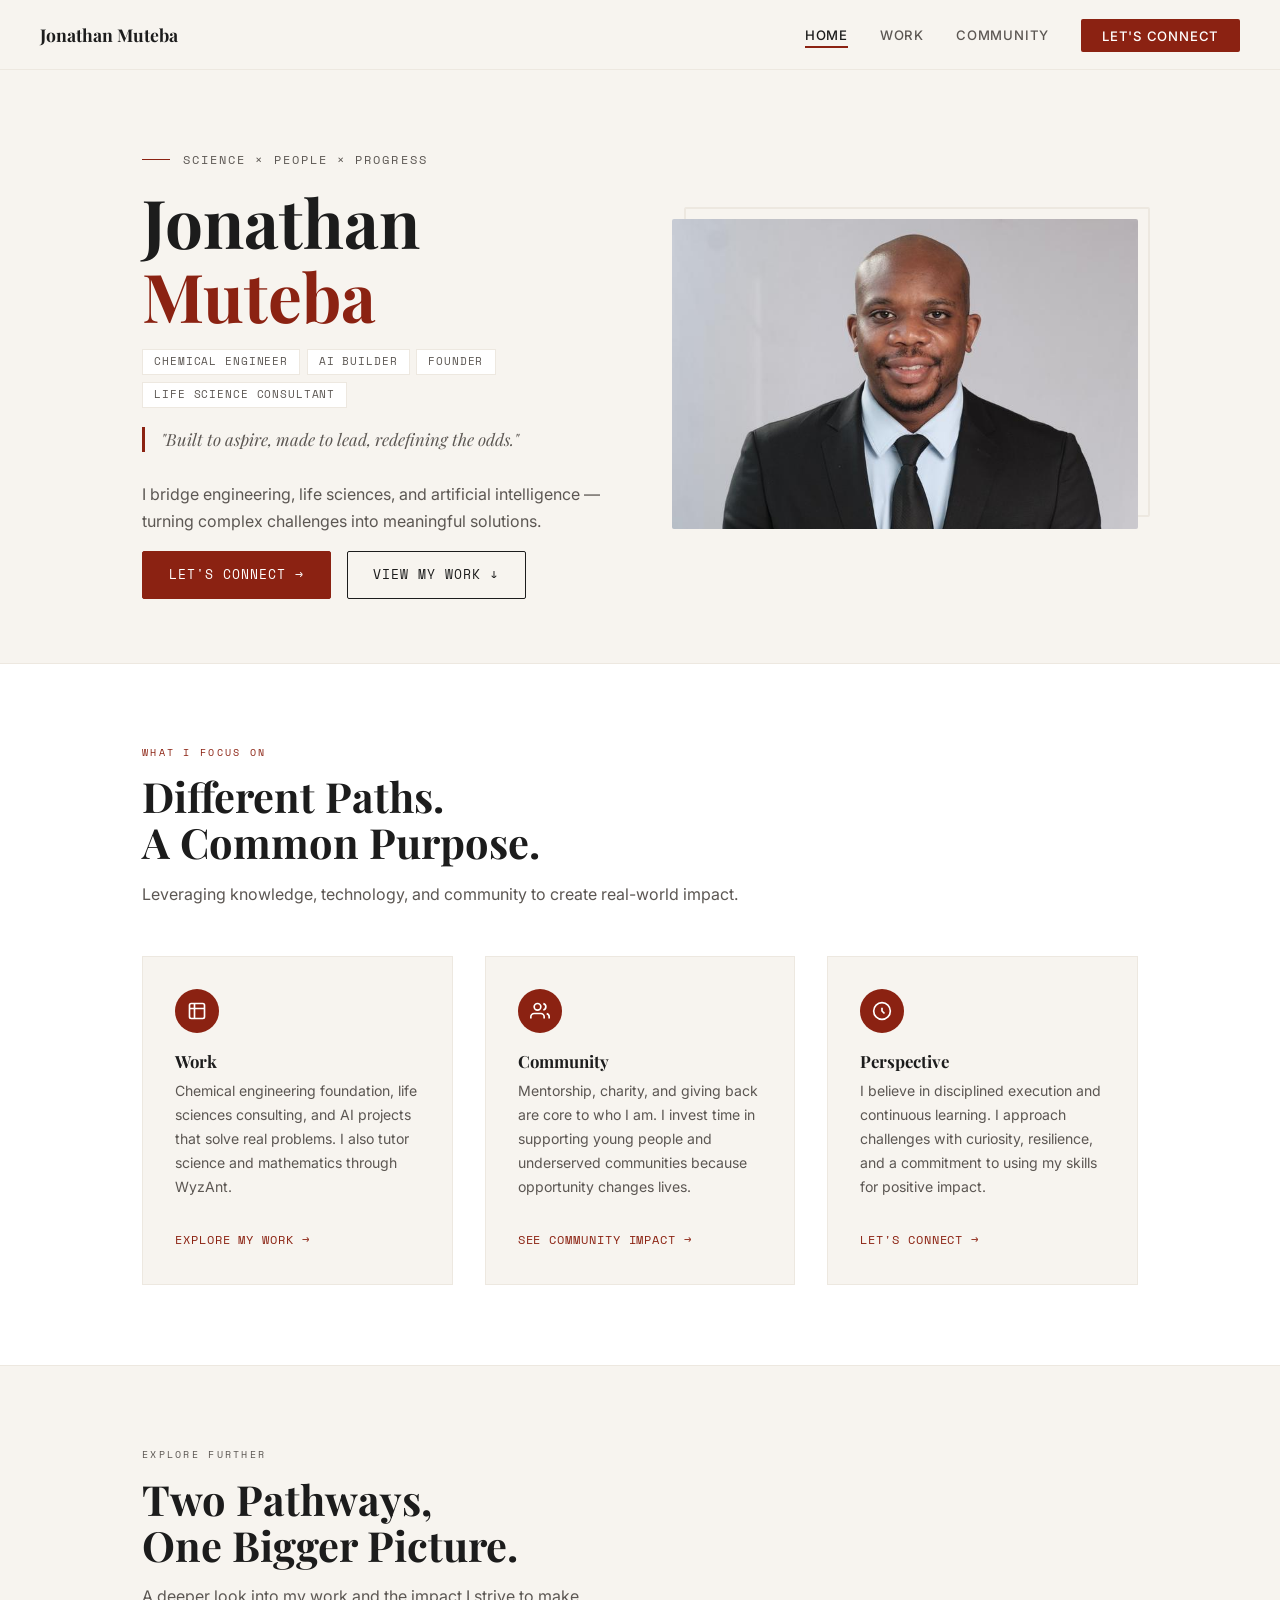
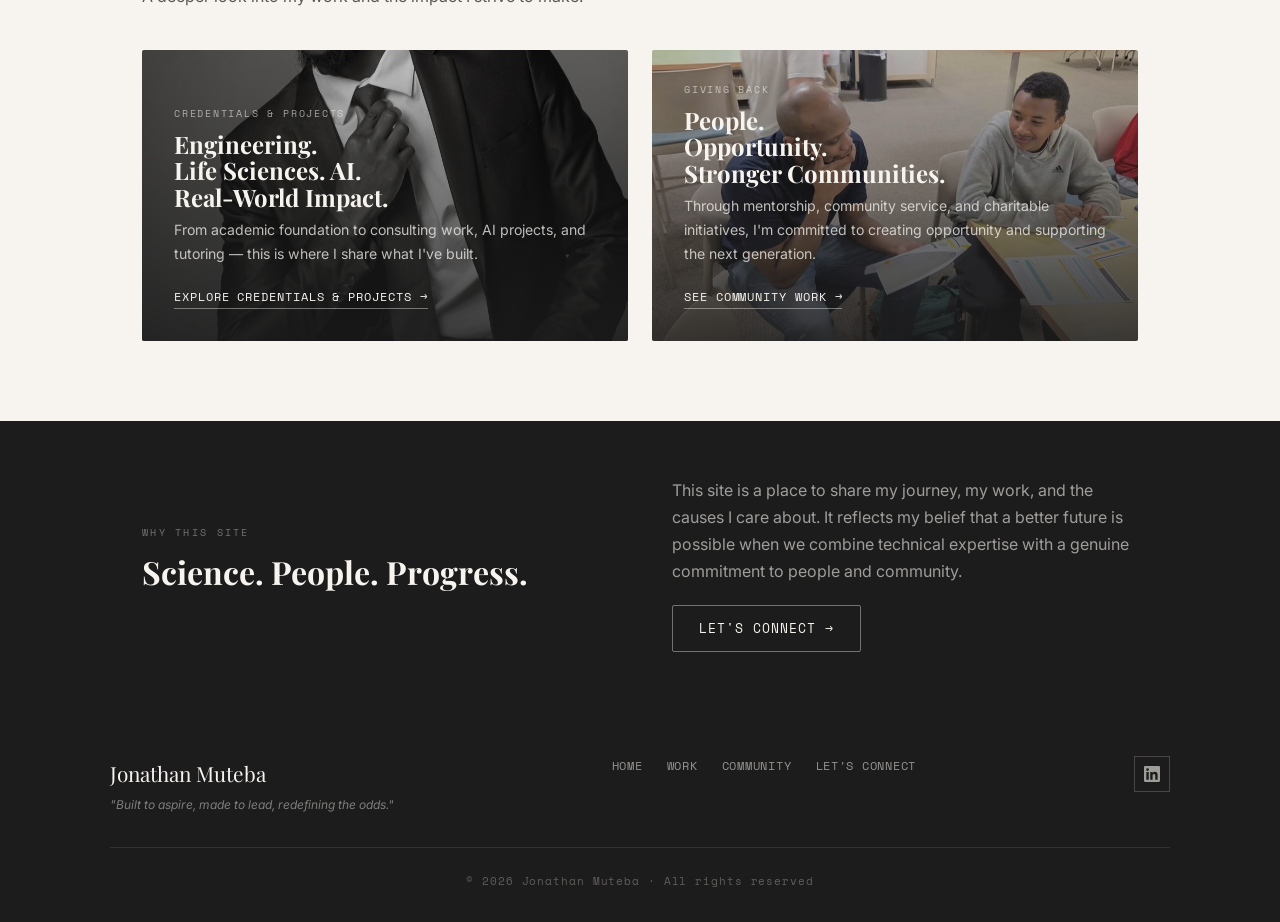
<file: Index.html>
<!DOCTYPE html>
<html lang="en">
<head>
<meta charset="UTF-8">
<meta name="viewport" content="width=device-width, initial-scale=1.0">
<title>Home · Jonathan Muteba</title>
<link href="https://fonts.googleapis.com/css2?family=Playfair+Display:ital,wght@0,400;0,700;0,900;1,400;1,700&family=Inter:wght@300;400;500;600&family=Space+Mono:wght@400;700&display=swap" rel="stylesheet">
<style>*,*::before,*::after{box-sizing:border-box;margin:0;padding:0;}
img{display:block;max-width:100%;}
:root{
  --cream:#F7F4EF;
  --warm:#EDE8E0;
  --charcoal:#1C1C1C;
  --stone:#5C5753;
  --red:#8B2212;
  --red-light:#A0291A;
  --gold:#B8860B;
  --white:#FFFFFF;
  --font-display:'Playfair Display',serif;
  --font-body:'Inter',sans-serif;
  --font-mono:'Space Mono',monospace;
  --nav-h:70px;
  --max:1060px;
}
html{scroll-behavior:smooth;}
body{font-family:var(--font-body);background:var(--cream);color:var(--charcoal);line-height:1.65;overflow-x:hidden;}
a{color:inherit;text-decoration:none;}
h1,h2,h3,h4{font-family:var(--font-display);line-height:1.1;color:var(--charcoal);}
h1{font-size:clamp(2.6rem,6vw,4.2rem);font-weight:700;}
h2{font-size:clamp(1.7rem,3.5vw,2.6rem);font-weight:700;margin-bottom:1rem;}
h3{font-size:1.2rem;font-weight:700;margin-bottom:0.4rem;}
p{color:var(--stone);font-size:1rem;line-height:1.7;margin-bottom:1rem;}
p:last-child{margin-bottom:0;}

/* NAV */
nav{position:fixed;top:0;left:0;right:0;z-index:200;height:var(--nav-h);background:var(--cream);border-bottom:1px solid var(--warm);display:flex;align-items:center;justify-content:space-between;padding:0 2.5rem;}
.nav-brand{font-family:var(--font-display);font-size:1.1rem;color:var(--charcoal);font-weight:700;}
.nav-links{display:flex;align-items:center;gap:2rem;list-style:none;}
.nav-links a{font-size:0.82rem;font-weight:500;letter-spacing:0.06em;text-transform:uppercase;color:var(--stone);transition:color 0.2s;padding-bottom:3px;border-bottom:2px solid transparent;}
.nav-links a:hover,.nav-links a.active{color:var(--charcoal);border-bottom-color:var(--red);}
.nav-cta{background:var(--red)!important;color:var(--white)!important;padding:0.55rem 1.3rem!important;border-bottom:none!important;border-radius:2px;transition:background 0.2s!important;}
.nav-cta:hover{background:var(--red-light)!important;color:var(--white)!important;}
.hamburger{display:none;flex-direction:column;gap:5px;cursor:pointer;background:none;border:none;padding:4px;}
.hamburger span{display:block;width:22px;height:1.5px;background:var(--charcoal);}

/* PAGE WRAP */
.page-wrap{padding-top:var(--nav-h);}
.container{max-width:var(--max);margin:0 auto;padding:0 2rem;}

/* EYEBROW */
.eyebrow{font-family:var(--font-mono);font-size:0.65rem;letter-spacing:0.22em;text-transform:uppercase;color:var(--stone);margin-bottom:0.8rem;display:block;}
.eyebrow-red{color:var(--red);}

/* BUTTONS */
.btn{display:inline-flex;align-items:center;gap:0.5rem;padding:0.75rem 1.6rem;font-size:0.8rem;font-family:var(--font-mono);letter-spacing:0.08em;text-transform:uppercase;cursor:pointer;transition:all 0.2s;border-radius:2px;}
.btn-red{background:var(--red);color:var(--white);border:1px solid var(--red);}
.btn-red:hover{background:var(--red-light);border-color:var(--red-light);}
.btn-outline{background:transparent;color:var(--charcoal);border:1px solid var(--charcoal);}
.btn-outline:hover{background:var(--charcoal);color:var(--cream);}
.btn-outline-red{background:transparent;color:var(--red);border:1px solid var(--red);}
.btn-outline-red:hover{background:var(--red);color:var(--white);}

/* DIVIDER */
.rule{border:none;height:1px;background:var(--warm);margin:0;}
.section{padding:5rem 0;}
.section-sm{padding:3.5rem 0;}

/* FOOTER */
footer{background:var(--charcoal);color:var(--cream);padding:3rem 2.5rem 2rem;}
.footer-inner{max-width:var(--max);margin:0 auto;display:flex;align-items:flex-start;justify-content:space-between;flex-wrap:wrap;gap:2rem;}
.footer-brand{font-family:var(--font-display);font-size:1.3rem;margin-bottom:0.3rem;}
.footer-tagline{font-size:0.75rem;color:rgba(247,244,239,0.45);font-style:italic;}
.footer-links{display:flex;gap:1.5rem;align-items:center;}
.footer-links a{color:rgba(247,244,239,0.55);font-size:0.78rem;font-family:var(--font-mono);letter-spacing:0.06em;text-transform:uppercase;transition:color 0.2s;}
.footer-links a:hover{color:var(--cream);}
.footer-social{display:flex;gap:1rem;}
.footer-social a{display:flex;align-items:center;justify-content:center;width:36px;height:36px;border:1px solid rgba(247,244,239,0.2);color:rgba(247,244,239,0.6);transition:all 0.2s;}
.footer-social a:hover{border-color:var(--cream);color:var(--cream);}
.footer-bottom{max-width:var(--max);margin:2rem auto 0;padding-top:1.5rem;border-top:1px solid rgba(247,244,239,0.1);font-size:0.7rem;color:rgba(247,244,239,0.3);font-family:var(--font-mono);letter-spacing:0.08em;text-align:center;}

/* MOBILE */
@media(max-width:768px){
  nav{padding:0 1.2rem;}
  .nav-links{display:none;flex-direction:column;position:absolute;top:var(--nav-h);left:0;right:0;background:var(--cream);border-bottom:1px solid var(--warm);padding:1.5rem;gap:1rem;align-items:flex-start;}
  .nav-links.open{display:flex;}
  .hamburger{display:flex;}
  .container{padding:0 1.2rem;}
  .section{padding:3.5rem 0;}
  footer{padding:2.5rem 1.2rem 1.5rem;}
}
@media(prefers-reduced-motion:reduce){*,*::before,*::after{animation:none!important;transition:none!important;}}

.hero{display:grid;grid-template-columns:1fr 1fr;gap:4rem;align-items:center;padding:5rem 0 4rem;}
.hero-text .tagline{font-family:var(--font-mono);font-size:0.72rem;letter-spacing:0.18em;text-transform:uppercase;color:var(--stone);margin-bottom:1rem;display:flex;align-items:center;gap:0.8rem;}
.hero-text .tagline::before{content:'';display:block;width:28px;height:1px;background:var(--red);}
.hero-text h1{margin-bottom:0.6rem;}
.hero-text h1 span{color:var(--red);}
.hero-roles{display:flex;flex-wrap:wrap;gap:0.4rem;margin:1rem 0 1.2rem;}
.hero-roles span{font-family:var(--font-mono);font-size:0.68rem;letter-spacing:0.08em;text-transform:uppercase;color:var(--stone);padding:0.2rem 0.7rem;border:1px solid var(--warm);background:var(--white);}
.hero-quote{font-family:var(--font-display);font-size:1.05rem;font-style:italic;color:var(--stone);border-left:3px solid var(--red);padding-left:1rem;margin-bottom:1.8rem;line-height:1.5;}
.hero-btns{display:flex;gap:1rem;flex-wrap:wrap;}
.hero-photo{position:relative;}
.hero-photo img{width:100%;border-radius:2px;object-fit:cover;max-height:520px;}
.hero-photo::before{content:'';position:absolute;top:-12px;right:-12px;bottom:12px;left:12px;border:2px solid var(--warm);border-radius:2px;z-index:-1;}
.focus-section{background:var(--white);padding:5rem 0;}
.focus-grid{display:grid;grid-template-columns:repeat(3,1fr);gap:2rem;margin-top:3rem;}
.focus-card{padding:2rem;border:1px solid var(--warm);background:var(--cream);}
.focus-card .icon{width:44px;height:44px;background:var(--red);border-radius:50%;display:flex;align-items:center;justify-content:center;margin-bottom:1.2rem;}
.focus-card .icon svg{color:var(--white);}
.focus-card h3{font-size:1.05rem;margin-bottom:0.5rem;}
.focus-card p{font-size:0.88rem;}
.focus-card .link{font-family:var(--font-mono);font-size:0.72rem;color:var(--red);text-transform:uppercase;letter-spacing:0.08em;margin-top:1rem;display:inline-flex;align-items:center;gap:0.3rem;}
.focus-card .link:hover{color:var(--red-light);}
.section-cards{display:grid;grid-template-columns:1fr 1fr;gap:1.5rem;margin-top:2.5rem;}
.section-card{position:relative;overflow:hidden;border-radius:2px;min-height:280px;display:flex;align-items:flex-end;}
.section-card img{position:absolute;inset:0;width:100%;height:100%;object-fit:cover;}
.section-card::after{content:'';position:absolute;inset:0;background:linear-gradient(to top,rgba(28,28,28,0.85) 0%,rgba(28,28,28,0.2) 100%);}
.section-card-body{position:relative;z-index:1;padding:2rem;}
.section-card .card-eyebrow{font-family:var(--font-mono);font-size:0.62rem;letter-spacing:0.18em;text-transform:uppercase;color:rgba(247,244,239,0.6);margin-bottom:0.5rem;}
.section-card h3{color:var(--cream);font-size:1.5rem;margin-bottom:0.5rem;}
.section-card p{color:rgba(247,244,239,0.75);font-size:0.88rem;margin-bottom:1rem;}
.section-card .card-link{font-family:var(--font-mono);font-size:0.72rem;color:var(--cream);text-transform:uppercase;letter-spacing:0.08em;display:inline-flex;align-items:center;gap:0.4rem;border-bottom:1px solid rgba(247,244,239,0.4);padding-bottom:2px;}
.bottom-strip{background:var(--charcoal);padding:3.5rem 0;}
.bottom-strip-inner{display:grid;grid-template-columns:1fr 1fr;gap:4rem;align-items:center;}
.bottom-strip h2{color:var(--cream);font-size:clamp(1.4rem,3vw,2rem);}
.bottom-strip p{color:rgba(247,244,239,0.6);margin-bottom:0;}
@media(max-width:768px){
  .hero{grid-template-columns:1fr;gap:2.5rem;padding:3rem 0;}
  .hero-photo{order:-1;}
  .hero-photo::before{display:none;}
  .focus-grid{grid-template-columns:1fr;}
  .section-cards{grid-template-columns:1fr;}
  .bottom-strip-inner{grid-template-columns:1fr;gap:2rem;}
}
</style>
</head>
<body>
<nav>
  <a class="nav-brand" href="index.html">Jonathan Muteba</a>
  <ul class="nav-links" id="navLinks"><li><a href="index.html" class="active">Home</a></li><li><a href="work.html" class="">Work</a></li><li><a href="community.html" class="">Community</a></li><li><a href="connect.html" class="nav-cta ">Let's Connect</a></li></ul>
  <button class="hamburger" id="hamburger" aria-label="Menu"><span></span><span></span><span></span></button>
</nav>
<div class="page-wrap">

<div class="container">
  <div class="hero">
    <div class="hero-text">
      <div class="tagline">Science × People × Progress</div>
      <h1>Jonathan<br><span>Muteba</span></h1>
      <div class="hero-roles">
        <span>Chemical Engineer</span>
        <span>AI Builder</span>
        <span>Founder</span>
        <span>Life Science Consultant</span>
      </div>
      <p class="hero-quote">"Built to aspire, made to lead, redefining the odds."</p>
      <p>I bridge engineering, life sciences, and artificial intelligence — turning complex challenges into meaningful solutions.</p>
      <div class="hero-btns">
        <a href="connect.html" class="btn btn-red">Let's Connect →</a>
        <a href="work.html" class="btn btn-outline">View My Work ↓</a>
      </div>
    </div>
    <div class="hero-photo">
      <img src="[data-uri]" alt="Jonathan Muteba">
    </div>
  </div>
</div>

<hr class="rule">

<section class="focus-section">
  <div class="container">
    <span class="eyebrow eyebrow-red">What I Focus On</span>
    <h2>Different Paths.<br>A Common Purpose.</h2>
    <p>Leveraging knowledge, technology, and community to create real-world impact.</p>
    <div class="focus-grid">
      <div class="focus-card">
        <div class="icon"><svg width="20" height="20" viewBox="0 0 24 24" fill="none" stroke="currentColor" stroke-width="2"><path d="M9 3H5a2 2 0 0 0-2 2v4m6-6h10a2 2 0 0 1 2 2v4M9 3v18m0 0h10a2 2 0 0 0 2-2V9M9 21H5a2 2 0 0 1-2-2V9m0 0h18"/></svg></div>
        <h3>Work</h3>
        <p>Chemical engineering foundation, life sciences consulting, and AI projects that solve real problems. I also tutor science and mathematics through WyzAnt.</p>
        <a href="work.html" class="link">Explore My Work →</a>
      </div>
      <div class="focus-card">
        <div class="icon"><svg width="20" height="20" viewBox="0 0 24 24" fill="none" stroke="currentColor" stroke-width="2"><path d="M17 21v-2a4 4 0 0 0-4-4H5a4 4 0 0 0-4 4v2"/><circle cx="9" cy="7" r="4"/><path d="M23 21v-2a4 4 0 0 0-3-3.87"/><path d="M16 3.13a4 4 0 0 1 0 7.75"/></svg></div>
        <h3>Community</h3>
        <p>Mentorship, charity, and giving back are core to who I am. I invest time in supporting young people and underserved communities because opportunity changes lives.</p>
        <a href="community.html" class="link">See Community Impact →</a>
      </div>
      <div class="focus-card">
        <div class="icon"><svg width="20" height="20" viewBox="0 0 24 24" fill="none" stroke="currentColor" stroke-width="2"><circle cx="12" cy="12" r="10"/><path d="M12 8v4l3 3"/></svg></div>
        <h3>Perspective</h3>
        <p>I believe in disciplined execution and continuous learning. I approach challenges with curiosity, resilience, and a commitment to using my skills for positive impact.</p>
        <a href="connect.html" class="link">Let's Connect →</a>
      </div>
    </div>
  </div>
</section>

<hr class="rule">

<section class="section">
  <div class="container">
    <span class="eyebrow">Explore Further</span>
    <h2>Two Pathways,<br>One Bigger Picture.</h2>
    <p>A deeper look into my work and the impact I strive to make.</p>
    <div class="section-cards">
      <a href="work.html" class="section-card">
        <img src="[data-uri]" alt="Credentials and Projects">
        <div class="section-card-body">
          <div class="card-eyebrow">Credentials & Projects</div>
          <h3>Engineering.<br>Life Sciences. AI.<br>Real-World Impact.</h3>
          <p>From academic foundation to consulting work, AI projects, and tutoring — this is where I share what I've built.</p>
          <span class="card-link">Explore Credentials & Projects →</span>
        </div>
      </a>
      <a href="community.html" class="section-card">
        <img src="[data-uri]" alt="Giving Back">
        <div class="section-card-body">
          <div class="card-eyebrow">Giving Back</div>
          <h3>People.<br>Opportunity.<br>Stronger Communities.</h3>
          <p>Through mentorship, community service, and charitable initiatives, I'm committed to creating opportunity and supporting the next generation.</p>
          <span class="card-link">See Community Work →</span>
        </div>
      </a>
    </div>
  </div>
</section>

<div class="bottom-strip">
  <div class="container">
    <div class="bottom-strip-inner">
      <div>
        <span class="eyebrow" style="color:rgba(247,244,239,0.4);">Why This Site</span>
        <h2>Science. People. Progress.</h2>
      </div>
      <div>
        <p>This site is a place to share my journey, my work, and the causes I care about. It reflects my belief that a better future is possible when we combine technical expertise with a genuine commitment to people and community.</p>
        <a href="connect.html" class="btn btn-outline" style="margin-top:1.2rem;border-color:rgba(247,244,239,0.4);color:var(--cream);">Let's Connect →</a>
      </div>
    </div>
  </div>
</div>
<footer>
  <div class="footer-inner">
    <div>
      <div class="footer-brand">Jonathan Muteba</div>
      <div class="footer-tagline">"Built to aspire, made to lead, redefining the odds."</div>
    </div>
    <div class="footer-links">
      <a href="index.html">Home</a>
      <a href="work.html">Work</a>
      <a href="community.html">Community</a>
      <a href="connect.html">Let's Connect</a>
    </div>
    <div class="footer-social">
      <a href="https://linkedin.com/in/jonathanmuteba" target="_blank" rel="noopener" aria-label="LinkedIn">
        <svg width="16" height="16" viewBox="0 0 24 24" fill="currentColor"><path d="M20.447 20.452h-3.554v-5.569c0-1.328-.027-3.037-1.852-3.037-1.853 0-2.136 1.445-2.136 2.939v5.667H9.351V9h3.414v1.561h.046c.477-.9 1.637-1.85 3.37-1.85 3.601 0 4.267 2.37 4.267 5.455v6.286zM5.337 7.433a2.062 2.062 0 0 1-2.063-2.065 2.064 2.064 0 1 1 2.063 2.065zm1.782 13.019H3.555V9h3.564v11.452zM22.225 0H1.771C.792 0 0 .774 0 1.729v20.542C0 23.227.792 24 1.771 24h20.451C23.2 24 24 23.227 24 22.271V1.729C24 .774 23.2 0 22.222 0h.003z"/></svg>
      </a>
      
    </div>
  </div>
  <div class="footer-bottom">© 2026 Jonathan Muteba · All rights reserved</div>
</footer>
</div>

<script>
function initPage(){
  var h=document.getElementById('hamburger');
  var n=document.getElementById('navLinks');
  if(h&&n){h.addEventListener('click',function(){n.classList.toggle('open');});n.querySelectorAll('a').forEach(function(a){a.addEventListener('click',function(){n.classList.remove('open');});});}
}
initPage();</script>
</body>
</html>
</file>
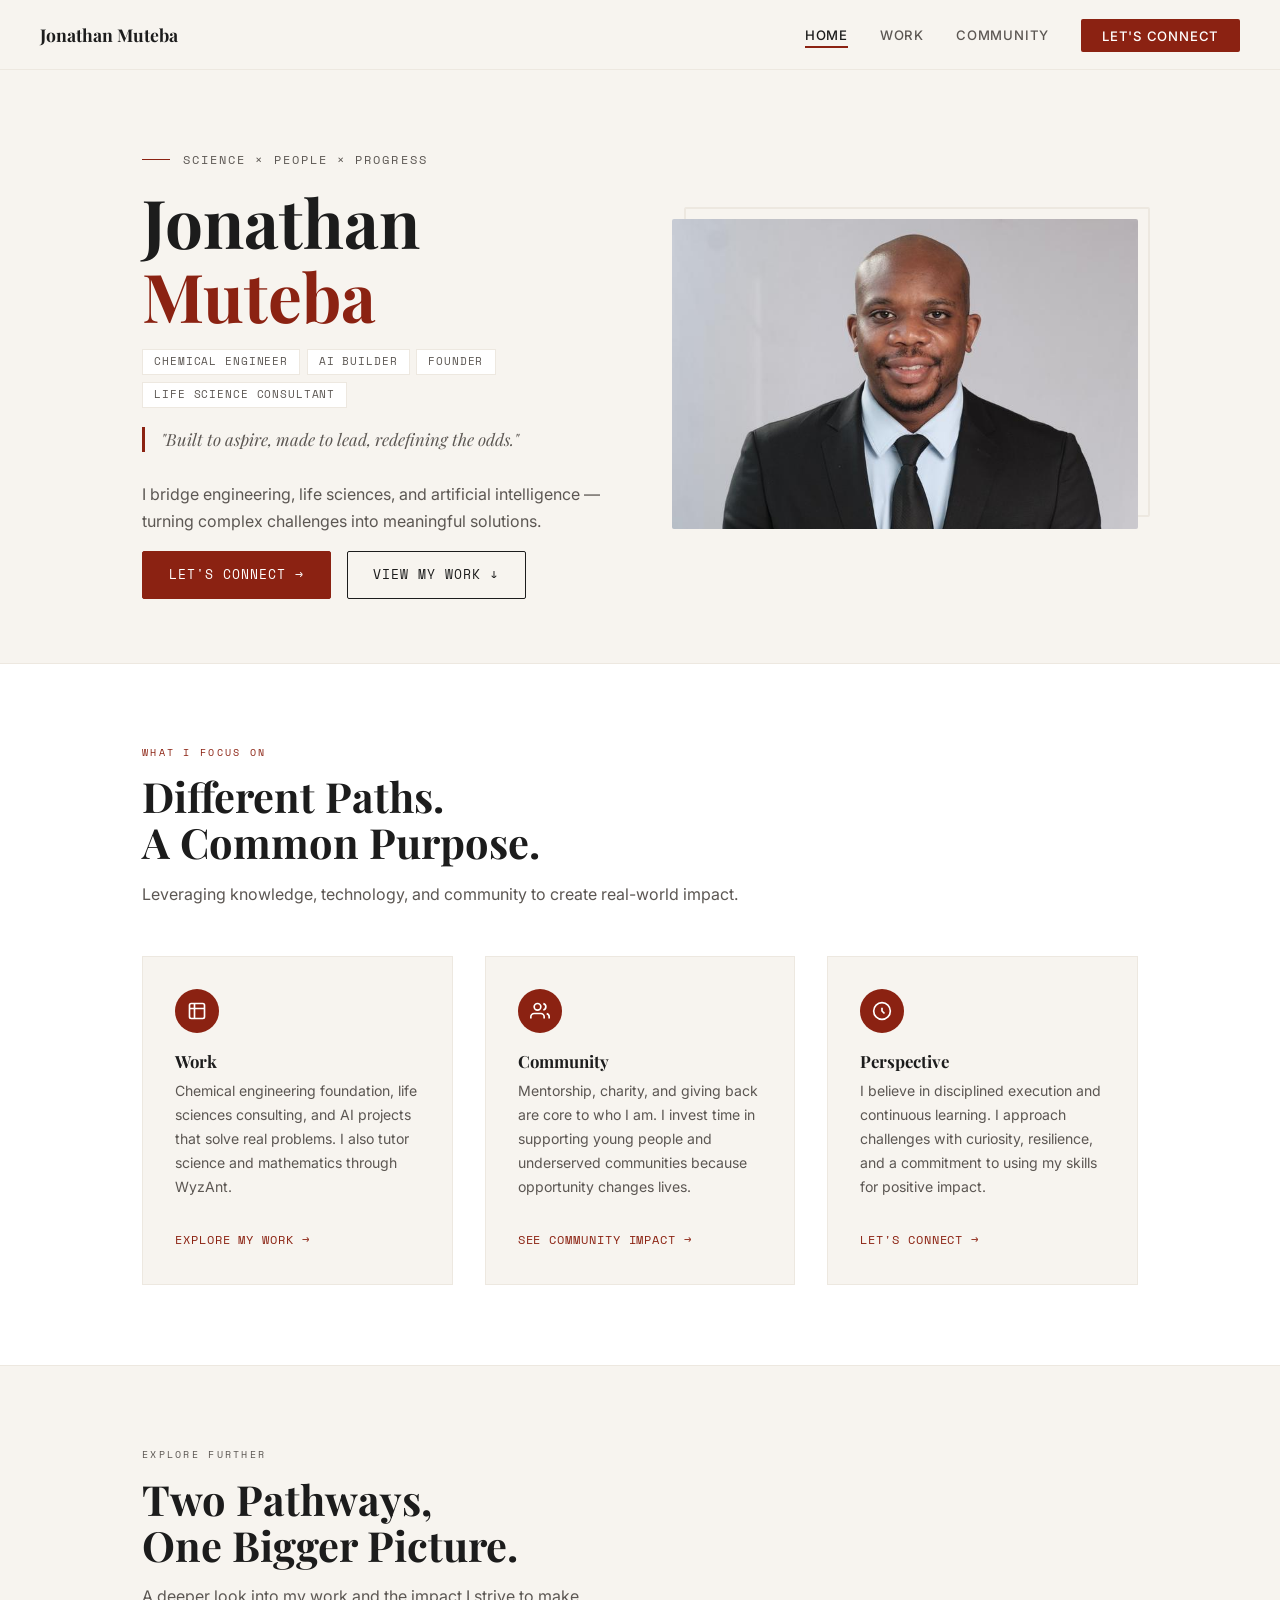
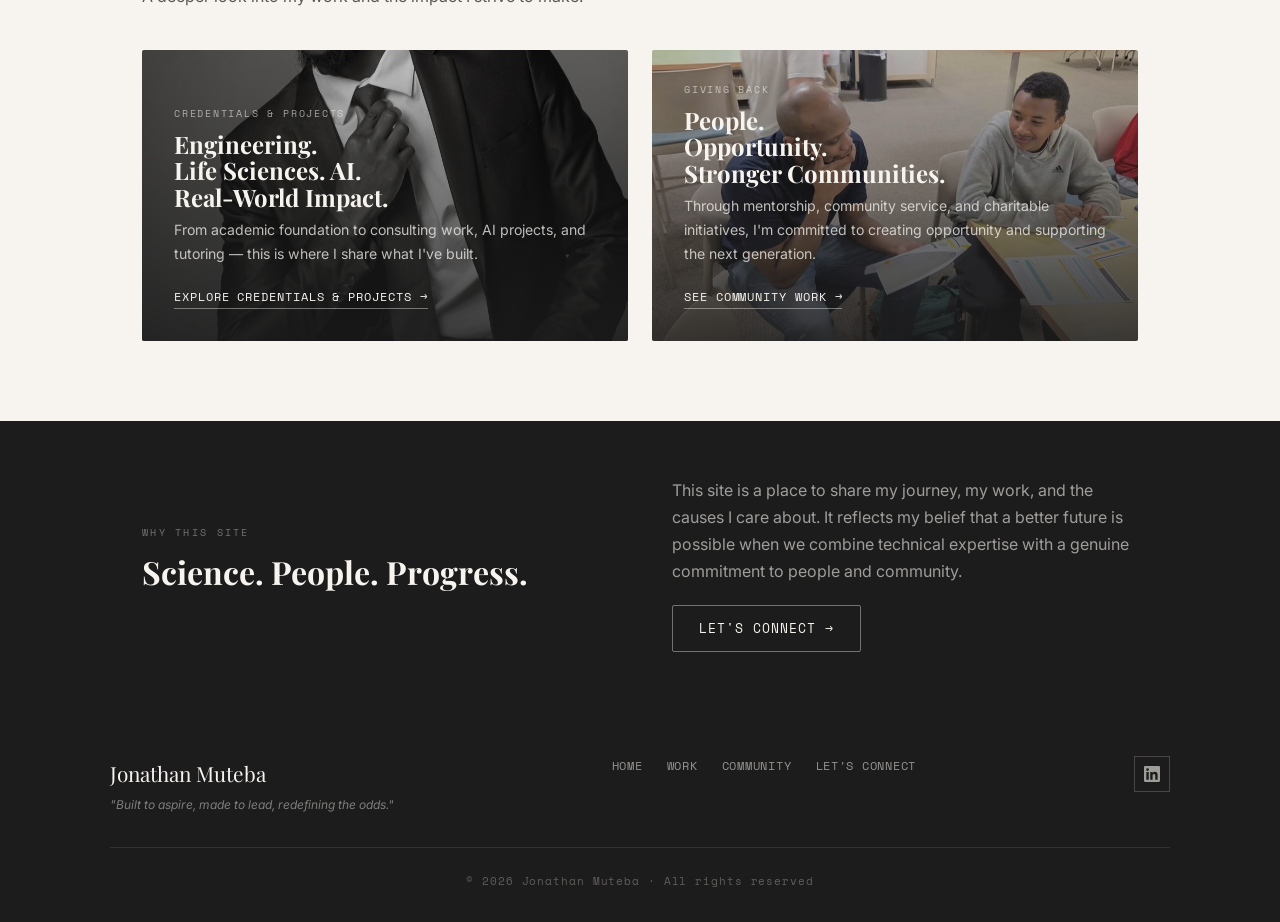
<file: index.html>
<!DOCTYPE html>
<html lang="en">
<head>
<meta charset="UTF-8">
<meta name="viewport" content="width=device-width, initial-scale=1.0">
<title>Home · Jonathan Muteba</title>
<link href="https://fonts.googleapis.com/css2?family=Playfair+Display:ital,wght@0,400;0,700;0,900;1,400;1,700&family=Inter:wght@300;400;500;600&family=Space+Mono:wght@400;700&display=swap" rel="stylesheet">
<style>*,*::before,*::after{box-sizing:border-box;margin:0;padding:0;}
img{display:block;max-width:100%;}
:root{
  --cream:#F7F4EF;
  --warm:#EDE8E0;
  --charcoal:#1C1C1C;
  --stone:#5C5753;
  --red:#8B2212;
  --red-light:#A0291A;
  --gold:#B8860B;
  --white:#FFFFFF;
  --font-display:'Playfair Display',serif;
  --font-body:'Inter',sans-serif;
  --font-mono:'Space Mono',monospace;
  --nav-h:70px;
  --max:1060px;
}
html{scroll-behavior:smooth;overflow-x:hidden;}body{overflow-x:hidden;}
body{font-family:var(--font-body);background:var(--cream);color:var(--charcoal);line-height:1.65;overflow-x:hidden;}
a{color:inherit;text-decoration:none;}
h1,h2,h3,h4{font-family:var(--font-display);line-height:1.1;color:var(--charcoal);}
h1{font-size:clamp(2.6rem,6vw,4.2rem);font-weight:700;}
h2{font-size:clamp(1.7rem,3.5vw,2.6rem);font-weight:700;margin-bottom:1rem;}
h3{font-size:1.2rem;font-weight:700;margin-bottom:0.4rem;}
p{color:var(--stone);font-size:1rem;line-height:1.7;margin-bottom:1rem;}
p:last-child{margin-bottom:0;}

/* NAV */
nav{position:fixed;top:0;left:0;right:0;z-index:200;height:var(--nav-h);background:var(--cream);border-bottom:1px solid var(--warm);display:flex;align-items:center;justify-content:space-between;padding:0 2.5rem;max-width:100%;overflow:hidden;}
.nav-brand{font-family:var(--font-display);font-size:1.1rem;color:var(--charcoal);font-weight:700;}
.nav-links{display:flex;align-items:center;gap:2rem;list-style:none;}
.nav-links a{font-size:0.82rem;font-weight:500;letter-spacing:0.06em;text-transform:uppercase;color:var(--stone);transition:color 0.2s;padding-bottom:3px;border-bottom:2px solid transparent;}
.nav-links a:hover,.nav-links a.active{color:var(--charcoal);border-bottom-color:var(--red);}
.nav-cta{background:var(--red)!important;color:var(--white)!important;padding:0.55rem 1.3rem!important;border-bottom:none!important;border-radius:2px;transition:background 0.2s!important;}
.nav-cta:hover{background:var(--red-light)!important;color:var(--white)!important;}
.hamburger{display:none;}
.hamburger span{display:block;width:22px;height:1.5px;background:var(--charcoal);}

/* PAGE WRAP */
.page-wrap{padding-top:var(--nav-h);}
.container{max-width:var(--max);margin:0 auto;padding:0 2rem;}

/* EYEBROW */
.eyebrow{font-family:var(--font-mono);font-size:0.65rem;letter-spacing:0.22em;text-transform:uppercase;color:var(--stone);margin-bottom:0.8rem;display:block;}
.eyebrow-red{color:var(--red);}

/* BUTTONS */
.btn{display:inline-flex;align-items:center;gap:0.5rem;padding:0.75rem 1.6rem;font-size:0.8rem;font-family:var(--font-mono);letter-spacing:0.08em;text-transform:uppercase;cursor:pointer;transition:all 0.2s;border-radius:2px;}
.btn-red{background:var(--red);color:var(--white);border:1px solid var(--red);}
.btn-red:hover{background:var(--red-light);border-color:var(--red-light);}
.btn-outline{background:transparent;color:var(--charcoal);border:1px solid var(--charcoal);}
.btn-outline:hover{background:var(--charcoal);color:var(--cream);}
.btn-outline-red{background:transparent;color:var(--red);border:1px solid var(--red);}
.btn-outline-red:hover{background:var(--red);color:var(--white);}

/* DIVIDER */
.rule{border:none;height:1px;background:var(--warm);margin:0;}
.section{padding:5rem 0;}
.section-sm{padding:3.5rem 0;}

/* FOOTER */
footer{background:var(--charcoal);color:var(--cream);padding:3rem 2.5rem 2rem;}
.footer-inner{max-width:var(--max);margin:0 auto;display:flex;align-items:flex-start;justify-content:space-between;flex-wrap:wrap;gap:2rem;}
.footer-brand{font-family:var(--font-display);font-size:1.3rem;margin-bottom:0.3rem;}
.footer-tagline{font-size:0.75rem;color:rgba(247,244,239,0.45);font-style:italic;}
.footer-links{display:flex;gap:1.5rem;align-items:center;}
.footer-links a{color:rgba(247,244,239,0.55);font-size:0.78rem;font-family:var(--font-mono);letter-spacing:0.06em;text-transform:uppercase;transition:color 0.2s;}
.footer-links a:hover{color:var(--cream);}
.footer-social{display:flex;gap:1rem;}
.footer-social a{display:flex;align-items:center;justify-content:center;width:36px;height:36px;border:1px solid rgba(247,244,239,0.2);color:rgba(247,244,239,0.6);transition:all 0.2s;}
.footer-social a:hover{border-color:var(--cream);color:var(--cream);}
.footer-bottom{max-width:var(--max);margin:2rem auto 0;padding-top:1.5rem;border-top:1px solid rgba(247,244,239,0.1);font-size:0.7rem;color:rgba(247,244,239,0.3);font-family:var(--font-mono);letter-spacing:0.08em;text-align:center;}

/* MOBILE */



.hero{display:grid;grid-template-columns:1fr 1fr;gap:4rem;align-items:center;padding:5rem 0 4rem;}
.hero-text .tagline{font-family:var(--font-mono);font-size:0.72rem;letter-spacing:0.18em;text-transform:uppercase;color:var(--stone);margin-bottom:1rem;display:flex;align-items:center;gap:0.8rem;}
.hero-text .tagline::before{content:'';display:block;width:28px;height:1px;background:var(--red);}
.hero-text h1{margin-bottom:0.6rem;}
.hero-text h1 span{color:var(--red);}
.hero-roles{display:flex;flex-wrap:wrap;gap:0.4rem;margin:1rem 0 1.2rem;}
.hero-roles span{font-family:var(--font-mono);font-size:0.68rem;letter-spacing:0.08em;text-transform:uppercase;color:var(--stone);padding:0.2rem 0.7rem;border:1px solid var(--warm);background:var(--white);}
.hero-quote{font-family:var(--font-display);font-size:1.05rem;font-style:italic;color:var(--stone);border-left:3px solid var(--red);padding-left:1rem;margin-bottom:1.8rem;line-height:1.5;}
.hero-btns{display:flex;gap:1rem;flex-wrap:wrap;}
.hero-photo{position:relative;}
.hero-photo img{width:100%;border-radius:2px;object-fit:cover;max-height:520px;}
.hero-photo::before{content:'';position:absolute;top:-12px;right:-12px;bottom:12px;left:12px;border:2px solid var(--warm);border-radius:2px;z-index:-1;}
.focus-section{background:var(--white);padding:5rem 0;}
.focus-grid{display:grid;grid-template-columns:repeat(3,1fr);gap:2rem;margin-top:3rem;}
.focus-card{padding:2rem;border:1px solid var(--warm);background:var(--cream);}
.focus-card .icon{width:44px;height:44px;background:var(--red);border-radius:50%;display:flex;align-items:center;justify-content:center;margin-bottom:1.2rem;}
.focus-card .icon svg{color:var(--white);}
.focus-card h3{font-size:1.05rem;margin-bottom:0.5rem;}
.focus-card p{font-size:0.88rem;}
.focus-card .link{font-family:var(--font-mono);font-size:0.72rem;color:var(--red);text-transform:uppercase;letter-spacing:0.08em;margin-top:1rem;display:inline-flex;align-items:center;gap:0.3rem;}
.focus-card .link:hover{color:var(--red-light);}
.section-cards{display:grid;grid-template-columns:1fr 1fr;gap:1.5rem;margin-top:2.5rem;}
.section-card{position:relative;overflow:hidden;border-radius:2px;min-height:280px;display:flex;align-items:flex-end;}
.section-card img{position:absolute;inset:0;width:100%;height:100%;object-fit:cover;}
.section-card::after{content:'';position:absolute;inset:0;background:linear-gradient(to top,rgba(28,28,28,0.85) 0%,rgba(28,28,28,0.2) 100%);}
.section-card-body{position:relative;z-index:1;padding:2rem;}
.section-card .card-eyebrow{font-family:var(--font-mono);font-size:0.62rem;letter-spacing:0.18em;text-transform:uppercase;color:rgba(247,244,239,0.6);margin-bottom:0.5rem;}
.section-card h3{color:var(--cream);font-size:1.5rem;margin-bottom:0.5rem;}
.section-card p{color:rgba(247,244,239,0.75);font-size:0.88rem;margin-bottom:1rem;}
.section-card .card-link{font-family:var(--font-mono);font-size:0.72rem;color:var(--cream);text-transform:uppercase;letter-spacing:0.08em;display:inline-flex;align-items:center;gap:0.4rem;border-bottom:1px solid rgba(247,244,239,0.4);padding-bottom:2px;}
.bottom-strip{background:var(--charcoal);padding:3.5rem 0;}
.bottom-strip-inner{display:grid;grid-template-columns:1fr 1fr;gap:4rem;align-items:center;}
.bottom-strip h2{color:var(--cream);font-size:clamp(1.4rem,3vw,2rem);}
.bottom-strip p{color:rgba(247,244,239,0.6);margin-bottom:0;}


@media(max-width:768px){
  /* NAV */
  nav{padding:0 1.2rem;} nav{height:auto;min-height:var(--nav-h);align-items:flex-start;padding-top:0.6rem;padding-bottom:0.6rem;flex-wrap:wrap;} nav{font-size:0.78rem;} .nav-links{gap:0.4rem 0.8rem;} .nav-cta{padding:0.4rem 0.8rem!important;}
  .nav-links{display:flex;flex-wrap:wrap;gap:0.5rem 1rem;justify-content:flex-end;padding:0;}
  /* LAYOUT */
  .container{padding:0 1.2rem;}
  .section{padding:3.5rem 0;}
  footer{padding:2.5rem 1.2rem 1.5rem;}
  /* HOME */
  .hero{grid-template-columns:1fr;gap:2.5rem;padding:3rem 0;}
  .hero-photo{order:-1;}
  .hero-photo::before{display:none;}
  .focus-grid{grid-template-columns:1fr;}
  .section-cards{grid-template-columns:1fr;}
  .bottom-strip-inner{grid-template-columns:1fr;gap:2rem;}
  /* WORK */
  .page-hero-grid{grid-template-columns:1fr;}
  .page-hero-aside{display:none;}
  .glance-grid{grid-template-columns:1fr 1fr;}
  .work-cards{grid-template-columns:1fr;}
  /* TIMELINE — stack vertically */
  .tl-wrap{overflow-x:hidden;}
  .tl-grid{display:flex;flex-direction:column;gap:0;}
  .tl-grid::before{display:none;}
  .tl-item{display:grid;grid-template-columns:auto 1fr;gap:0 1rem;align-items:start;padding-bottom:1.5rem;position:relative;text-align:left;}
  .tl-item:not(:last-child)::after{content:'';position:absolute;left:9px;top:20px;bottom:0;width:2px;background:var(--red);opacity:0.25;}
  .tl-dot{margin:4px 0 0 0;}
  .tl-card{width:100%;text-align:left;}
  .tl-card{flex-direction:column;min-height:auto;}
  .tl-logo{width:60px;height:60px;margin-left:0;margin-right:0.5rem;align-self:flex-start;}
  .tl-text{margin-left:0;padding:0.5rem 0;}
  /* COMMUNITY */
  .comm-hero-grid{grid-template-columns:1fr;}
  .comm-hero-img{display:none;}
  .comm-grid{grid-template-columns:1fr 1fr;}
  .comm-row2{grid-template-columns:1fr;}
  .impact-vals{grid-template-columns:repeat(2,1fr);}
  .closing-strip{grid-template-columns:1fr;}
  .closing-img{height:200px;}
  /* CONNECT */
  .connect-grid{grid-template-columns:1fr;gap:2.5rem;}
}
@media(max-width:480px){
  .glance-grid{grid-template-columns:1fr;}
  .comm-grid{grid-template-columns:1fr;}
  .impact-vals{grid-template-columns:1fr 1fr;}
}
</style>
</head>
<body>
<nav>
  <a class="nav-brand" href="index.html">Jonathan Muteba</a>
  <ul class="nav-links" id="navLinks"><li><a href="index.html" class="active">Home</a></li><li><a href="work.html" class="">Work</a></li><li><a href="community.html" class="">Community</a></li><li><a href="connect.html" class="nav-cta ">Let's Connect</a></li></ul>
</nav>
<div class="page-wrap">

<div class="container">
  <div class="hero">
    <div class="hero-text">
      <div class="tagline">Science × People × Progress</div>
      <h1>Jonathan<br><span>Muteba</span></h1>
      <div class="hero-roles">
        <span>Chemical Engineer</span>
        <span>AI Builder</span>
        <span>Founder</span>
        <span>Life Science Consultant</span>
      </div>
      <p class="hero-quote">"Built to aspire, made to lead, redefining the odds."</p>
      <p>I bridge engineering, life sciences, and artificial intelligence — turning complex challenges into meaningful solutions.</p>
      <div class="hero-btns">
        <a href="connect.html" class="btn btn-red">Let's Connect →</a>
        <a href="work.html" class="btn btn-outline">View My Work ↓</a>
      </div>
    </div>
    <div class="hero-photo">
      <img src="[data-uri]" alt="Jonathan Muteba">
    </div>
  </div>
</div>

<hr class="rule">

<section class="focus-section">
  <div class="container">
    <span class="eyebrow eyebrow-red">What I Focus On</span>
    <h2>Different Paths.<br>A Common Purpose.</h2>
    <p>Leveraging knowledge, technology, and community to create real-world impact.</p>
    <div class="focus-grid">
      <div class="focus-card">
        <div class="icon"><svg width="20" height="20" viewBox="0 0 24 24" fill="none" stroke="currentColor" stroke-width="2"><path d="M9 3H5a2 2 0 0 0-2 2v4m6-6h10a2 2 0 0 1 2 2v4M9 3v18m0 0h10a2 2 0 0 0 2-2V9M9 21H5a2 2 0 0 1-2-2V9m0 0h18"/></svg></div>
        <h3>Work</h3>
        <p>Chemical engineering foundation, life sciences consulting, and AI projects that solve real problems. I also tutor science and mathematics through WyzAnt.</p>
        <a href="work.html" class="link">Explore My Work →</a>
      </div>
      <div class="focus-card">
        <div class="icon"><svg width="20" height="20" viewBox="0 0 24 24" fill="none" stroke="currentColor" stroke-width="2"><path d="M17 21v-2a4 4 0 0 0-4-4H5a4 4 0 0 0-4 4v2"/><circle cx="9" cy="7" r="4"/><path d="M23 21v-2a4 4 0 0 0-3-3.87"/><path d="M16 3.13a4 4 0 0 1 0 7.75"/></svg></div>
        <h3>Community</h3>
        <p>Mentorship, charity, and giving back are core to who I am. I invest time in supporting young people and underserved communities because opportunity changes lives.</p>
        <a href="community.html" class="link">See Community Impact →</a>
      </div>
      <div class="focus-card">
        <div class="icon"><svg width="20" height="20" viewBox="0 0 24 24" fill="none" stroke="currentColor" stroke-width="2"><circle cx="12" cy="12" r="10"/><path d="M12 8v4l3 3"/></svg></div>
        <h3>Perspective</h3>
        <p>I believe in disciplined execution and continuous learning. I approach challenges with curiosity, resilience, and a commitment to using my skills for positive impact.</p>
        <a href="connect.html" class="link">Let's Connect →</a>
      </div>
    </div>
  </div>
</section>

<hr class="rule">

<section class="section">
  <div class="container">
    <span class="eyebrow">Explore Further</span>
    <h2>Two Pathways,<br>One Bigger Picture.</h2>
    <p>A deeper look into my work and the impact I strive to make.</p>
    <div class="section-cards">
      <a href="work.html" class="section-card">
        <img src="[data-uri]" alt="Credentials and Projects">
        <div class="section-card-body">
          <div class="card-eyebrow">Credentials & Projects</div>
          <h3>Engineering.<br>Life Sciences. AI.<br>Real-World Impact.</h3>
          <p>From academic foundation to consulting work, AI projects, and tutoring — this is where I share what I've built.</p>
          <span class="card-link">Explore Credentials & Projects →</span>
        </div>
      </a>
      <a href="community.html" class="section-card">
        <img src="[data-uri]" alt="Giving Back">
        <div class="section-card-body">
          <div class="card-eyebrow">Giving Back</div>
          <h3>People.<br>Opportunity.<br>Stronger Communities.</h3>
          <p>Through mentorship, community service, and charitable initiatives, I'm committed to creating opportunity and supporting the next generation.</p>
          <span class="card-link">See Community Work →</span>
        </div>
      </a>
    </div>
  </div>
</section>

<div class="bottom-strip">
  <div class="container">
    <div class="bottom-strip-inner">
      <div>
        <span class="eyebrow" style="color:rgba(247,244,239,0.4);">Why This Site</span>
        <h2>Science. People. Progress.</h2>
      </div>
      <div>
        <p>This site is a place to share my journey, my work, and the causes I care about. It reflects my belief that a better future is possible when we combine technical expertise with a genuine commitment to people and community.</p>
        <a href="connect.html" class="btn btn-outline" style="margin-top:1.2rem;border-color:rgba(247,244,239,0.4);color:var(--cream);">Let's Connect →</a>
      </div>
    </div>
  </div>
</div>
<footer>
  <div class="footer-inner">
    <div>
      <div class="footer-brand">Jonathan Muteba</div>
      <div class="footer-tagline">"Built to aspire, made to lead, redefining the odds."</div>
    </div>
    <div class="footer-links">
      <a href="index.html">Home</a>
      <a href="work.html">Work</a>
      <a href="community.html">Community</a>
      <a href="connect.html">Let's Connect</a>
    </div>
    <div class="footer-social">
      <a href="https://linkedin.com/in/jonathanmuteba" target="_blank" rel="noopener" aria-label="LinkedIn">
        <svg width="16" height="16" viewBox="0 0 24 24" fill="currentColor"><path d="M20.447 20.452h-3.554v-5.569c0-1.328-.027-3.037-1.852-3.037-1.853 0-2.136 1.445-2.136 2.939v5.667H9.351V9h3.414v1.561h.046c.477-.9 1.637-1.85 3.37-1.85 3.601 0 4.267 2.37 4.267 5.455v6.286zM5.337 7.433a2.062 2.062 0 0 1-2.063-2.065 2.064 2.064 0 1 1 2.063 2.065zm1.782 13.019H3.555V9h3.564v11.452zM22.225 0H1.771C.792 0 0 .774 0 1.729v20.542C0 23.227.792 24 1.771 24h20.451C23.2 24 24 23.227 24 22.271V1.729C24 .774 23.2 0 22.222 0h.003z"/></svg>
      </a>
      
    </div>
  </div>
  <div class="footer-bottom">© 2026 Jonathan Muteba · All rights reserved</div>
</footer>
</div>

<script>
function initPage(){
  var h=document.getElementById('hamburger');
  var n=document.getElementById('navLinks');
  if(h&&n){h.addEventListener('click',function(){n.classList.toggle('open');});n.querySelectorAll('a').forEach(function(a){a.addEventListener('click',function(){n.classList.remove('open');});});}
}
document.addEventListener("DOMContentLoaded",function(){initPage();});</script>
</body>
</html>
</file>
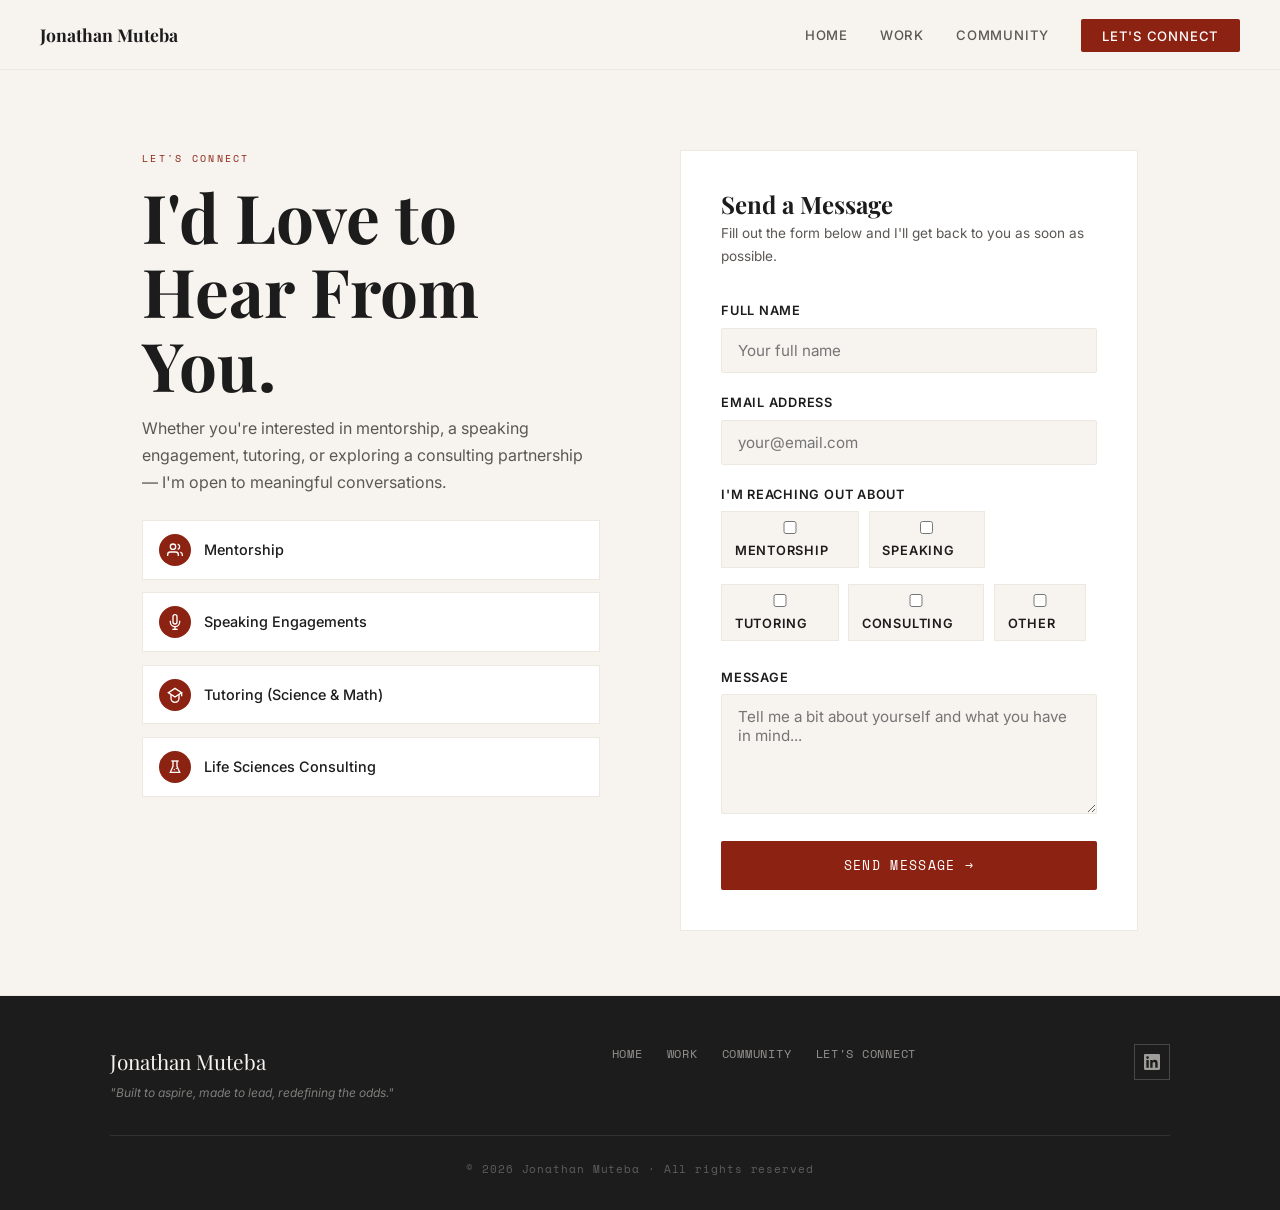
<file: Connect.html>
<!DOCTYPE html>
<html lang="en">
<head>
<meta charset="UTF-8"><meta name="viewport" content="width=device-width, initial-scale=1.0">
<title>Let's Connect · Jonathan Muteba</title>
<link href="https://fonts.googleapis.com/css2?family=Playfair+Display:ital,wght@0,400;0,700;0,900;1,400;1,700&family=Inter:wght@300;400;500;600&family=Space+Mono:wght@400;700&display=swap" rel="stylesheet">
<style>*,*::before,*::after{box-sizing:border-box;margin:0;padding:0;}
img{display:block;max-width:100%;}
:root{
  --cream:#F7F4EF;
  --warm:#EDE8E0;
  --charcoal:#1C1C1C;
  --stone:#5C5753;
  --red:#8B2212;
  --red-light:#A0291A;
  --gold:#B8860B;
  --white:#FFFFFF;
  --font-display:'Playfair Display',serif;
  --font-body:'Inter',sans-serif;
  --font-mono:'Space Mono',monospace;
  --nav-h:70px;
  --max:1060px;
}
html{scroll-behavior:smooth;}
body{font-family:var(--font-body);background:var(--cream);color:var(--charcoal);line-height:1.65;overflow-x:hidden;}
a{color:inherit;text-decoration:none;}
h1,h2,h3,h4{font-family:var(--font-display);line-height:1.1;color:var(--charcoal);}
h1{font-size:clamp(2.6rem,6vw,4.2rem);font-weight:700;}
h2{font-size:clamp(1.7rem,3.5vw,2.6rem);font-weight:700;margin-bottom:1rem;}
h3{font-size:1.2rem;font-weight:700;margin-bottom:0.4rem;}
p{color:var(--stone);font-size:1rem;line-height:1.7;margin-bottom:1rem;}
p:last-child{margin-bottom:0;}

/* NAV */
nav{position:fixed;top:0;left:0;right:0;z-index:200;height:var(--nav-h);background:var(--cream);border-bottom:1px solid var(--warm);display:flex;align-items:center;justify-content:space-between;padding:0 2.5rem;}
.nav-brand{font-family:var(--font-display);font-size:1.1rem;color:var(--charcoal);font-weight:700;}
.nav-links{display:flex;align-items:center;gap:2rem;list-style:none;}
.nav-links a{font-size:0.82rem;font-weight:500;letter-spacing:0.06em;text-transform:uppercase;color:var(--stone);transition:color 0.2s;padding-bottom:3px;border-bottom:2px solid transparent;}
.nav-links a:hover,.nav-links a.active{color:var(--charcoal);border-bottom-color:var(--red);}
.nav-cta{background:var(--red)!important;color:var(--white)!important;padding:0.55rem 1.3rem!important;border-bottom:none!important;border-radius:2px;transition:background 0.2s!important;}
.nav-cta:hover{background:var(--red-light)!important;color:var(--white)!important;}
.hamburger{display:none;flex-direction:column;gap:5px;cursor:pointer;background:none;border:none;padding:4px;}
.hamburger span{display:block;width:22px;height:1.5px;background:var(--charcoal);}

/* PAGE WRAP */
.page-wrap{padding-top:var(--nav-h);}
.container{max-width:var(--max);margin:0 auto;padding:0 2rem;}

/* EYEBROW */
.eyebrow{font-family:var(--font-mono);font-size:0.65rem;letter-spacing:0.22em;text-transform:uppercase;color:var(--stone);margin-bottom:0.8rem;display:block;}
.eyebrow-red{color:var(--red);}

/* BUTTONS */
.btn{display:inline-flex;align-items:center;gap:0.5rem;padding:0.75rem 1.6rem;font-size:0.8rem;font-family:var(--font-mono);letter-spacing:0.08em;text-transform:uppercase;cursor:pointer;transition:all 0.2s;border-radius:2px;}
.btn-red{background:var(--red);color:var(--white);border:1px solid var(--red);}
.btn-red:hover{background:var(--red-light);border-color:var(--red-light);}
.btn-outline{background:transparent;color:var(--charcoal);border:1px solid var(--charcoal);}
.btn-outline:hover{background:var(--charcoal);color:var(--cream);}
.btn-outline-red{background:transparent;color:var(--red);border:1px solid var(--red);}
.btn-outline-red:hover{background:var(--red);color:var(--white);}

/* DIVIDER */
.rule{border:none;height:1px;background:var(--warm);margin:0;}
.section{padding:5rem 0;}
.section-sm{padding:3.5rem 0;}

/* FOOTER */
footer{background:var(--charcoal);color:var(--cream);padding:3rem 2.5rem 2rem;}
.footer-inner{max-width:var(--max);margin:0 auto;display:flex;align-items:flex-start;justify-content:space-between;flex-wrap:wrap;gap:2rem;}
.footer-brand{font-family:var(--font-display);font-size:1.3rem;margin-bottom:0.3rem;}
.footer-tagline{font-size:0.75rem;color:rgba(247,244,239,0.45);font-style:italic;}
.footer-links{display:flex;gap:1.5rem;align-items:center;}
.footer-links a{color:rgba(247,244,239,0.55);font-size:0.78rem;font-family:var(--font-mono);letter-spacing:0.06em;text-transform:uppercase;transition:color 0.2s;}
.footer-links a:hover{color:var(--cream);}
.footer-social{display:flex;gap:1rem;}
.footer-social a{display:flex;align-items:center;justify-content:center;width:36px;height:36px;border:1px solid rgba(247,244,239,0.2);color:rgba(247,244,239,0.6);transition:all 0.2s;}
.footer-social a:hover{border-color:var(--cream);color:var(--cream);}
.footer-bottom{max-width:var(--max);margin:2rem auto 0;padding-top:1.5rem;border-top:1px solid rgba(247,244,239,0.1);font-size:0.7rem;color:rgba(247,244,239,0.3);font-family:var(--font-mono);letter-spacing:0.08em;text-align:center;}

/* MOBILE */
@media(max-width:768px){
  nav{padding:0 1.2rem;}
  .nav-links{display:none;flex-direction:column;position:absolute;top:var(--nav-h);left:0;right:0;background:var(--cream);border-bottom:1px solid var(--warm);padding:1.5rem;gap:1rem;align-items:flex-start;}
  .nav-links.open{display:flex;}
  .hamburger{display:flex;}
  .container{padding:0 1.2rem;}
  .section{padding:3.5rem 0;}
  footer{padding:2.5rem 1.2rem 1.5rem;}
}
@media(prefers-reduced-motion:reduce){*,*::before,*::after{animation:none!important;transition:none!important;}}

.connect-hero{padding:5rem 0 4rem;border-bottom:1px solid var(--warm);}
.connect-grid{display:grid;grid-template-columns:1fr 1fr;gap:5rem;align-items:start;}
.connect-info h1{margin-bottom:0.8rem;}
.connect-info p{font-size:1rem;margin-bottom:1.5rem;}
.connect-reasons{display:flex;flex-direction:column;gap:0.8rem;margin-top:1.5rem;}
.connect-reason{display:flex;align-items:center;gap:0.8rem;padding:0.8rem 1rem;background:var(--white);border:1px solid var(--warm);}
.connect-reason .cr-icon{width:32px;height:32px;background:var(--red);border-radius:50%;display:flex;align-items:center;justify-content:center;flex-shrink:0;}
.connect-reason .cr-icon svg{color:var(--white);}
.connect-reason span{font-size:0.9rem;font-weight:500;}
.form-card{background:var(--white);border:1px solid var(--warm);padding:2.5rem;}
.form-card h2{font-size:1.5rem;margin-bottom:0.3rem;}
.form-card .form-sub{font-size:0.85rem;color:var(--stone);margin-bottom:2rem;}
.form-group{margin-bottom:1.2rem;}
.form-group label{display:block;font-size:0.8rem;font-weight:600;letter-spacing:0.06em;text-transform:uppercase;color:var(--charcoal);margin-bottom:0.4rem;}
.form-group input,.form-group textarea,.form-group select{width:100%;padding:0.75rem 1rem;border:1px solid var(--warm);background:var(--cream);font-family:var(--font-body);font-size:0.95rem;color:var(--charcoal);border-radius:2px;outline:none;transition:border-color 0.2s;}
.form-group input:focus,.form-group textarea:focus,.form-group select:focus{border-color:var(--red);}
.form-group textarea{resize:vertical;min-height:120px;}
.checkbox-group{display:flex;flex-wrap:wrap;gap:0.6rem;}
.checkbox-item{display:flex;align-items:center;gap:0.4rem;padding:0.4rem 0.8rem;border:1px solid var(--warm);background:var(--cream);cursor:pointer;font-size:0.82rem;transition:all 0.2s;}
.checkbox-item:hover{border-color:var(--red);}
.checkbox-item input{accent-color:var(--red);}
.form-submit{width:100%;padding:0.9rem;background:var(--red);color:var(--white);border:none;font-family:var(--font-mono);font-size:0.82rem;letter-spacing:0.1em;text-transform:uppercase;cursor:pointer;border-radius:2px;transition:background 0.2s;}
.form-submit:hover{background:var(--red-light);}
@media(max-width:768px){.connect-grid{grid-template-columns:1fr;gap:2.5rem;}}
</style>
</head>
<body>
<nav><a class="nav-brand" href="index.html">Jonathan Muteba</a><ul class="nav-links" id="navLinks"><li><a href="index.html" class="">Home</a></li><li><a href="work.html" class="">Work</a></li><li><a href="community.html" class="">Community</a></li><li><a href="connect.html" class="nav-cta active">Let's Connect</a></li></ul><button class="hamburger" id="hamburger" aria-label="Menu"><span></span><span></span><span></span></button></nav>
<div class="page-wrap">

<div class="connect-hero">
  <div class="container">
    <div class="connect-grid">
      <div class="connect-info">
        <span class="eyebrow eyebrow-red">Let's Connect</span>
        <h1>I'd Love to<br>Hear From You.</h1>
        <p>Whether you're interested in mentorship, a speaking engagement, tutoring, or exploring a consulting partnership — I'm open to meaningful conversations.</p>
        <div class="connect-reasons">
          <div class="connect-reason">
            <div class="cr-icon"><svg width="16" height="16" viewBox="0 0 24 24" fill="none" stroke="currentColor" stroke-width="2"><path d="M17 21v-2a4 4 0 0 0-4-4H5a4 4 0 0 0-4 4v2"/><circle cx="9" cy="7" r="4"/><path d="M23 21v-2a4 4 0 0 0-3-3.87M16 3.13a4 4 0 0 1 0 7.75"/></svg></div>
            <span>Mentorship</span>
          </div>
          <div class="connect-reason">
            <div class="cr-icon"><svg width="16" height="16" viewBox="0 0 24 24" fill="none" stroke="currentColor" stroke-width="2"><path d="M12 1a3 3 0 0 0-3 3v8a3 3 0 0 0 6 0V4a3 3 0 0 0-3-3z"/><path d="M19 10v2a7 7 0 0 1-14 0v-2"/><line x1="12" y1="19" x2="12" y2="23"/><line x1="8" y1="23" x2="16" y2="23"/></svg></div>
            <span>Speaking Engagements</span>
          </div>
          <div class="connect-reason">
            <div class="cr-icon"><svg width="16" height="16" viewBox="0 0 24 24" fill="none" stroke="currentColor" stroke-width="2"><polygon points="12 2 22 8.5 12 15 2 8.5 12 2"/><path d="M6 11.5V17a6 6 0 0 0 12 0v-5.5"/><line x1="22" y1="8.5" x2="22" y2="14"/></svg></div>
            <span>Tutoring (Science & Math)</span>
          </div>
          <div class="connect-reason">
            <div class="cr-icon"><svg width="16" height="16" viewBox="0 0 24 24" fill="none" stroke="currentColor" stroke-width="2"><path d="M9 3v8l-4 9h14l-4-9V3"/><path d="M6.5 3h11"/><circle cx="14" cy="14" r="1" fill="currentColor" stroke="none"/><circle cx="11" cy="16" r="1" fill="currentColor" stroke="none"/></svg></div>
            <span>Life Sciences Consulting</span>
          </div>
        </div>
      </div>
      <div class="form-card">
        <h2>Send a Message</h2>
        <p class="form-sub">Fill out the form below and I'll get back to you as soon as possible.</p>
        <form action="https://formspree.io/f/xyzgnkqp" method="POST">
          <input type="hidden" name="_subject" value="New message from jonathanmuteba.com">
          <div class="form-group">
            <label>Full Name</label>
            <input type="text" name="name" placeholder="Your full name" required>
          </div>
          <div class="form-group">
            <label>Email Address</label>
            <input type="email" name="email" placeholder="your@email.com" required>
          </div>
          <div class="form-group">
            <label>I'm reaching out about</label>
            <div class="checkbox-group">
              <label class="checkbox-item"><input type="checkbox" name="interest" value="Mentorship"> Mentorship</label>
              <label class="checkbox-item"><input type="checkbox" name="interest" value="Speaking"> Speaking</label>
              <label class="checkbox-item"><input type="checkbox" name="interest" value="Tutoring"> Tutoring</label>
              <label class="checkbox-item"><input type="checkbox" name="interest" value="Consulting"> Consulting</label>
              <label class="checkbox-item"><input type="checkbox" name="interest" value="Other"> Other</label>
            </div>
          </div>
          <div class="form-group">
            <label>Message</label>
            <textarea name="message" placeholder="Tell me a bit about yourself and what you have in mind..." required></textarea>
          </div>
          <button type="submit" class="form-submit">Send Message →</button>
        </form>
      </div>
    </div>
  </div>
</div>
<footer>
  <div class="footer-inner">
    <div><div class="footer-brand">Jonathan Muteba</div><div class="footer-tagline">"Built to aspire, made to lead, redefining the odds."</div></div>
    <div class="footer-links"><a href="index.html">Home</a><a href="work.html">Work</a><a href="community.html">Community</a><a href="connect.html">Let's Connect</a></div>
    <div class="footer-social">
      <a href="https://linkedin.com/in/jonathanmuteba" target="_blank" rel="noopener"><svg width="16" height="16" viewBox="0 0 24 24" fill="currentColor"><path d="M20.447 20.452h-3.554v-5.569c0-1.328-.027-3.037-1.852-3.037-1.853 0-2.136 1.445-2.136 2.939v5.667H9.351V9h3.414v1.561h.046c.477-.9 1.637-1.85 3.37-1.85 3.601 0 4.267 2.37 4.267 5.455v6.286zM5.337 7.433a2.062 2.062 0 0 1-2.063-2.065 2.064 2.064 0 1 1 2.063 2.065zm1.782 13.019H3.555V9h3.564v11.452zM22.225 0H1.771C.792 0 0 .774 0 1.729v20.542C0 23.227.792 24 1.771 24h20.451C23.2 24 24 23.227 24 22.271V1.729C24 .774 23.2 0 22.222 0h.003z"/></svg></a>
      
    </div>
  </div>
  <div class="footer-bottom">© 2026 Jonathan Muteba · All rights reserved</div>
</footer>
</div>
<script>
function initPage(){
  var h=document.getElementById('hamburger');var n=document.getElementById('navLinks');
  if(h&&n){h.addEventListener('click',function(){n.classList.toggle('open');});n.querySelectorAll('a').forEach(function(a){a.addEventListener('click',function(){n.classList.remove('open');});});}
}
var lbImages=[],lbIndex=0;
function openGallery(title,images){lbImages=images;lbIndex=0;document.getElementById('lbTitle').textContent=title;document.getElementById('lbModal').classList.add('open');renderLB();document.addEventListener('keydown',lbKey);}
function closeLB(){document.getElementById('lbModal').classList.remove('open');document.removeEventListener('keydown',lbKey);}
function lbKey(e){if(e.key==='ArrowRight')lbNext();if(e.key==='ArrowLeft')lbPrev();if(e.key==='Escape')closeLB();}
function lbNext(){lbIndex=(lbIndex+1)%lbImages.length;renderLB();}
function lbPrev(){lbIndex=(lbIndex-1+lbImages.length)%lbImages.length;renderLB();}
function renderLB(){var img=lbImages[lbIndex];document.getElementById('lbImgWrap').innerHTML=img.src?'<img src="'+img.src+'" alt="'+img.label+'">':'<div style="padding:2rem;color:#fff;">'+img.label+'</div>';document.getElementById('lbCounter').textContent=(lbIndex+1)+' / '+lbImages.length;}
initPage();</script>
</body>
</html>
</file>
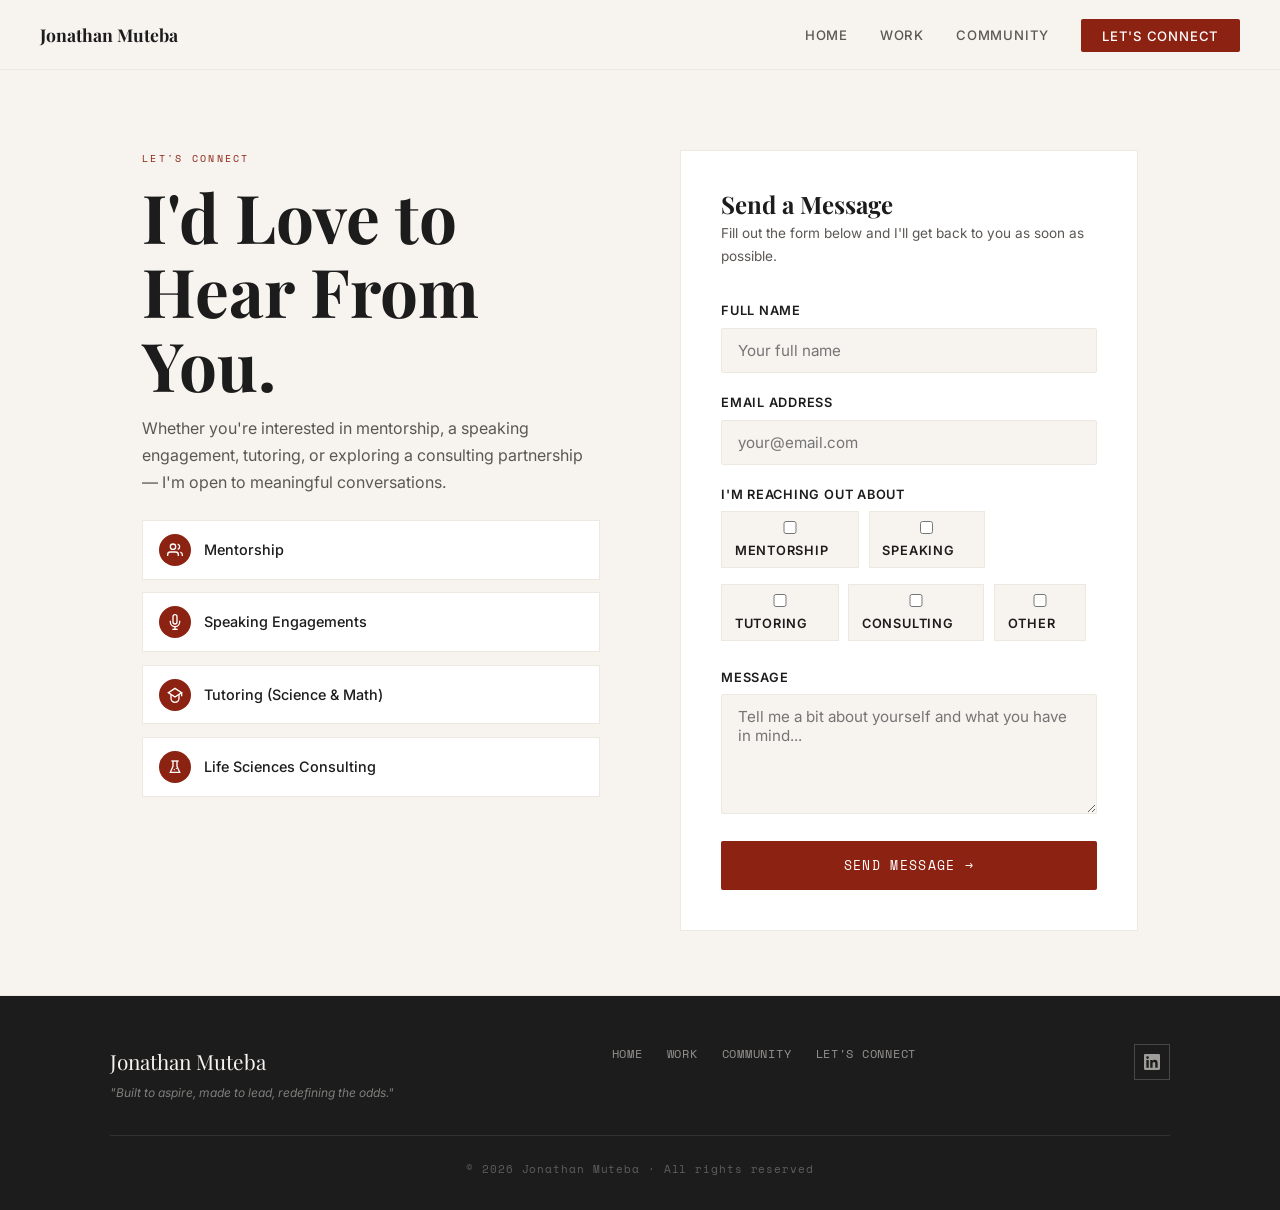
<file: connect.html>
<!DOCTYPE html>
<html lang="en">
<head>
<meta charset="UTF-8"><meta name="viewport" content="width=device-width, initial-scale=1.0">
<title>Let's Connect · Jonathan Muteba</title>
<link href="https://fonts.googleapis.com/css2?family=Playfair+Display:ital,wght@0,400;0,700;0,900;1,400;1,700&family=Inter:wght@300;400;500;600&family=Space+Mono:wght@400;700&display=swap" rel="stylesheet">
<style>*,*::before,*::after{box-sizing:border-box;margin:0;padding:0;}
img{display:block;max-width:100%;}
:root{
  --cream:#F7F4EF;
  --warm:#EDE8E0;
  --charcoal:#1C1C1C;
  --stone:#5C5753;
  --red:#8B2212;
  --red-light:#A0291A;
  --gold:#B8860B;
  --white:#FFFFFF;
  --font-display:'Playfair Display',serif;
  --font-body:'Inter',sans-serif;
  --font-mono:'Space Mono',monospace;
  --nav-h:70px;
  --max:1060px;
}
html{scroll-behavior:smooth;overflow-x:hidden;}body{overflow-x:hidden;}
body{font-family:var(--font-body);background:var(--cream);color:var(--charcoal);line-height:1.65;overflow-x:hidden;}
a{color:inherit;text-decoration:none;}
h1,h2,h3,h4{font-family:var(--font-display);line-height:1.1;color:var(--charcoal);}
h1{font-size:clamp(2.6rem,6vw,4.2rem);font-weight:700;}
h2{font-size:clamp(1.7rem,3.5vw,2.6rem);font-weight:700;margin-bottom:1rem;}
h3{font-size:1.2rem;font-weight:700;margin-bottom:0.4rem;}
p{color:var(--stone);font-size:1rem;line-height:1.7;margin-bottom:1rem;}
p:last-child{margin-bottom:0;}

/* NAV */
nav{position:fixed;top:0;left:0;right:0;z-index:200;height:var(--nav-h);background:var(--cream);border-bottom:1px solid var(--warm);display:flex;align-items:center;justify-content:space-between;padding:0 2.5rem;max-width:100%;overflow:hidden;}
.nav-brand{font-family:var(--font-display);font-size:1.1rem;color:var(--charcoal);font-weight:700;}
.nav-links{display:flex;align-items:center;gap:2rem;list-style:none;}
.nav-links a{font-size:0.82rem;font-weight:500;letter-spacing:0.06em;text-transform:uppercase;color:var(--stone);transition:color 0.2s;padding-bottom:3px;border-bottom:2px solid transparent;}
.nav-links a:hover,.nav-links a.active{color:var(--charcoal);border-bottom-color:var(--red);}
.nav-cta{background:var(--red)!important;color:var(--white)!important;padding:0.55rem 1.3rem!important;border-bottom:none!important;border-radius:2px;transition:background 0.2s!important;}
.nav-cta:hover{background:var(--red-light)!important;color:var(--white)!important;}
.hamburger{display:none;}
.hamburger span{display:block;width:22px;height:1.5px;background:var(--charcoal);}

/* PAGE WRAP */
.page-wrap{padding-top:var(--nav-h);}
.container{max-width:var(--max);margin:0 auto;padding:0 2rem;}

/* EYEBROW */
.eyebrow{font-family:var(--font-mono);font-size:0.65rem;letter-spacing:0.22em;text-transform:uppercase;color:var(--stone);margin-bottom:0.8rem;display:block;}
.eyebrow-red{color:var(--red);}

/* BUTTONS */
.btn{display:inline-flex;align-items:center;gap:0.5rem;padding:0.75rem 1.6rem;font-size:0.8rem;font-family:var(--font-mono);letter-spacing:0.08em;text-transform:uppercase;cursor:pointer;transition:all 0.2s;border-radius:2px;}
.btn-red{background:var(--red);color:var(--white);border:1px solid var(--red);}
.btn-red:hover{background:var(--red-light);border-color:var(--red-light);}
.btn-outline{background:transparent;color:var(--charcoal);border:1px solid var(--charcoal);}
.btn-outline:hover{background:var(--charcoal);color:var(--cream);}
.btn-outline-red{background:transparent;color:var(--red);border:1px solid var(--red);}
.btn-outline-red:hover{background:var(--red);color:var(--white);}

/* DIVIDER */
.rule{border:none;height:1px;background:var(--warm);margin:0;}
.section{padding:5rem 0;}
.section-sm{padding:3.5rem 0;}

/* FOOTER */
footer{background:var(--charcoal);color:var(--cream);padding:3rem 2.5rem 2rem;}
.footer-inner{max-width:var(--max);margin:0 auto;display:flex;align-items:flex-start;justify-content:space-between;flex-wrap:wrap;gap:2rem;}
.footer-brand{font-family:var(--font-display);font-size:1.3rem;margin-bottom:0.3rem;}
.footer-tagline{font-size:0.75rem;color:rgba(247,244,239,0.45);font-style:italic;}
.footer-links{display:flex;gap:1.5rem;align-items:center;}
.footer-links a{color:rgba(247,244,239,0.55);font-size:0.78rem;font-family:var(--font-mono);letter-spacing:0.06em;text-transform:uppercase;transition:color 0.2s;}
.footer-links a:hover{color:var(--cream);}
.footer-social{display:flex;gap:1rem;}
.footer-social a{display:flex;align-items:center;justify-content:center;width:36px;height:36px;border:1px solid rgba(247,244,239,0.2);color:rgba(247,244,239,0.6);transition:all 0.2s;}
.footer-social a:hover{border-color:var(--cream);color:var(--cream);}
.footer-bottom{max-width:var(--max);margin:2rem auto 0;padding-top:1.5rem;border-top:1px solid rgba(247,244,239,0.1);font-size:0.7rem;color:rgba(247,244,239,0.3);font-family:var(--font-mono);letter-spacing:0.08em;text-align:center;}

/* MOBILE */



.connect-hero{padding:5rem 0 4rem;border-bottom:1px solid var(--warm);}
.connect-grid{display:grid;grid-template-columns:1fr 1fr;gap:5rem;align-items:start;}
.connect-info h1{margin-bottom:0.8rem;}
.connect-info p{font-size:1rem;margin-bottom:1.5rem;}
.connect-reasons{display:flex;flex-direction:column;gap:0.8rem;margin-top:1.5rem;}
.connect-reason{display:flex;align-items:center;gap:0.8rem;padding:0.8rem 1rem;background:var(--white);border:1px solid var(--warm);}
.connect-reason .cr-icon{width:32px;height:32px;background:var(--red);border-radius:50%;display:flex;align-items:center;justify-content:center;flex-shrink:0;}
.connect-reason .cr-icon svg{color:var(--white);}
.connect-reason span{font-size:0.9rem;font-weight:500;}
.form-card{background:var(--white);border:1px solid var(--warm);padding:2.5rem;}
.form-card h2{font-size:1.5rem;margin-bottom:0.3rem;}
.form-card .form-sub{font-size:0.85rem;color:var(--stone);margin-bottom:2rem;}
.form-group{margin-bottom:1.2rem;}
.form-group label{display:block;font-size:0.8rem;font-weight:600;letter-spacing:0.06em;text-transform:uppercase;color:var(--charcoal);margin-bottom:0.4rem;}
.form-group input,.form-group textarea,.form-group select{width:100%;padding:0.75rem 1rem;border:1px solid var(--warm);background:var(--cream);font-family:var(--font-body);font-size:0.95rem;color:var(--charcoal);border-radius:2px;outline:none;transition:border-color 0.2s;}
.form-group input:focus,.form-group textarea:focus,.form-group select:focus{border-color:var(--red);}
.form-group textarea{resize:vertical;min-height:120px;}
.checkbox-group{display:flex;flex-wrap:wrap;gap:0.6rem;}
.checkbox-item{display:flex;align-items:center;gap:0.4rem;padding:0.4rem 0.8rem;border:1px solid var(--warm);background:var(--cream);cursor:pointer;font-size:0.82rem;transition:all 0.2s;}
.checkbox-item:hover{border-color:var(--red);}
.checkbox-item input{accent-color:var(--red);}
.form-submit{width:100%;padding:0.9rem;background:var(--red);color:var(--white);border:none;font-family:var(--font-mono);font-size:0.82rem;letter-spacing:0.1em;text-transform:uppercase;cursor:pointer;border-radius:2px;transition:background 0.2s;}
.form-submit:hover{background:var(--red-light);}


@media(max-width:768px){
  /* NAV */
  nav{padding:0 1.2rem;} nav{height:auto;min-height:var(--nav-h);align-items:flex-start;padding-top:0.6rem;padding-bottom:0.6rem;flex-wrap:wrap;} nav{font-size:0.78rem;} .nav-links{gap:0.4rem 0.8rem;} .nav-cta{padding:0.4rem 0.8rem!important;}
  .nav-links{display:flex;flex-wrap:wrap;gap:0.5rem 1rem;justify-content:flex-end;padding:0;}
  /* LAYOUT */
  .container{padding:0 1.2rem;}
  .section{padding:3.5rem 0;}
  footer{padding:2.5rem 1.2rem 1.5rem;}
  /* HOME */
  .hero{grid-template-columns:1fr;gap:2.5rem;padding:3rem 0;}
  .hero-photo{order:-1;}
  .hero-photo::before{display:none;}
  .focus-grid{grid-template-columns:1fr;}
  .section-cards{grid-template-columns:1fr;}
  .bottom-strip-inner{grid-template-columns:1fr;gap:2rem;}
  /* WORK */
  .page-hero-grid{grid-template-columns:1fr;}
  .page-hero-aside{display:none;}
  .glance-grid{grid-template-columns:1fr 1fr;}
  .work-cards{grid-template-columns:1fr;}
  /* TIMELINE — stack vertically */
  .tl-wrap{overflow-x:hidden;}
  .tl-grid{display:flex;flex-direction:column;gap:0;}
  .tl-grid::before{display:none;}
  .tl-item{display:grid;grid-template-columns:auto 1fr;gap:0 1rem;align-items:start;padding-bottom:1.5rem;position:relative;text-align:left;}
  .tl-item:not(:last-child)::after{content:'';position:absolute;left:9px;top:20px;bottom:0;width:2px;background:var(--red);opacity:0.25;}
  .tl-dot{margin:4px 0 0 0;}
  .tl-card{width:100%;text-align:left;}
  .tl-card{flex-direction:column;min-height:auto;}
  .tl-logo{width:60px;height:60px;margin-left:0;margin-right:0.5rem;align-self:flex-start;}
  .tl-text{margin-left:0;padding:0.5rem 0;}
  /* COMMUNITY */
  .comm-hero-grid{grid-template-columns:1fr;}
  .comm-hero-img{display:none;}
  .comm-grid{grid-template-columns:1fr 1fr;}
  .comm-row2{grid-template-columns:1fr;}
  .impact-vals{grid-template-columns:repeat(2,1fr);}
  .closing-strip{grid-template-columns:1fr;}
  .closing-img{height:200px;}
  /* CONNECT */
  .connect-grid{grid-template-columns:1fr;gap:2.5rem;}
}
@media(max-width:480px){
  .glance-grid{grid-template-columns:1fr;}
  .comm-grid{grid-template-columns:1fr;}
  .impact-vals{grid-template-columns:1fr 1fr;}
}
</style>
</head>
<body>
<nav><a class="nav-brand" href="index.html">Jonathan Muteba</a><ul class="nav-links" id="navLinks"><li><a href="index.html" class="">Home</a></li><li><a href="work.html" class="">Work</a></li><li><a href="community.html" class="">Community</a></li><li><a href="connect.html" class="nav-cta active">Let's Connect</a></li></ul></nav>
<div class="page-wrap">

<div class="connect-hero">
  <div class="container">
    <div class="connect-grid">
      <div class="connect-info">
        <span class="eyebrow eyebrow-red">Let's Connect</span>
        <h1>I'd Love to<br>Hear From You.</h1>
        <p>Whether you're interested in mentorship, a speaking engagement, tutoring, or exploring a consulting partnership — I'm open to meaningful conversations.</p>
        <div class="connect-reasons">
          <div class="connect-reason">
            <div class="cr-icon"><svg width="16" height="16" viewBox="0 0 24 24" fill="none" stroke="currentColor" stroke-width="2"><path d="M17 21v-2a4 4 0 0 0-4-4H5a4 4 0 0 0-4 4v2"/><circle cx="9" cy="7" r="4"/><path d="M23 21v-2a4 4 0 0 0-3-3.87M16 3.13a4 4 0 0 1 0 7.75"/></svg></div>
            <span>Mentorship</span>
          </div>
          <div class="connect-reason">
            <div class="cr-icon"><svg width="16" height="16" viewBox="0 0 24 24" fill="none" stroke="currentColor" stroke-width="2"><path d="M12 1a3 3 0 0 0-3 3v8a3 3 0 0 0 6 0V4a3 3 0 0 0-3-3z"/><path d="M19 10v2a7 7 0 0 1-14 0v-2"/><line x1="12" y1="19" x2="12" y2="23"/><line x1="8" y1="23" x2="16" y2="23"/></svg></div>
            <span>Speaking Engagements</span>
          </div>
          <div class="connect-reason">
            <div class="cr-icon"><svg width="16" height="16" viewBox="0 0 24 24" fill="none" stroke="currentColor" stroke-width="2"><polygon points="12 2 22 8.5 12 15 2 8.5 12 2"/><path d="M6 11.5V17a6 6 0 0 0 12 0v-5.5"/><line x1="22" y1="8.5" x2="22" y2="14"/></svg></div>
            <span>Tutoring (Science & Math)</span>
          </div>
          <div class="connect-reason">
            <div class="cr-icon"><svg width="16" height="16" viewBox="0 0 24 24" fill="none" stroke="currentColor" stroke-width="2"><path d="M9 3v8l-4 9h14l-4-9V3"/><path d="M6.5 3h11"/><circle cx="14" cy="14" r="1" fill="currentColor" stroke="none"/><circle cx="11" cy="16" r="1" fill="currentColor" stroke="none"/></svg></div>
            <span>Life Sciences Consulting</span>
          </div>
        </div>
      </div>
      <div class="form-card">
        <h2>Send a Message</h2>
        <p class="form-sub">Fill out the form below and I'll get back to you as soon as possible.</p>
        <form action="https://formspree.io/f/myeyqzry" method="POST">
          <input type="hidden" name="_subject" value="New message from jonathanmuteba.com">
          <div class="form-group">
            <label>Full Name</label>
            <input type="text" name="name" placeholder="Your full name" required>
          </div>
          <div class="form-group">
            <label>Email Address</label>
            <input type="email" name="email" placeholder="your@email.com" required>
          </div>
          <div class="form-group">
            <label>I'm reaching out about</label>
            <div class="checkbox-group">
              <label class="checkbox-item"><input type="checkbox" name="interest" value="Mentorship"> Mentorship</label>
              <label class="checkbox-item"><input type="checkbox" name="interest" value="Speaking"> Speaking</label>
              <label class="checkbox-item"><input type="checkbox" name="interest" value="Tutoring"> Tutoring</label>
              <label class="checkbox-item"><input type="checkbox" name="interest" value="Consulting"> Consulting</label>
              <label class="checkbox-item"><input type="checkbox" name="interest" value="Other"> Other</label>
            </div>
          </div>
          <div class="form-group">
            <label>Message</label>
            <textarea name="message" placeholder="Tell me a bit about yourself and what you have in mind..." required></textarea>
          </div>
          <button type="submit" class="form-submit">Send Message →</button>
        </form>
      </div>
    </div>
  </div>
</div>
<footer>
  <div class="footer-inner">
    <div><div class="footer-brand">Jonathan Muteba</div><div class="footer-tagline">"Built to aspire, made to lead, redefining the odds."</div></div>
    <div class="footer-links"><a href="index.html">Home</a><a href="work.html">Work</a><a href="community.html">Community</a><a href="connect.html">Let's Connect</a></div>
    <div class="footer-social">
      <a href="https://linkedin.com/in/jonathanmuteba" target="_blank" rel="noopener"><svg width="16" height="16" viewBox="0 0 24 24" fill="currentColor"><path d="M20.447 20.452h-3.554v-5.569c0-1.328-.027-3.037-1.852-3.037-1.853 0-2.136 1.445-2.136 2.939v5.667H9.351V9h3.414v1.561h.046c.477-.9 1.637-1.85 3.37-1.85 3.601 0 4.267 2.37 4.267 5.455v6.286zM5.337 7.433a2.062 2.062 0 0 1-2.063-2.065 2.064 2.064 0 1 1 2.063 2.065zm1.782 13.019H3.555V9h3.564v11.452zM22.225 0H1.771C.792 0 0 .774 0 1.729v20.542C0 23.227.792 24 1.771 24h20.451C23.2 24 24 23.227 24 22.271V1.729C24 .774 23.2 0 22.222 0h.003z"/></svg></a>
      
    </div>
  </div>
  <div class="footer-bottom">© 2026 Jonathan Muteba · All rights reserved</div>
</footer>
</div>
<script>
function initPage(){
  var h=document.getElementById('hamburger');var n=document.getElementById('navLinks');
  if(h&&n){h.addEventListener('click',function(){n.classList.toggle('open');});n.querySelectorAll('a').forEach(function(a){a.addEventListener('click',function(){n.classList.remove('open');});});}
}
var lbImages=[],lbIndex=0;
function openGallery(title,images){lbImages=images;lbIndex=0;document.getElementById('lbTitle').textContent=title;document.getElementById('lbModal').classList.add('open');renderLB();document.addEventListener('keydown',lbKey);}
function closeLB(){document.getElementById('lbModal').classList.remove('open');document.removeEventListener('keydown',lbKey);}
function lbKey(e){if(e.key==='ArrowRight')lbNext();if(e.key==='ArrowLeft')lbPrev();if(e.key==='Escape')closeLB();}
function lbNext(){lbIndex=(lbIndex+1)%lbImages.length;renderLB();}
function lbPrev(){lbIndex=(lbIndex-1+lbImages.length)%lbImages.length;renderLB();}
function renderLB(){var img=lbImages[lbIndex];document.getElementById('lbImgWrap').innerHTML=img.src?'<img src="'+img.src+'" alt="'+img.label+'">':'<div style="padding:2rem;color:#fff;">'+img.label+'</div>';document.getElementById('lbCounter').textContent=(lbIndex+1)+' / '+lbImages.length;}
document.addEventListener("DOMContentLoaded",function(){initPage();});</script>
</body>
</html>
</file>
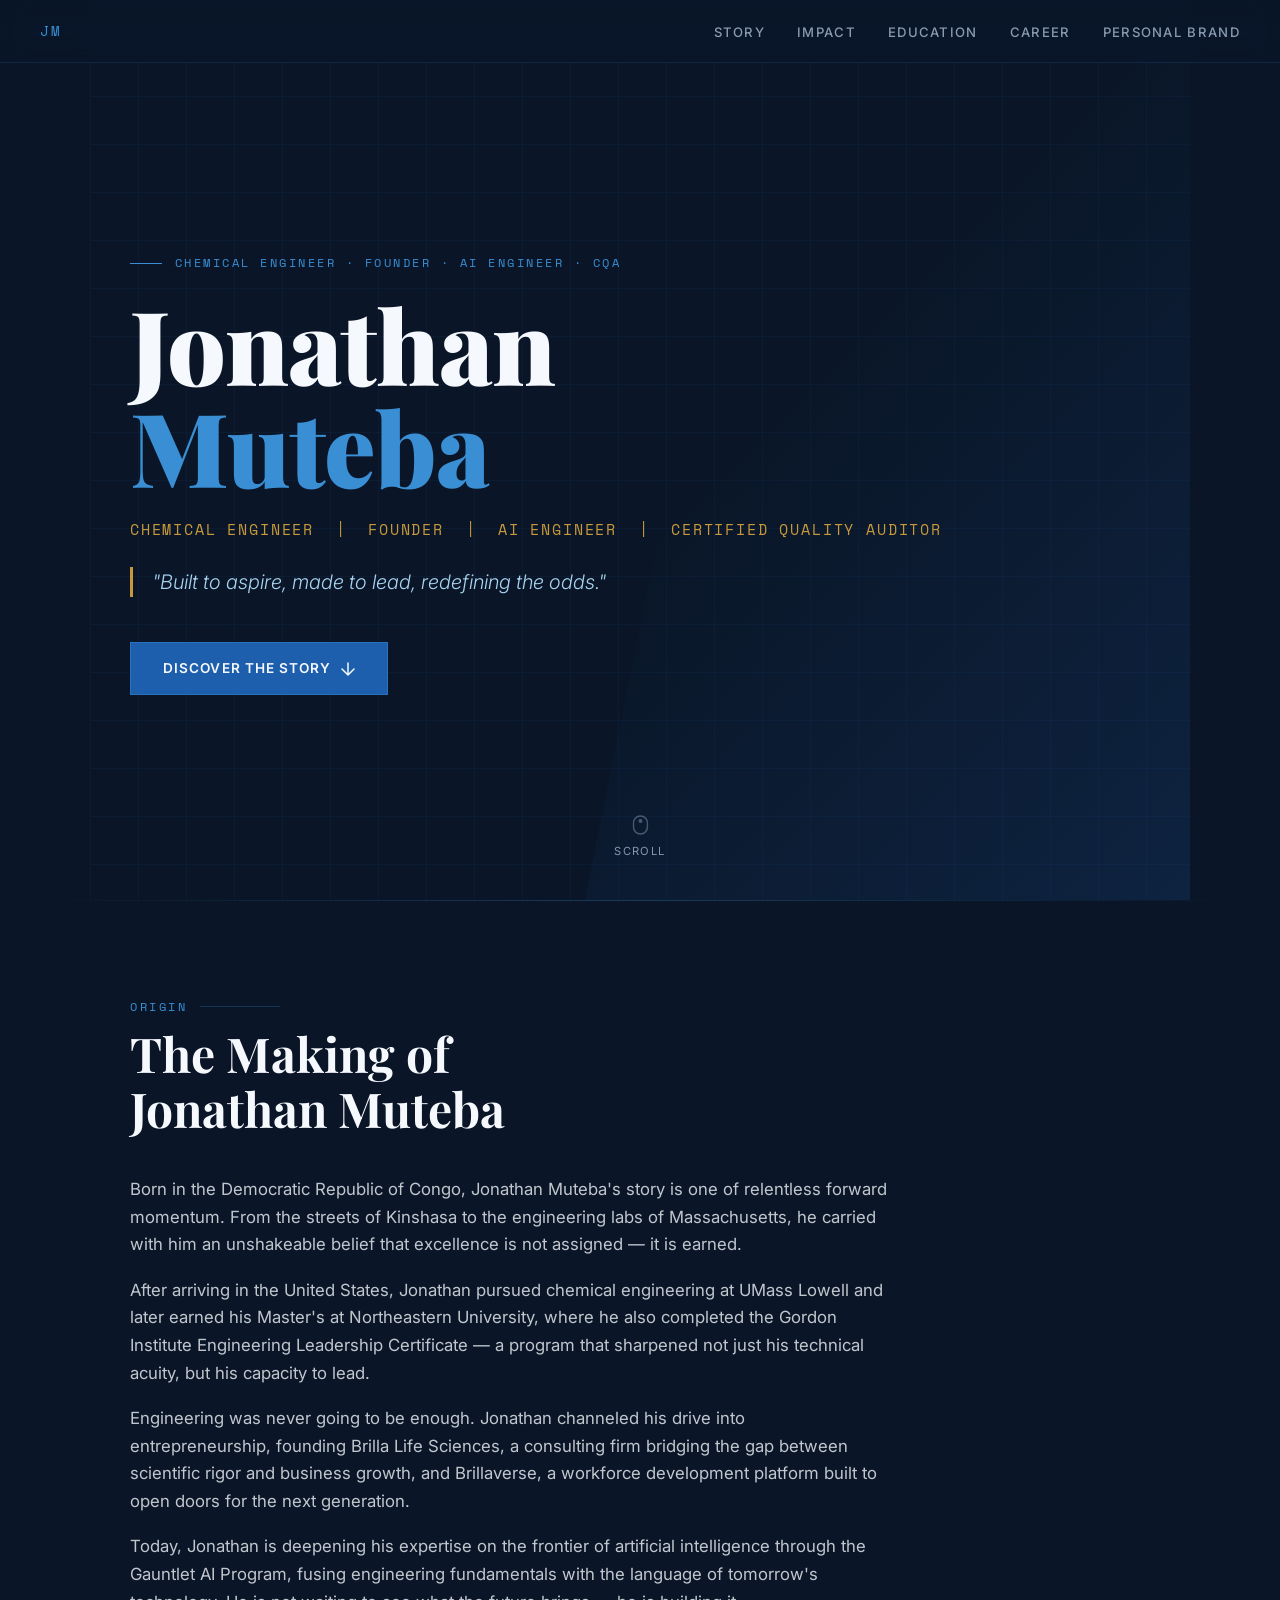
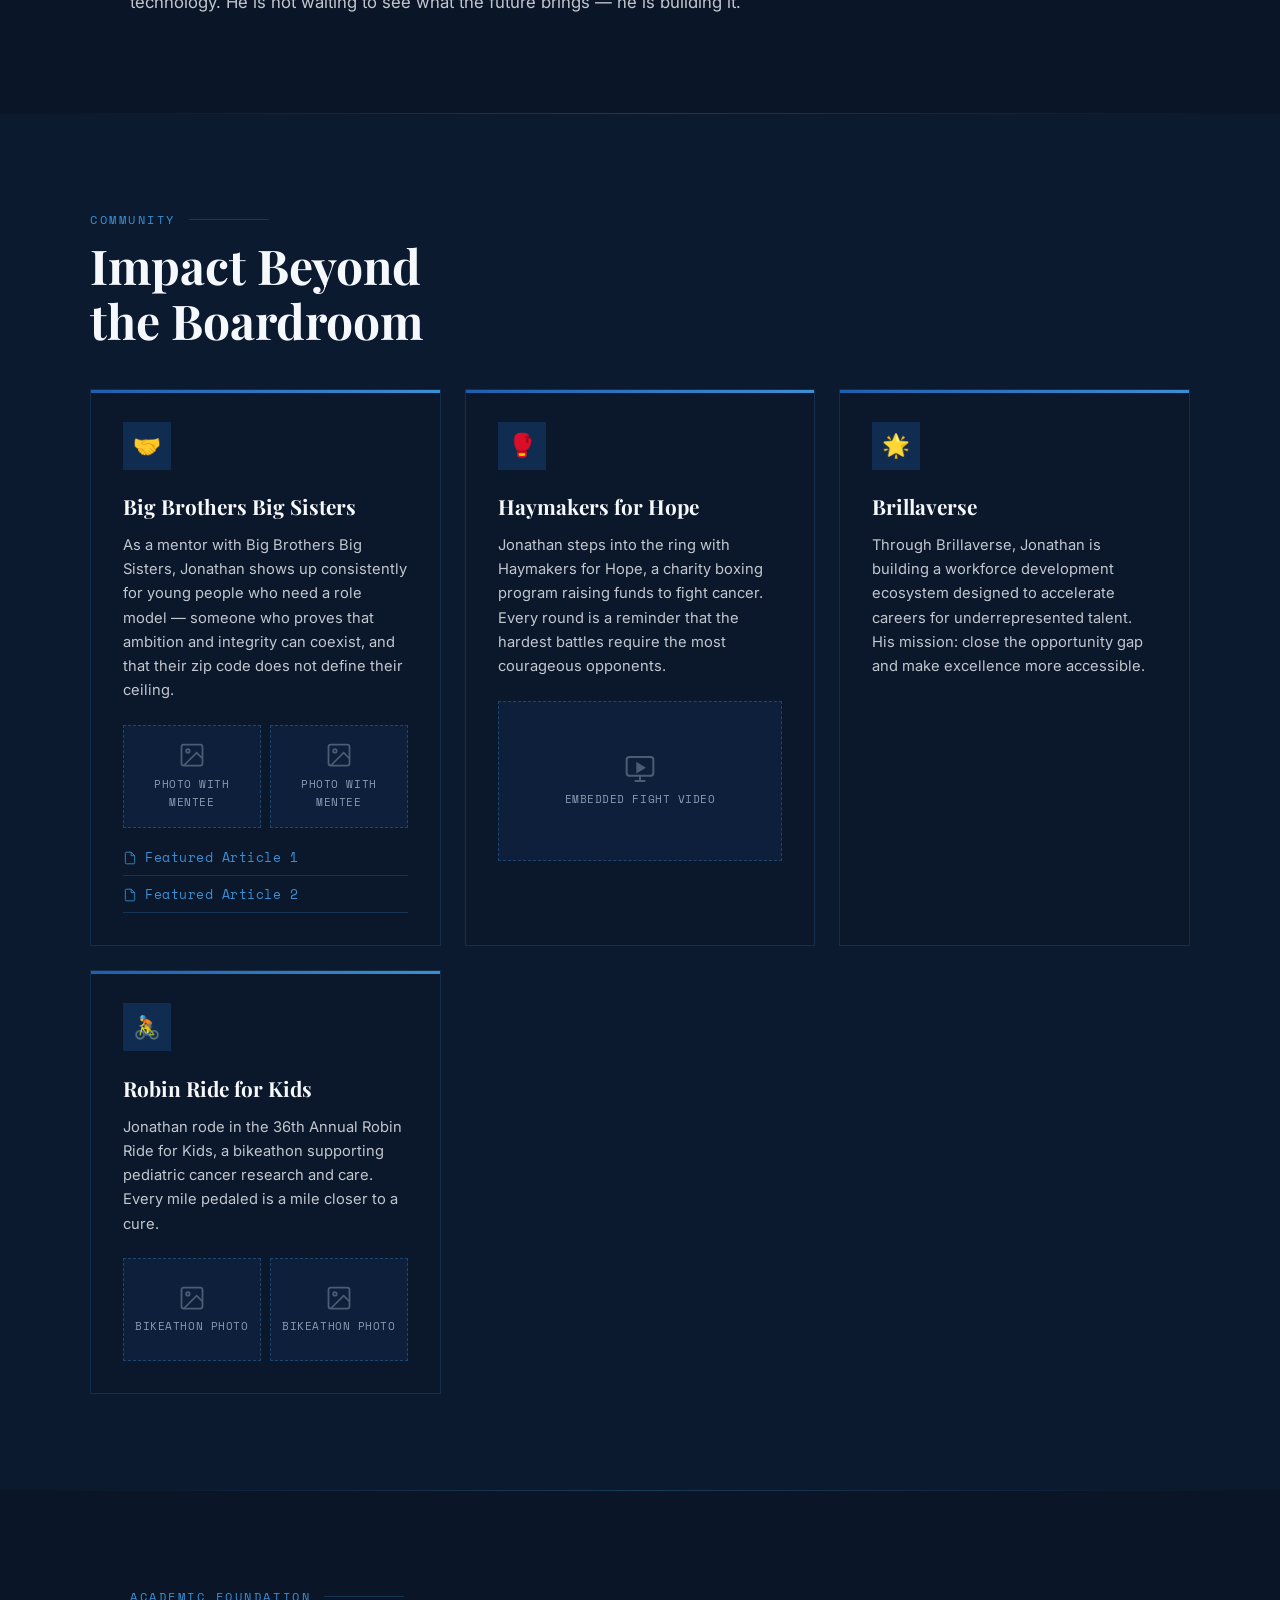
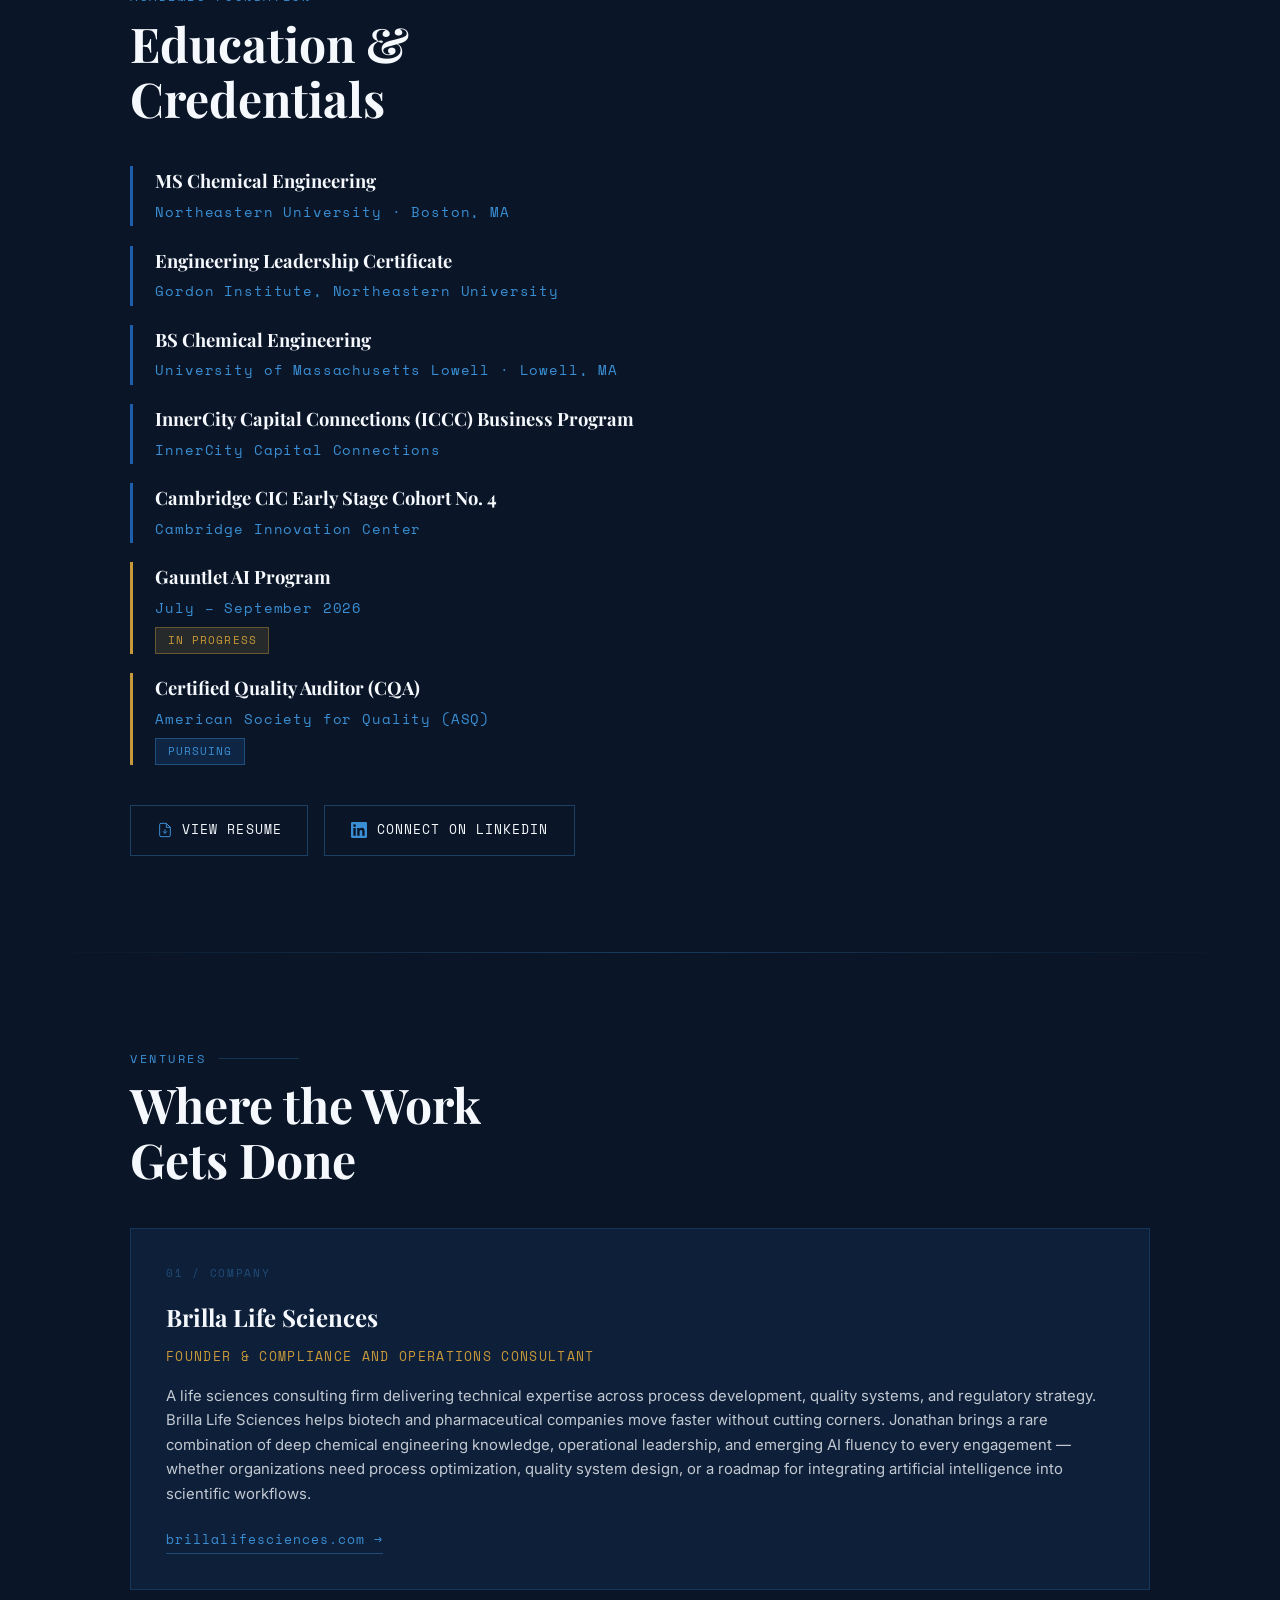
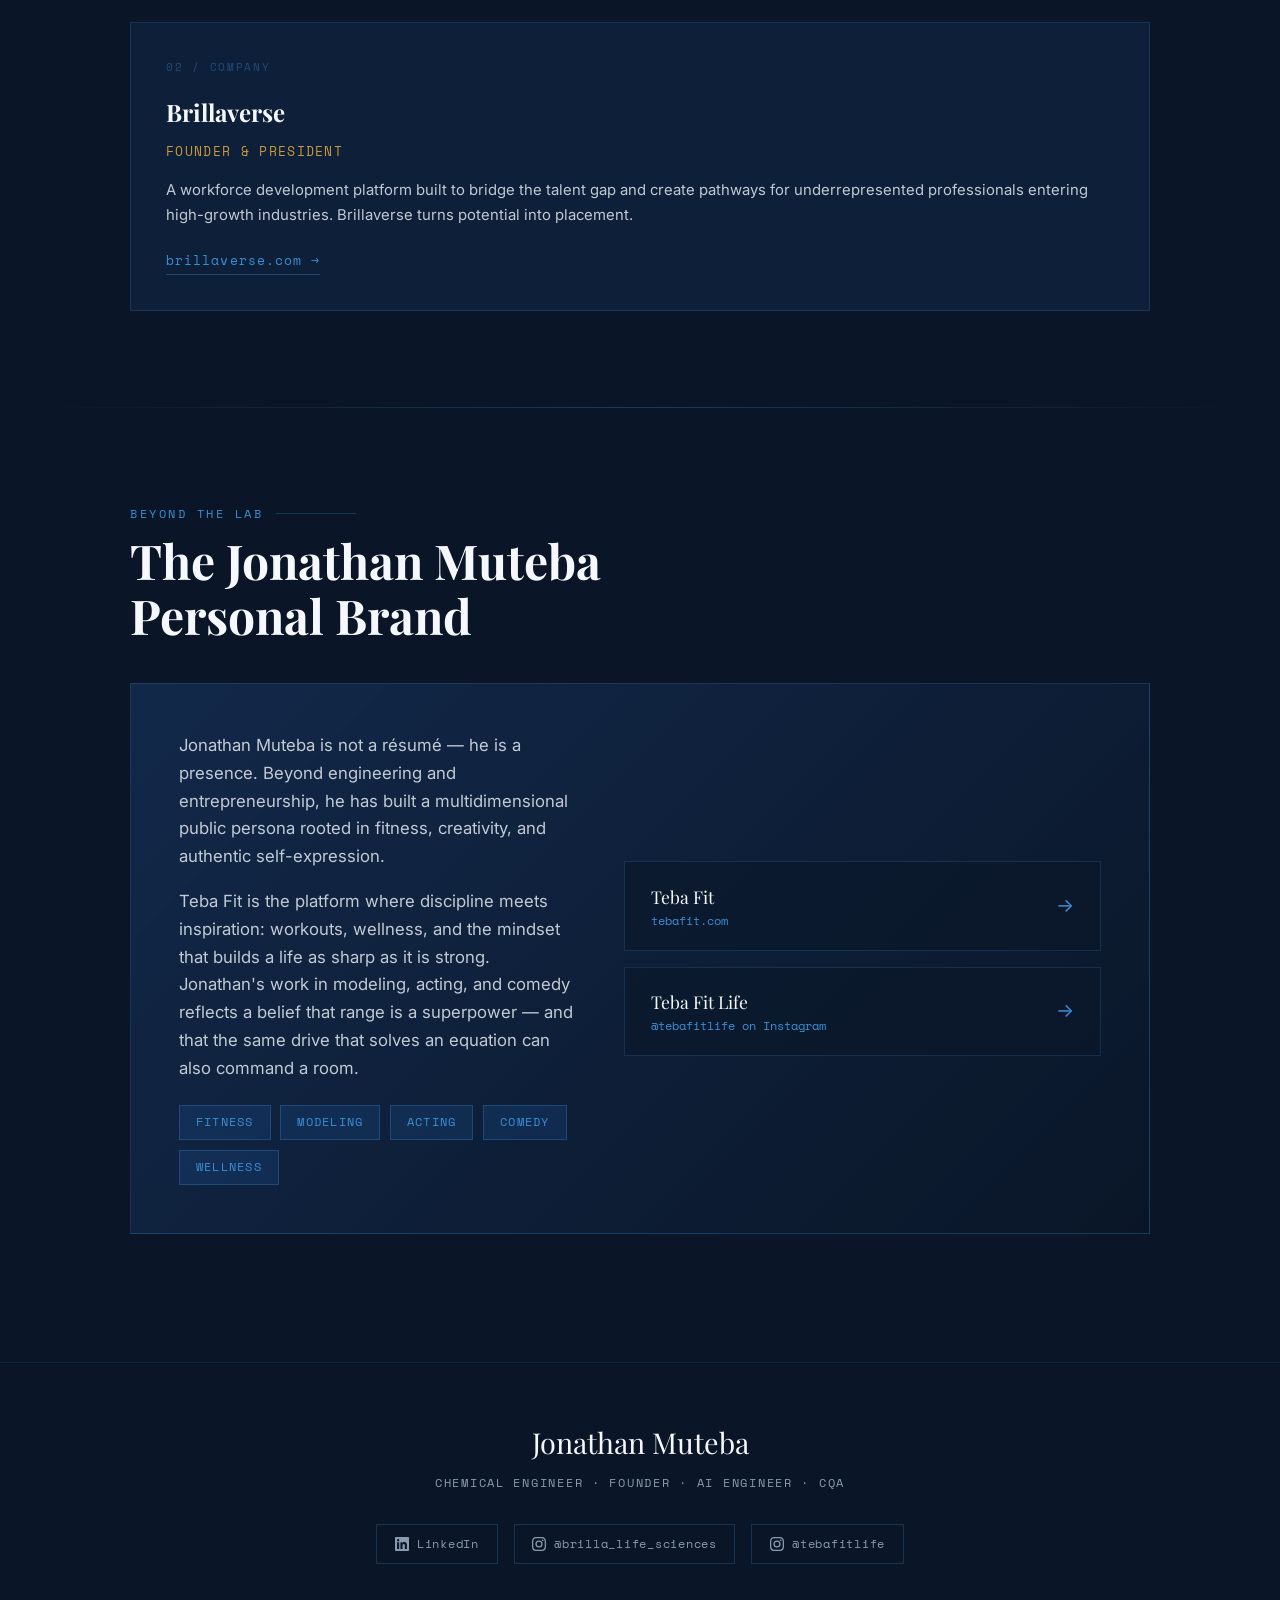
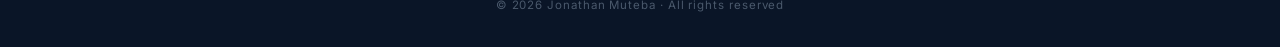
<file: jonathan-muteba.html>
<!DOCTYPE html>
<html lang="en">
<head>
<meta charset="UTF-8">
<meta name="viewport" content="width=device-width, initial-scale=1.0">
<title>Jonathan Muteba</title>
<link href="https://fonts.googleapis.com/css2?family=Playfair+Display:wght@700;900&family=Inter:wght@300;400;500;600&family=Space+Mono:wght@400;700&display=swap" rel="stylesheet">
<style>
  *, *::before, *::after { box-sizing: border-box; margin: 0; padding: 0; }

  :root {
    --navy:     #0A1628;
    --blue:     #1A3A6B;
    --mid-blue: #1E5FAD;
    --sky:      #3A8FD4;
    --ice:      #A8D4F0;
    --gold:     #C8993A;
    --white:    #F5F8FC;
    --gray:     #8A9BB0;
    --light:    #EEF3FA;
  }

  html { scroll-behavior: smooth; }

  body {
    background: var(--navy);
    color: var(--white);
    font-family: 'Inter', sans-serif;
    font-weight: 400;
    line-height: 1.65;
    overflow-x: hidden;
  }

  /* ── NAV ── */
  nav {
    position: fixed;
    top: 0; left: 0; right: 0;
    z-index: 100;
    display: flex;
    align-items: center;
    justify-content: space-between;
    padding: 1.1rem 2.5rem;
    background: rgba(10,22,40,0.85);
    backdrop-filter: blur(12px);
    border-bottom: 1px solid rgba(58,143,212,0.15);
  }

  .nav-logo {
    font-family: 'Space Mono', monospace;
    font-size: 0.85rem;
    color: var(--sky);
    letter-spacing: 0.12em;
    text-transform: uppercase;
    text-decoration: none;
  }

  .nav-links {
    display: flex;
    gap: 2rem;
    list-style: none;
  }

  .nav-links a {
    text-decoration: none;
    font-size: 0.82rem;
    font-weight: 500;
    letter-spacing: 0.1em;
    text-transform: uppercase;
    color: var(--gray);
    transition: color 0.2s;
  }
  .nav-links a:hover { color: var(--sky); }

  .hamburger {
    display: none;
    flex-direction: column;
    gap: 5px;
    cursor: pointer;
    background: none;
    border: none;
    padding: 4px;
  }
  .hamburger span {
    display: block;
    width: 24px; height: 2px;
    background: var(--sky);
    transition: transform 0.3s, opacity 0.3s;
  }

  /* ── HERO ── */
  #hero {
    min-height: 100vh;
    display: flex;
    flex-direction: column;
    justify-content: center;
    align-items: flex-start;
    padding: 7rem 2.5rem 4rem;
    position: relative;
    overflow: hidden;
  }

  /* Blueprint grid background — the signature element */
  #hero::before {
    content: '';
    position: absolute;
    inset: 0;
    background-image:
      linear-gradient(rgba(30,95,173,0.08) 1px, transparent 1px),
      linear-gradient(90deg, rgba(30,95,173,0.08) 1px, transparent 1px);
    background-size: 48px 48px;
    pointer-events: none;
  }

  /* diagonal accent line */
  #hero::after {
    content: '';
    position: absolute;
    top: 0; right: 0;
    width: 55%;
    height: 100%;
    background: linear-gradient(135deg, transparent 40%, rgba(30,95,173,0.18) 100%);
    clip-path: polygon(30% 0, 100% 0, 100% 100%, 0% 100%);
    pointer-events: none;
  }

  .hero-inner { position: relative; z-index: 1; max-width: 820px; }

  .hero-eyebrow {
    font-family: 'Space Mono', monospace;
    font-size: 0.78rem;
    letter-spacing: 0.2em;
    color: var(--sky);
    text-transform: uppercase;
    margin-bottom: 1.2rem;
    display: flex;
    align-items: center;
    gap: 0.8rem;
  }
  .hero-eyebrow::before {
    content: '';
    display: block;
    width: 32px; height: 1px;
    background: var(--sky);
  }

  h1.hero-name {
    font-family: 'Playfair Display', serif;
    font-size: clamp(3.2rem, 8vw, 7rem);
    font-weight: 900;
    line-height: 1.0;
    color: var(--white);
    letter-spacing: -0.01em;
    margin-bottom: 1.2rem;
  }

  h1.hero-name span {
    color: var(--sky);
    display: block;
  }

  .hero-tagline {
    font-family: 'Space Mono', monospace;
    font-size: clamp(0.75rem, 2vw, 0.95rem);
    color: var(--gold);
    letter-spacing: 0.12em;
    text-transform: uppercase;
    margin-bottom: 1.6rem;
  }

  .hero-sub {
    font-size: clamp(1rem, 2.2vw, 1.25rem);
    font-weight: 300;
    font-style: italic;
    color: var(--ice);
    border-left: 3px solid var(--gold);
    padding-left: 1.2rem;
    max-width: 560px;
    line-height: 1.5;
    margin-bottom: 2.8rem;
  }

  .hero-cta {
    display: inline-flex;
    align-items: center;
    gap: 0.6rem;
    padding: 0.9rem 2rem;
    background: var(--mid-blue);
    color: var(--white);
    text-decoration: none;
    font-size: 0.85rem;
    font-weight: 600;
    letter-spacing: 0.08em;
    text-transform: uppercase;
    border: 1px solid rgba(58,143,212,0.4);
    transition: background 0.25s, border-color 0.25s;
  }
  .hero-cta:hover { background: var(--sky); border-color: var(--sky); }

  .scroll-indicator {
    position: absolute;
    bottom: 2.5rem; left: 50%;
    transform: translateX(-50%);
    display: flex;
    flex-direction: column;
    align-items: center;
    gap: 0.4rem;
    color: var(--gray);
    font-size: 0.7rem;
    letter-spacing: 0.12em;
    text-transform: uppercase;
    animation: bounce 2s infinite;
  }
  .scroll-indicator svg { opacity: 0.5; }
  @keyframes bounce {
    0%,100% { transform: translateX(-50%) translateY(0); }
    50% { transform: translateX(-50%) translateY(6px); }
  }

  /* ── SECTIONS ── */
  section {
    padding: 6rem 2.5rem;
    max-width: 1100px;
    margin: 0 auto;
  }

  .section-divider {
    border: none;
    height: 1px;
    background: linear-gradient(90deg, transparent, rgba(58,143,212,0.3), transparent);
    margin: 0 2.5rem;
  }

  .section-label {
    font-family: 'Space Mono', monospace;
    font-size: 0.72rem;
    letter-spacing: 0.22em;
    color: var(--sky);
    text-transform: uppercase;
    margin-bottom: 0.6rem;
    display: flex;
    align-items: center;
    gap: 0.8rem;
  }
  .section-label::after {
    content: '';
    flex: 1;
    height: 1px;
    background: rgba(58,143,212,0.25);
    max-width: 80px;
  }

  h2 {
    font-family: 'Playfair Display', serif;
    font-size: clamp(2rem, 4vw, 3rem);
    font-weight: 700;
    color: var(--white);
    line-height: 1.15;
    margin-bottom: 2.5rem;
  }

  p { color: rgba(245,248,252,0.78); margin-bottom: 1.1rem; font-size: 1.05rem; }
  p:last-child { margin-bottom: 0; }

  /* ── STORY ── */
  .story-grid {
    max-width: 760px;
  }

  .story-aside {
    position: sticky;
    top: 6rem;
  }

  .story-stat {
    background: rgba(26,58,107,0.4);
    border: 1px solid rgba(58,143,212,0.2);
    padding: 1.6rem;
    margin-bottom: 1rem;
  }

  .story-stat-number {
    font-family: 'Playfair Display', serif;
    font-size: 2.8rem;
    font-weight: 900;
    color: var(--sky);
    line-height: 1;
  }
  .story-stat-label {
    font-size: 0.78rem;
    font-family: 'Space Mono', monospace;
    color: var(--gray);
    letter-spacing: 0.1em;
    text-transform: uppercase;
    margin-top: 0.3rem;
  }

  /* ── IMPACT ── */
  #impact { background: rgba(26,58,107,0.12); }
  #impact > * { max-width: 1100px; margin-left: auto; margin-right: auto; }

  .impact-cards {
    display: grid;
    grid-template-columns: repeat(auto-fit, minmax(280px, 1fr));
    gap: 1.5rem;
  }

  .impact-card {
    background: rgba(10,22,40,0.7);
    border: 1px solid rgba(58,143,212,0.2);
    padding: 2rem;
    position: relative;
    overflow: hidden;
    transition: border-color 0.25s, transform 0.25s;
  }
  .impact-card:hover { border-color: var(--sky); transform: translateY(-3px); }

  .impact-card::before {
    content: '';
    position: absolute;
    top: 0; left: 0;
    width: 100%; height: 3px;
    background: linear-gradient(90deg, var(--mid-blue), var(--sky));
  }

  .impact-icon {
    width: 48px; height: 48px;
    background: rgba(30,95,173,0.3);
    display: flex;
    align-items: center;
    justify-content: center;
    margin-bottom: 1.2rem;
    font-size: 1.4rem;
  }

  .impact-card h3 {
    font-family: 'Playfair Display', serif;
    font-size: 1.3rem;
    color: var(--white);
    margin-bottom: 0.6rem;
  }

  .impact-card p { font-size: 0.92rem; margin-bottom: 0; }

  .impact-media {
    display: grid;
    grid-template-columns: repeat(2, 1fr);
    gap: 0.6rem;
    margin-top: 1.4rem;
  }

  .media-placeholder {
    aspect-ratio: 4/3;
    background: rgba(30,95,173,0.12);
    border: 1px dashed rgba(58,143,212,0.35);
    display: flex;
    flex-direction: column;
    align-items: center;
    justify-content: center;
    gap: 0.4rem;
    color: var(--gray);
    font-size: 0.68rem;
    font-family: 'Space Mono', monospace;
    letter-spacing: 0.05em;
    text-transform: uppercase;
    text-align: center;
    padding: 0.5rem;
  }
  .media-placeholder svg { opacity: 0.5; }

  .media-placeholder.video {
    grid-column: 1 / -1;
    aspect-ratio: 16/9;
  }

  .article-links {
    display: flex;
    flex-direction: column;
    gap: 0.5rem;
    margin-top: 1.2rem;
  }

  .article-link {
    display: flex;
    align-items: center;
    gap: 0.5rem;
    color: var(--sky);
    text-decoration: none;
    font-size: 0.82rem;
    font-family: 'Space Mono', monospace;
    letter-spacing: 0.04em;
    border-bottom: 1px solid rgba(58,143,212,0.25);
    padding-bottom: 0.4rem;
    transition: color 0.2s, border-color 0.2s;
  }
  .article-link:hover { color: var(--white); border-color: var(--white); }

  /* ── EDUCATION ── */
  .edu-list { display: flex; flex-direction: column; gap: 1.2rem; }

  .edu-item {
    display: grid;
    grid-template-columns: 3px 1fr;
    gap: 1.4rem;
    align-items: start;
  }

  .edu-line {
    width: 3px;
    background: var(--mid-blue);
    height: 100%;
    min-height: 60px;
  }

  .edu-item.active .edu-line { background: var(--gold); }

  .edu-degree {
    font-family: 'Playfair Display', serif;
    font-size: 1.15rem;
    color: var(--white);
    font-weight: 700;
  }

  .edu-school {
    font-size: 0.88rem;
    color: var(--sky);
    font-family: 'Space Mono', monospace;
    letter-spacing: 0.06em;
    margin-top: 0.2rem;
  }

  .edu-badge {
    display: inline-block;
    padding: 0.2rem 0.7rem;
    font-size: 0.7rem;
    font-family: 'Space Mono', monospace;
    letter-spacing: 0.1em;
    text-transform: uppercase;
    margin-top: 0.5rem;
  }
  .edu-badge.in-progress { background: rgba(200,153,58,0.15); color: var(--gold); border: 1px solid rgba(200,153,58,0.4); }
  .edu-badge.pursuing { background: rgba(30,95,173,0.2); color: var(--sky); border: 1px solid rgba(58,143,212,0.4); }

  .edu-links {
    display: flex;
    gap: 1rem;
    margin-top: 2.5rem;
    flex-wrap: wrap;
  }

  .edu-link-btn {
    display: inline-flex;
    align-items: center;
    gap: 0.6rem;
    padding: 0.85rem 1.6rem;
    border: 1px solid rgba(58,143,212,0.35);
    color: var(--white);
    text-decoration: none;
    font-size: 0.82rem;
    font-family: 'Space Mono', monospace;
    letter-spacing: 0.08em;
    text-transform: uppercase;
    transition: border-color 0.2s, background 0.2s;
  }
  .edu-link-btn:hover { border-color: var(--sky); background: rgba(30,95,173,0.2); }
  .edu-link-btn svg { color: var(--sky); }

  /* ── CAREER ── */
  .career-grid {
    display: grid;
    grid-template-columns: 1fr 1fr;
    gap: 2rem;
  }

  .career-card {
    background: rgba(26,58,107,0.25);
    border: 1px solid rgba(58,143,212,0.2);
    padding: 2.2rem;
    transition: border-color 0.25s;
    position: relative;
  }
  .career-card:hover { border-color: var(--sky); }

  .career-number {
    font-family: 'Space Mono', monospace;
    font-size: 0.7rem;
    color: rgba(58,143,212,0.4);
    letter-spacing: 0.15em;
    margin-bottom: 1rem;
  }

  .career-card h3 {
    font-family: 'Playfair Display', serif;
    font-size: 1.5rem;
    color: var(--white);
    margin-bottom: 0.5rem;
  }

  .career-card .role {
    font-size: 0.82rem;
    font-family: 'Space Mono', monospace;
    color: var(--gold);
    letter-spacing: 0.1em;
    text-transform: uppercase;
    margin-bottom: 1rem;
  }

  .career-card p { font-size: 0.93rem; margin-bottom: 1.2rem; }

  .card-link {
    display: inline-flex;
    align-items: center;
    gap: 0.4rem;
    color: var(--sky);
    font-size: 0.82rem;
    font-family: 'Space Mono', monospace;
    text-decoration: none;
    letter-spacing: 0.08em;
    border-bottom: 1px solid rgba(58,143,212,0.4);
    padding-bottom: 2px;
    transition: color 0.2s, border-color 0.2s;
  }
  .card-link:hover { color: var(--white); border-color: var(--white); }

  /* consulting span full width */
  .career-card.full { grid-column: 1 / -1; }

  /* ── PERSONAL BRAND ── */
  .brand-hero {
    background: linear-gradient(135deg, rgba(26,58,107,0.5) 0%, rgba(10,22,40,0.8) 100%);
    border: 1px solid rgba(58,143,212,0.25);
    padding: 3rem;
    display: grid;
    grid-template-columns: 1fr 1.2fr;
    gap: 3rem;
    align-items: center;
    margin-bottom: 2rem;
  }

  .brand-tags {
    display: flex;
    flex-wrap: wrap;
    gap: 0.6rem;
    margin-top: 1.4rem;
  }

  .brand-tag {
    padding: 0.4rem 1rem;
    background: rgba(30,95,173,0.2);
    border: 1px solid rgba(58,143,212,0.3);
    font-size: 0.78rem;
    font-family: 'Space Mono', monospace;
    letter-spacing: 0.1em;
    color: var(--sky);
    text-transform: uppercase;
  }

  .brand-cta-group { display: flex; flex-direction: column; gap: 1rem; }

  .brand-cta {
    display: flex;
    align-items: center;
    justify-content: space-between;
    padding: 1.2rem 1.6rem;
    background: rgba(10,22,40,0.6);
    border: 1px solid rgba(58,143,212,0.2);
    text-decoration: none;
    color: var(--white);
    transition: border-color 0.25s, background 0.25s;
  }
  .brand-cta:hover { border-color: var(--sky); background: rgba(30,95,173,0.25); }

  .brand-cta-name { font-family: 'Playfair Display', serif; font-size: 1.1rem; }
  .brand-cta-url { font-family: 'Space Mono', monospace; font-size: 0.75rem; color: var(--sky); }
  .brand-cta-arrow { color: var(--sky); font-size: 1.2rem; }

  /* ── FOOTER ── */
  footer {
    background: rgba(10,22,40,0.95);
    border-top: 1px solid rgba(58,143,212,0.15);
    padding: 3.5rem 2.5rem 2rem;
    text-align: center;
  }

  .footer-name {
    font-family: 'Playfair Display', serif;
    font-size: 1.8rem;
    color: var(--white);
    margin-bottom: 0.4rem;
  }

  .footer-tagline {
    font-family: 'Space Mono', monospace;
    font-size: 0.72rem;
    color: var(--gray);
    letter-spacing: 0.15em;
    text-transform: uppercase;
    margin-bottom: 2rem;
  }

  .social-links {
    display: flex;
    flex-wrap: wrap;
    justify-content: center;
    gap: 1rem;
    margin-bottom: 2rem;
  }

  .social-link {
    display: flex;
    align-items: center;
    gap: 0.5rem;
    padding: 0.55rem 1.1rem;
    border: 1px solid rgba(58,143,212,0.25);
    color: var(--gray);
    text-decoration: none;
    font-size: 0.78rem;
    font-family: 'Space Mono', monospace;
    letter-spacing: 0.06em;
    transition: color 0.2s, border-color 0.2s;
  }
  .social-link:hover { color: var(--sky); border-color: var(--sky); }

  .footer-copy {
    font-size: 0.72rem;
    color: rgba(138,155,176,0.5);
    letter-spacing: 0.08em;
  }

  /* ── RESPONSIVE ── */
  @media (max-width: 768px) {
    nav { padding: 1rem 1.2rem; }
    .nav-links { display: none; flex-direction: column; position: absolute; top: 100%; left: 0; right: 0; background: rgba(10,22,40,0.97); padding: 1.5rem; gap: 1rem; }
    .nav-links.open { display: flex; }
    .hamburger { display: flex; }

    #hero { padding: 6rem 1.2rem 3rem; }
    section { padding: 4rem 1.2rem; }
    .section-divider { margin: 0 1.2rem; }

    .career-grid { grid-template-columns: 1fr; }
    .career-card.full { grid-column: 1; }

    .brand-hero { grid-template-columns: 1fr; gap: 2rem; padding: 2rem 1.5rem; }

    footer { padding: 2.5rem 1.2rem 1.5rem; }
  }

  @media (prefers-reduced-motion: reduce) {
    *, *::before, *::after { animation: none !important; transition: none !important; }
  }
</style>
</head>
<body>

<!-- NAV -->
<nav>
  <a class="nav-logo" href="#hero">JM</a>
  <ul class="nav-links" id="navLinks">
    <li><a href="#story">Story</a></li>
    <li><a href="#impact">Impact</a></li>
    <li><a href="#education">Education</a></li>
    <li><a href="#career">Career</a></li>
    <li><a href="#brand">Personal Brand</a></li>
  </ul>
  <button class="hamburger" id="hamburger" aria-label="Menu">
    <span></span><span></span><span></span>
  </button>
</nav>

<!-- HERO -->
<section id="hero">
  <div class="hero-inner">
    <div class="hero-eyebrow">Chemical Engineer · Founder · AI Engineer · CQA</div>
    <h1 class="hero-name">
      Jonathan
      <span>Muteba</span>
    </h1>
    <div class="hero-tagline">Chemical Engineer &nbsp;|&nbsp; Founder &nbsp;|&nbsp; AI Engineer &nbsp;|&nbsp; Certified Quality Auditor</div>
    <p class="hero-sub">
      "Built to aspire, made to lead, redefining the odds."
    </p>
    <a href="#story" class="hero-cta">
      Discover the story
      <svg width="14" height="14" viewBox="0 0 14 14" fill="none"><path d="M7 1v12M1 7l6 6 6-6" stroke="currentColor" stroke-width="1.5" stroke-linecap="round" stroke-linejoin="round"/></svg>
    </a>
  </div>
  <div class="scroll-indicator">
    <svg width="16" height="20" viewBox="0 0 16 20" fill="none"><rect x="1" y="1" width="14" height="18" rx="7" stroke="currentColor" stroke-width="1.5"/><circle cx="8" cy="6" r="2" fill="currentColor"/></svg>
    Scroll
  </div>
</section>

<hr class="section-divider">

<!-- STORY -->
<section id="story">
  <div class="section-label">Origin</div>
  <div class="story-grid">
    <div>
      <h2>The Making of<br>Jonathan Muteba</h2>
      <p>Born in the Democratic Republic of Congo, Jonathan Muteba's story is one of relentless forward momentum. From the streets of Kinshasa to the engineering labs of Massachusetts, he carried with him an unshakeable belief that excellence is not assigned — it is earned.</p>
      <p>After arriving in the United States, Jonathan pursued chemical engineering at UMass Lowell and later earned his Master's at Northeastern University, where he also completed the Gordon Institute Engineering Leadership Certificate — a program that sharpened not just his technical acuity, but his capacity to lead.</p>
      <p>Engineering was never going to be enough. Jonathan channeled his drive into entrepreneurship, founding Brilla Life Sciences, a consulting firm bridging the gap between scientific rigor and business growth, and Brillaverse, a workforce development platform built to open doors for the next generation.</p>
      <p>Today, Jonathan is deepening his expertise on the frontier of artificial intelligence through the Gauntlet AI Program, fusing engineering fundamentals with the language of tomorrow's technology. He is not waiting to see what the future brings — he is building it.</p>
    </div>
  </div>
</section>

<hr class="section-divider">

<!-- IMPACT -->
<section id="impact" style="max-width: 100%; padding: 6rem 2.5rem;">
<div style="max-width: 1100px; margin: 0 auto;">
  <div class="section-label">Community</div>
  <h2>Impact Beyond<br>the Boardroom</h2>
  <div class="impact-cards">
    <div class="impact-card">
      <div class="impact-icon">🤝</div>
      <h3>Big Brothers Big Sisters</h3>
      <p>As a mentor with Big Brothers Big Sisters, Jonathan shows up consistently for young people who need a role model — someone who proves that ambition and integrity can coexist, and that their zip code does not define their ceiling.</p>
      <div class="impact-media">
        <div class="media-placeholder">
          <svg width="28" height="28" viewBox="0 0 24 24" fill="none" stroke="currentColor" stroke-width="1.5"><rect x="3" y="3" width="18" height="18" rx="2"/><circle cx="8.5" cy="8.5" r="1.5"/><path d="M21 15l-5-5L5 21"/></svg>
          Photo with mentee
        </div>
        <div class="media-placeholder">
          <svg width="28" height="28" viewBox="0 0 24 24" fill="none" stroke="currentColor" stroke-width="1.5"><rect x="3" y="3" width="18" height="18" rx="2"/><circle cx="8.5" cy="8.5" r="1.5"/><path d="M21 15l-5-5L5 21"/></svg>
          Photo with mentee
        </div>
      </div>
      <div class="article-links">
        <a href="#" class="article-link">
          <svg width="14" height="14" viewBox="0 0 24 24" fill="none" stroke="currentColor" stroke-width="1.5"><path d="M14 2H6a2 2 0 0 0-2 2v16a2 2 0 0 0 2 2h12a2 2 0 0 0 2-2V8z"/><path d="M14 2v6h6"/></svg>
          Featured Article 1
        </a>
        <a href="#" class="article-link">
          <svg width="14" height="14" viewBox="0 0 24 24" fill="none" stroke="currentColor" stroke-width="1.5"><path d="M14 2H6a2 2 0 0 0-2 2v16a2 2 0 0 0 2 2h12a2 2 0 0 0 2-2V8z"/><path d="M14 2v6h6"/></svg>
          Featured Article 2
        </a>
      </div>
    </div>
    <div class="impact-card">
      <div class="impact-icon">🥊</div>
      <h3>Haymakers for Hope</h3>
      <p>Jonathan steps into the ring with Haymakers for Hope, a charity boxing program raising funds to fight cancer. Every round is a reminder that the hardest battles require the most courageous opponents.</p>
      <div class="impact-media">
        <div class="media-placeholder video">
          <svg width="32" height="32" viewBox="0 0 24 24" fill="none" stroke="currentColor" stroke-width="1.5"><rect x="2" y="3" width="20" height="14" rx="2"/><path d="M10 8l5 3-5 3z" fill="currentColor"/><path d="M8 21h8M12 17v4"/></svg>
          Embedded fight video
        </div>
      </div>
    </div>
    <div class="impact-card">
      <div class="impact-icon">🌟</div>
      <h3>Brillaverse</h3>
      <p>Through Brillaverse, Jonathan is building a workforce development ecosystem designed to accelerate careers for underrepresented talent. His mission: close the opportunity gap and make excellence more accessible.</p>
    </div>
    <div class="impact-card">
      <div class="impact-icon">🚴</div>
      <h3>Robin Ride for Kids</h3>
      <p>Jonathan rode in the 36th Annual Robin Ride for Kids, a bikeathon supporting pediatric cancer research and care. Every mile pedaled is a mile closer to a cure.</p>
      <div class="impact-media">
        <div class="media-placeholder">
          <svg width="28" height="28" viewBox="0 0 24 24" fill="none" stroke="currentColor" stroke-width="1.5"><rect x="3" y="3" width="18" height="18" rx="2"/><circle cx="8.5" cy="8.5" r="1.5"/><path d="M21 15l-5-5L5 21"/></svg>
          Bikeathon photo
        </div>
        <div class="media-placeholder">
          <svg width="28" height="28" viewBox="0 0 24 24" fill="none" stroke="currentColor" stroke-width="1.5"><rect x="3" y="3" width="18" height="18" rx="2"/><circle cx="8.5" cy="8.5" r="1.5"/><path d="M21 15l-5-5L5 21"/></svg>
          Bikeathon photo
        </div>
      </div>
    </div>
  </div>
</div>
</section>

<hr class="section-divider">

<!-- EDUCATION -->
<section id="education">
  <div class="section-label">Academic Foundation</div>
  <h2>Education &<br>Credentials</h2>
  <div class="edu-list">
    <div class="edu-item">
      <div class="edu-line"></div>
      <div>
        <div class="edu-degree">MS Chemical Engineering</div>
        <div class="edu-school">Northeastern University · Boston, MA</div>
      </div>
    </div>
    <div class="edu-item">
      <div class="edu-line"></div>
      <div>
        <div class="edu-degree">Engineering Leadership Certificate</div>
        <div class="edu-school">Gordon Institute, Northeastern University</div>
      </div>
    </div>
    <div class="edu-item">
      <div class="edu-line"></div>
      <div>
        <div class="edu-degree">BS Chemical Engineering</div>
        <div class="edu-school">University of Massachusetts Lowell · Lowell, MA</div>
      </div>
    </div>
    <div class="edu-item">
      <div class="edu-line"></div>
      <div>
        <div class="edu-degree">InnerCity Capital Connections (ICCC) Business Program</div>
        <div class="edu-school">InnerCity Capital Connections</div>
      </div>
    </div>
    <div class="edu-item">
      <div class="edu-line"></div>
      <div>
        <div class="edu-degree">Cambridge CIC Early Stage Cohort No. 4</div>
        <div class="edu-school">Cambridge Innovation Center</div>
      </div>
    </div>
    <div class="edu-item active">
      <div class="edu-line"></div>
      <div>
        <div class="edu-degree">Gauntlet AI Program</div>
        <div class="edu-school">July – September 2026</div>
        <span class="edu-badge in-progress">In Progress</span>
      </div>
    </div>
    <div class="edu-item active">
      <div class="edu-line"></div>
      <div>
        <div class="edu-degree">Certified Quality Auditor (CQA)</div>
        <div class="edu-school">American Society for Quality (ASQ)</div>
        <span class="edu-badge pursuing">Pursuing</span>
      </div>
    </div>
  </div>
  <div class="edu-links">
    <a href="/resume.pdf" target="_blank" class="edu-link-btn">
      <svg width="16" height="16" viewBox="0 0 24 24" fill="none" stroke="currentColor" stroke-width="1.5"><path d="M14 2H6a2 2 0 0 0-2 2v16a2 2 0 0 0 2 2h12a2 2 0 0 0 2-2V8z"/><path d="M14 2v6h6M12 11v6M9 14l3 3 3-3"/></svg>
      View Resume
    </a>
    <a href="https://linkedin.com/in/jonathanmuteba" target="_blank" rel="noopener" class="edu-link-btn">
      <svg width="16" height="16" viewBox="0 0 24 24" fill="currentColor"><path d="M20.447 20.452h-3.554v-5.569c0-1.328-.027-3.037-1.852-3.037-1.853 0-2.136 1.445-2.136 2.939v5.667H9.351V9h3.414v1.561h.046c.477-.9 1.637-1.85 3.37-1.85 3.601 0 4.267 2.37 4.267 5.455v6.286zM5.337 7.433a2.062 2.062 0 0 1-2.063-2.065 2.064 2.064 0 1 1 2.063 2.065zm1.782 13.019H3.555V9h3.564v11.452zM22.225 0H1.771C.792 0 0 .774 0 1.729v20.542C0 23.227.792 24 1.771 24h20.451C23.2 24 24 23.227 24 22.271V1.729C24 .774 23.2 0 22.222 0h.003z"/></svg>
      Connect on LinkedIn
    </a>
  </div>
</section>

<hr class="section-divider">

<!-- CAREER -->
<section id="career">
  <div class="section-label">Ventures</div>
  <h2>Where the Work<br>Gets Done</h2>
  <div class="career-grid">
    <div class="career-card full">
      <div class="career-number">01 / COMPANY</div>
      <h3>Brilla Life Sciences</h3>
      <div class="role">Founder & Compliance and Operations Consultant</div>
      <p>A life sciences consulting firm delivering technical expertise across process development, quality systems, and regulatory strategy. Brilla Life Sciences helps biotech and pharmaceutical companies move faster without cutting corners. Jonathan brings a rare combination of deep chemical engineering knowledge, operational leadership, and emerging AI fluency to every engagement — whether organizations need process optimization, quality system design, or a roadmap for integrating artificial intelligence into scientific workflows.</p>
      <a href="https://brillalifesciences.com" target="_blank" rel="noopener" class="card-link">
        brillalifesciences.com →
      </a>
    </div>
    <div class="career-card full">
      <div class="career-number">02 / COMPANY</div>
      <h3>Brillaverse</h3>
      <div class="role">Founder & President</div>
      <p>A workforce development platform built to bridge the talent gap and create pathways for underrepresented professionals entering high-growth industries. Brillaverse turns potential into placement.</p>
      <a href="https://brillaverse.com" target="_blank" rel="noopener" class="card-link">
        brillaverse.com →
      </a>
    </div>
  </div>
</section>

<hr class="section-divider">

<!-- PERSONAL BRAND -->
<section id="brand">
  <div class="section-label">Beyond the Lab</div>
  <h2>The Jonathan Muteba<br>Personal Brand</h2>
  <div class="brand-hero">
    <div>
      <p>Jonathan Muteba is not a résumé — he is a presence. Beyond engineering and entrepreneurship, he has built a multidimensional public persona rooted in fitness, creativity, and authentic self-expression.</p>
      <p>Teba Fit is the platform where discipline meets inspiration: workouts, wellness, and the mindset that builds a life as sharp as it is strong. Jonathan's work in modeling, acting, and comedy reflects a belief that range is a superpower — and that the same drive that solves an equation can also command a room.</p>
      <div class="brand-tags">
        <span class="brand-tag">Fitness</span>
        <span class="brand-tag">Modeling</span>
        <span class="brand-tag">Acting</span>
        <span class="brand-tag">Comedy</span>
        <span class="brand-tag">Wellness</span>
      </div>
    </div>
    <div class="brand-cta-group">
      <a href="https://tebafit.com" target="_blank" rel="noopener" class="brand-cta">
        <div>
          <div class="brand-cta-name">Teba Fit</div>
          <div class="brand-cta-url">tebafit.com</div>
        </div>
        <div class="brand-cta-arrow">→</div>
      </a>
      <a href="https://instagram.com/tebafitlife" target="_blank" rel="noopener" class="brand-cta">
        <div>
          <div class="brand-cta-name">Teba Fit Life</div>
          <div class="brand-cta-url">@tebafitlife on Instagram</div>
        </div>
        <div class="brand-cta-arrow">→</div>
      </a>
    </div>
  </div>
</section>

<!-- FOOTER -->
<footer>
  <div class="footer-name">Jonathan Muteba</div>
  <div class="footer-tagline">Chemical Engineer · Founder · AI Engineer · CQA</div>
  <div class="social-links">
    <a href="https://linkedin.com/in/jonathanmuteba" target="_blank" rel="noopener" class="social-link">
      <svg width="14" height="14" viewBox="0 0 24 24" fill="currentColor"><path d="M20.447 20.452h-3.554v-5.569c0-1.328-.027-3.037-1.852-3.037-1.853 0-2.136 1.445-2.136 2.939v5.667H9.351V9h3.414v1.561h.046c.477-.9 1.637-1.85 3.37-1.85 3.601 0 4.267 2.37 4.267 5.455v6.286zM5.337 7.433a2.062 2.062 0 0 1-2.063-2.065 2.064 2.064 0 1 1 2.063 2.065zm1.782 13.019H3.555V9h3.564v11.452zM22.225 0H1.771C.792 0 0 .774 0 1.729v20.542C0 23.227.792 24 1.771 24h20.451C23.2 24 24 23.227 24 22.271V1.729C24 .774 23.2 0 22.222 0h.003z"/></svg>
      LinkedIn
    </a>
    <a href="https://instagram.com/brilla_life_sciences" target="_blank" rel="noopener" class="social-link">
      <svg width="14" height="14" viewBox="0 0 24 24" fill="currentColor"><path d="M12 2.163c3.204 0 3.584.012 4.85.07 3.252.148 4.771 1.691 4.919 4.919.058 1.265.069 1.645.069 4.849 0 3.205-.012 3.584-.069 4.849-.149 3.225-1.664 4.771-4.919 4.919-1.266.058-1.644.07-4.85.07-3.204 0-3.584-.012-4.849-.07-3.26-.149-4.771-1.699-4.919-4.92-.058-1.265-.07-1.644-.07-4.849 0-3.204.013-3.583.07-4.849.149-3.227 1.664-4.771 4.919-4.919 1.266-.057 1.645-.069 4.849-.069zm0-2.163c-3.259 0-3.667.014-4.947.072-4.358.2-6.78 2.618-6.98 6.98-.059 1.281-.073 1.689-.073 4.948 0 3.259.014 3.668.072 4.948.2 4.358 2.618 6.78 6.98 6.98 1.281.058 1.689.072 4.948.072 3.259 0 3.668-.014 4.948-.072 4.354-.2 6.782-2.618 6.979-6.98.059-1.28.073-1.689.073-4.948 0-3.259-.014-3.667-.072-4.947-.196-4.354-2.617-6.78-6.979-6.98-1.281-.059-1.69-.073-4.949-.073zm0 5.838a6.162 6.162 0 1 0 0 12.324 6.162 6.162 0 0 0 0-12.324zM12 16a4 4 0 1 1 0-8 4 4 0 0 1 0 8zm6.406-11.845a1.44 1.44 0 1 0 0 2.881 1.44 1.44 0 0 0 0-2.881z"/></svg>
      @brilla_life_sciences
    </a>
    <a href="https://instagram.com/tebafitlife" target="_blank" rel="noopener" class="social-link">
      <svg width="14" height="14" viewBox="0 0 24 24" fill="currentColor"><path d="M12 2.163c3.204 0 3.584.012 4.85.07 3.252.148 4.771 1.691 4.919 4.919.058 1.265.069 1.645.069 4.849 0 3.205-.012 3.584-.069 4.849-.149 3.225-1.664 4.771-4.919 4.919-1.266.058-1.644.07-4.85.07-3.204 0-3.584-.012-4.849-.07-3.26-.149-4.771-1.699-4.919-4.92-.058-1.265-.07-1.644-.07-4.849 0-3.204.013-3.583.07-4.849.149-3.227 1.664-4.771 4.919-4.919 1.266-.057 1.645-.069 4.849-.069zm0-2.163c-3.259 0-3.667.014-4.947.072-4.358.2-6.78 2.618-6.98 6.98-.059 1.281-.073 1.689-.073 4.948 0 3.259.014 3.668.072 4.948.2 4.358 2.618 6.78 6.98 6.98 1.281.058 1.689.072 4.948.072 3.259 0 3.668-.014 4.948-.072 4.354-.2 6.782-2.618 6.979-6.98.059-1.28.073-1.689.073-4.948 0-3.259-.014-3.667-.072-4.947-.196-4.354-2.617-6.78-6.979-6.98-1.281-.059-1.69-.073-4.949-.073zm0 5.838a6.162 6.162 0 1 0 0 12.324 6.162 6.162 0 0 0 0-12.324zM12 16a4 4 0 1 1 0-8 4 4 0 0 1 0 8zm6.406-11.845a1.44 1.44 0 1 0 0 2.881 1.44 1.44 0 0 0 0-2.881z"/></svg>
      @tebafitlife
    </a>
  </div>
  <div class="footer-copy">© 2026 Jonathan Muteba · All rights reserved</div>
</footer>

<script>
  const hamburger = document.getElementById('hamburger');
  const navLinks = document.getElementById('navLinks');
  hamburger.addEventListener('click', () => {
    navLinks.classList.toggle('open');
  });
  navLinks.querySelectorAll('a').forEach(a => {
    a.addEventListener('click', () => navLinks.classList.remove('open'));
  });
</script>
</body>
</html>
</file>
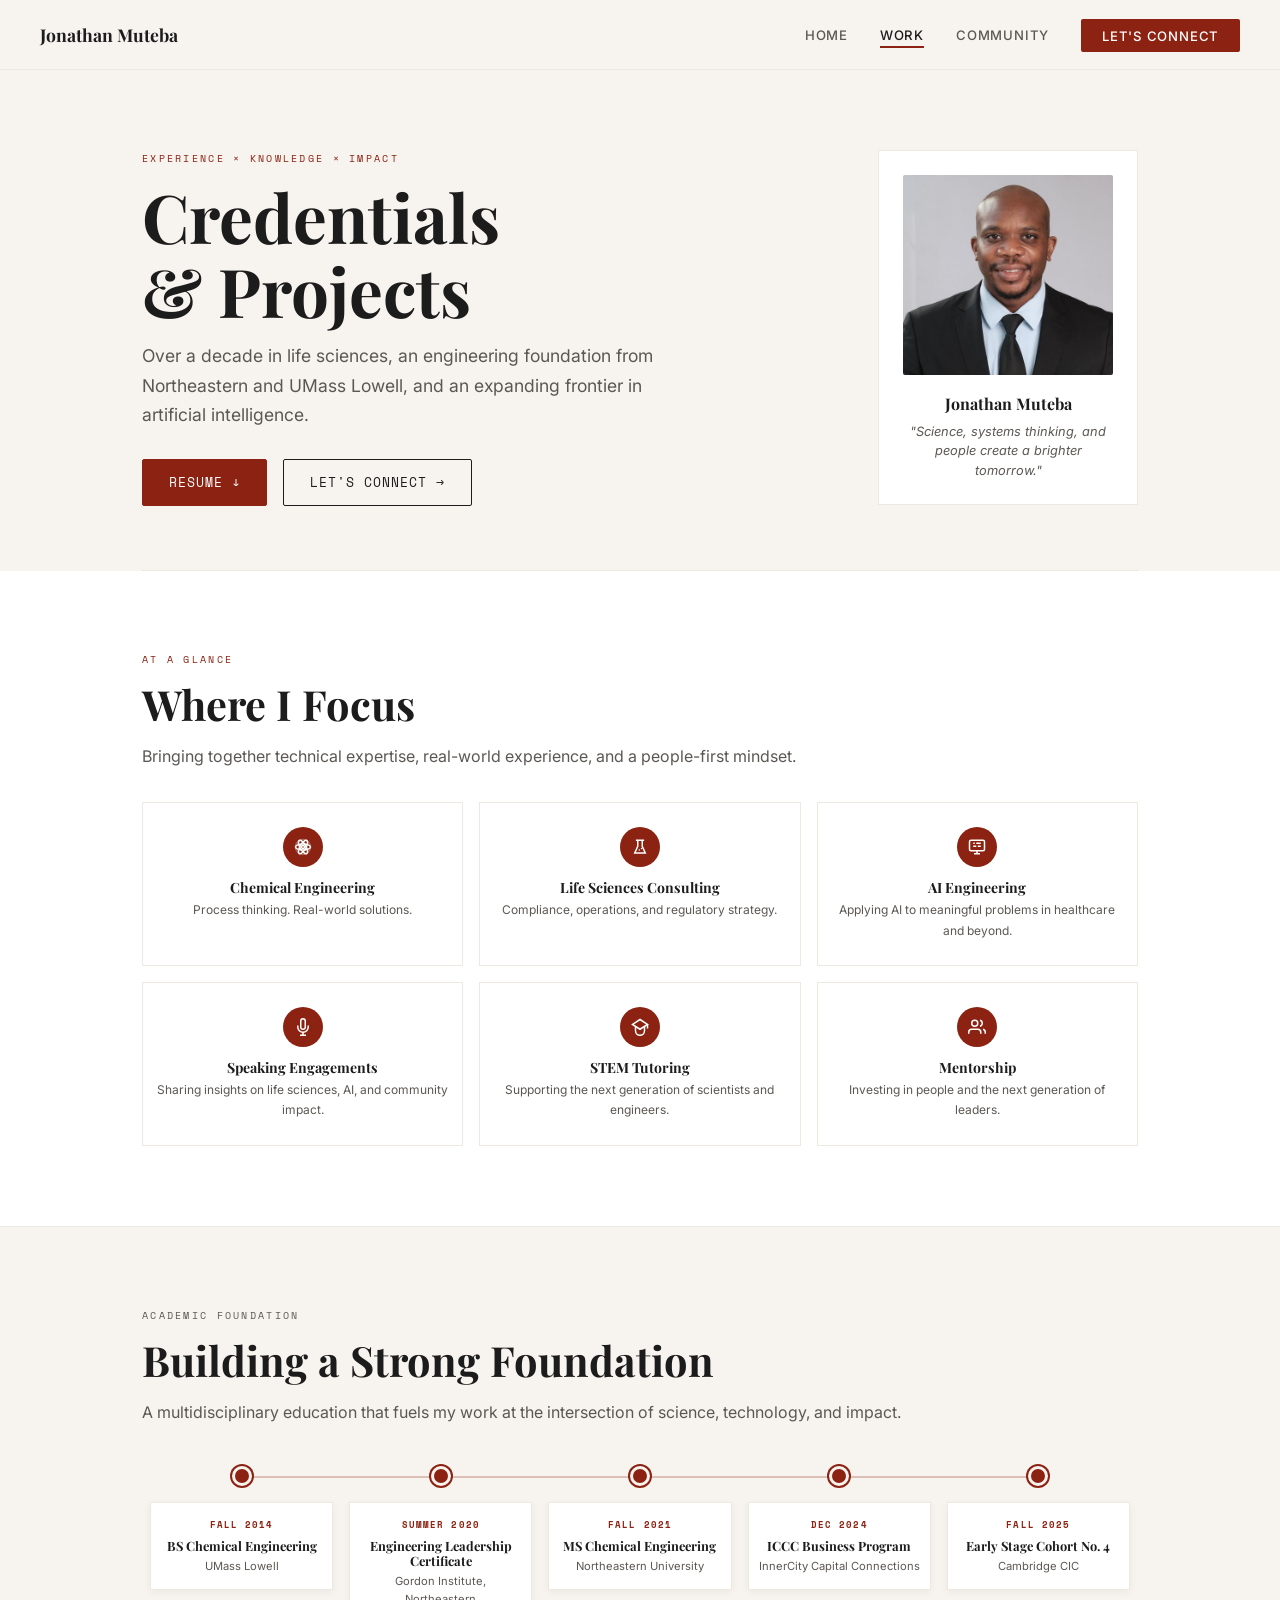
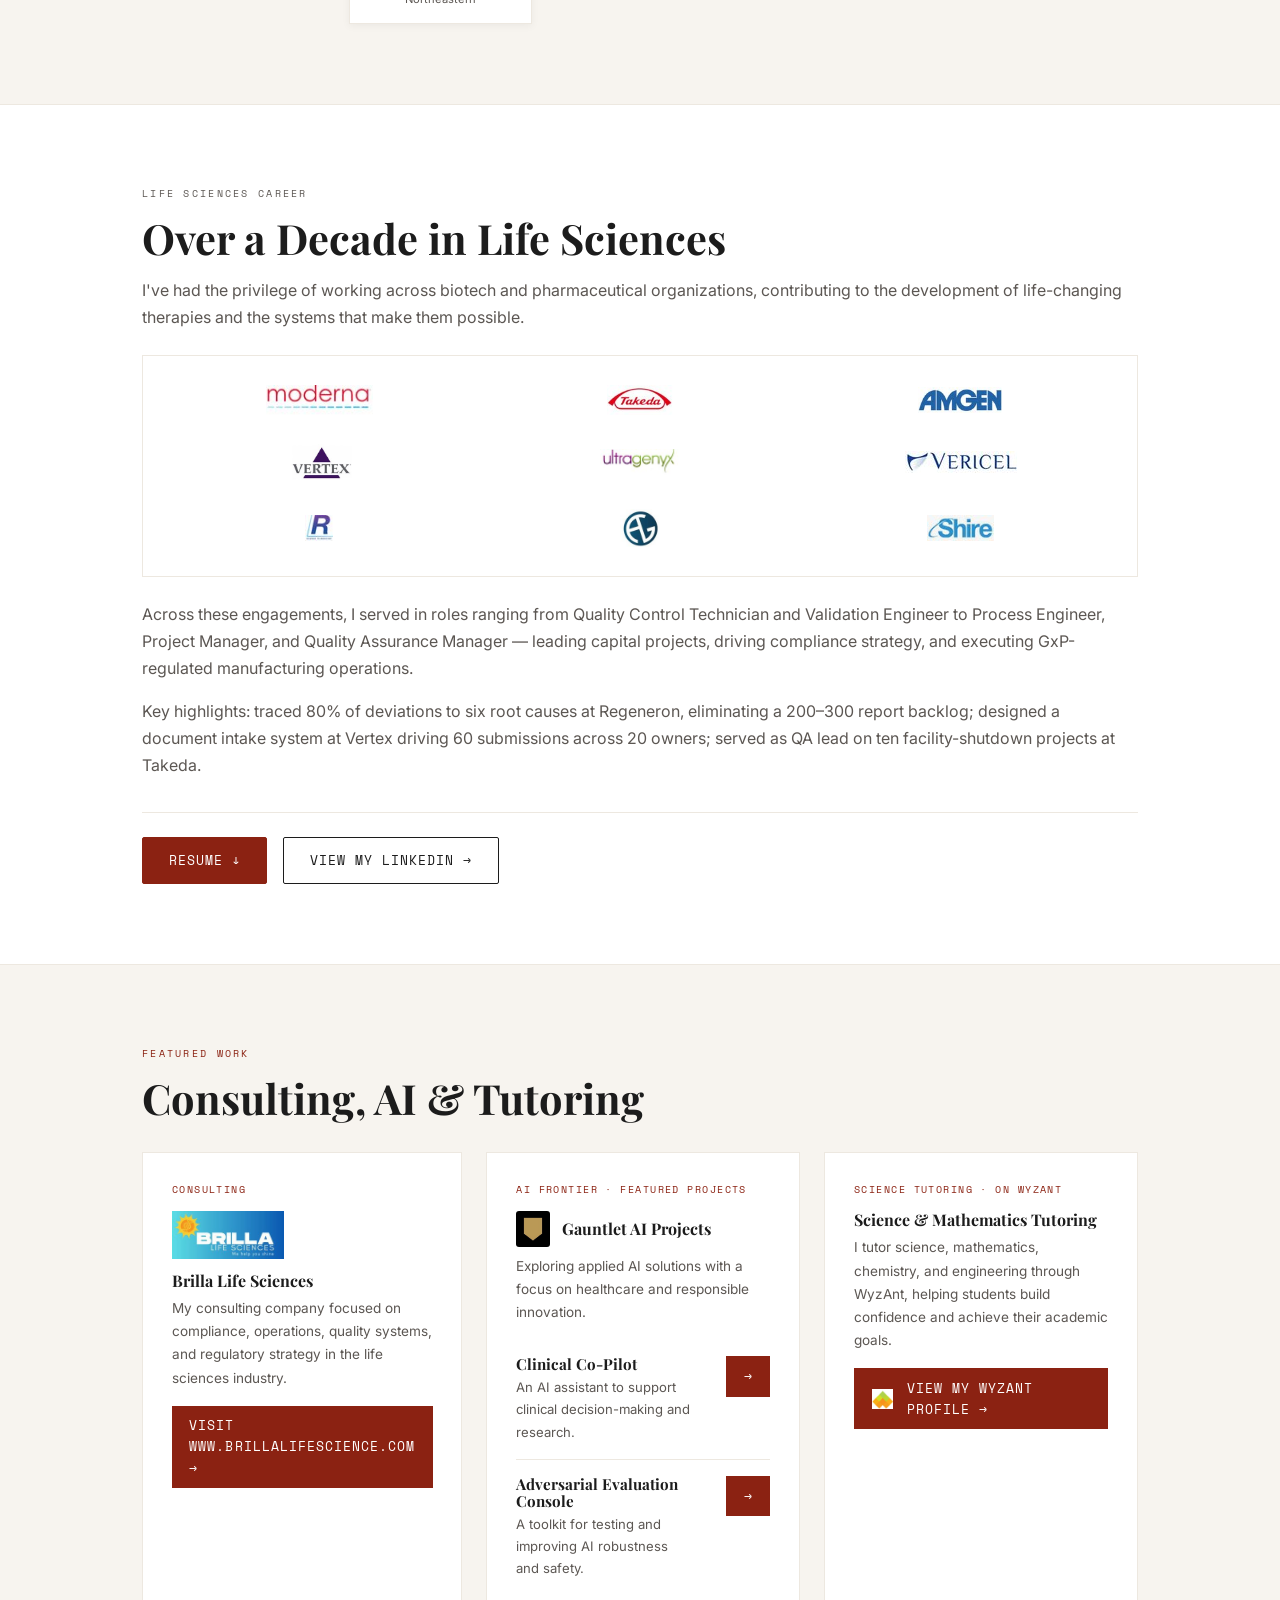
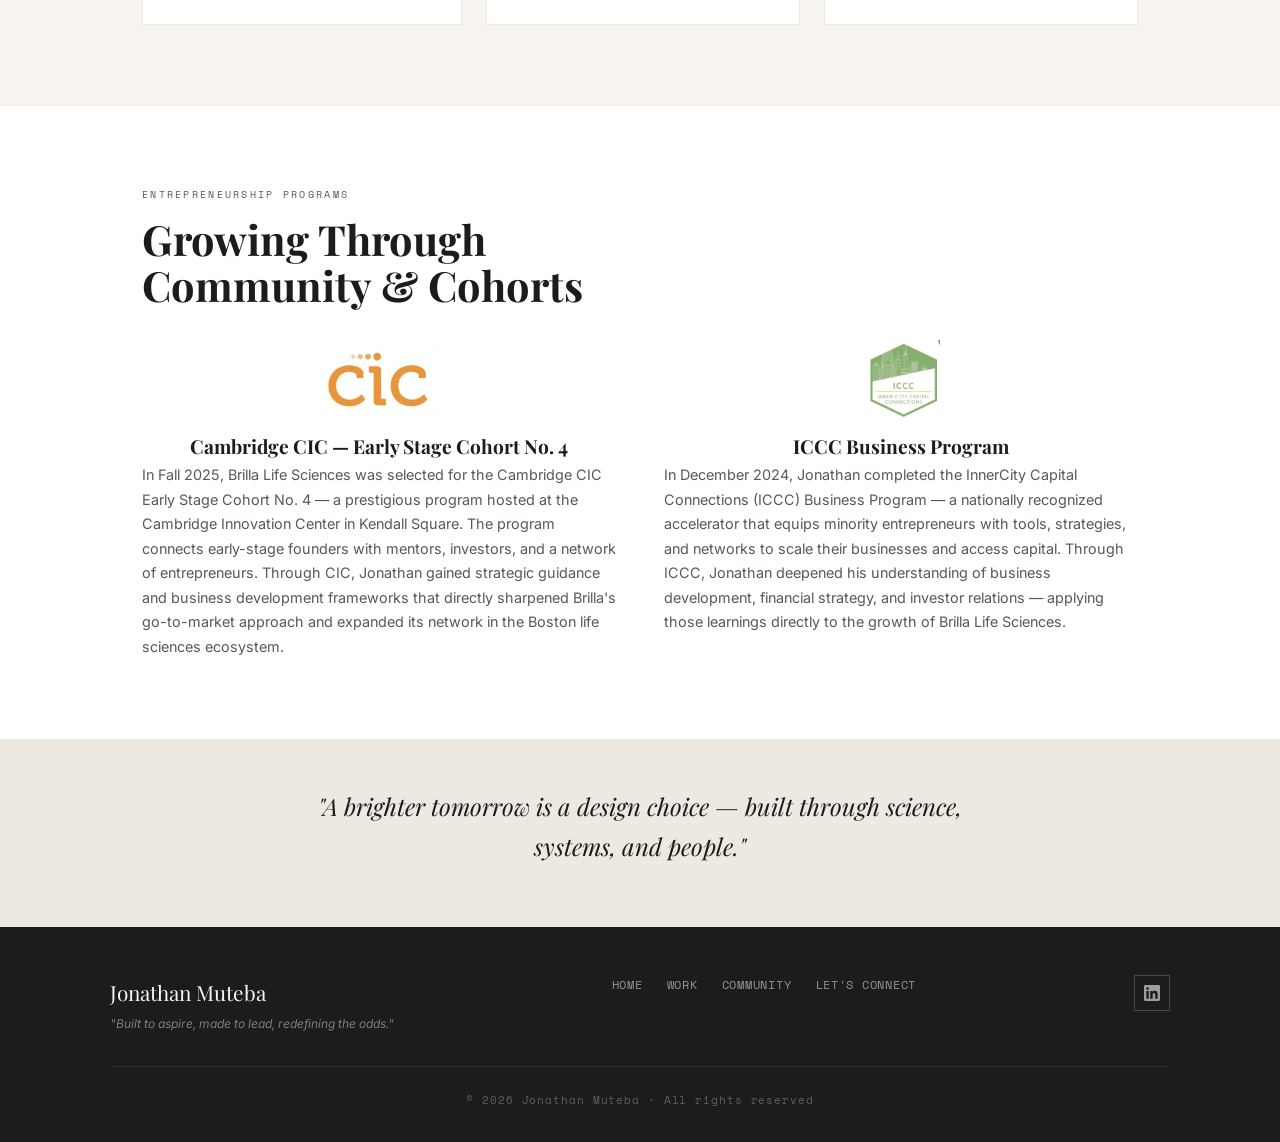
<file: Work.html>
<!DOCTYPE html>
<html lang="en">
<head>
<meta charset="UTF-8"><meta name="viewport" content="width=device-width, initial-scale=1.0">
<title>Credentials & Projects · Jonathan Muteba</title>
<link href="https://fonts.googleapis.com/css2?family=Playfair+Display:ital,wght@0,400;0,700;0,900;1,400;1,700&family=Inter:wght@300;400;500;600&family=Space+Mono:wght@400;700&display=swap" rel="stylesheet">
<style>*,*::before,*::after{box-sizing:border-box;margin:0;padding:0;}
img{display:block;max-width:100%;}
:root{
  --cream:#F7F4EF;
  --warm:#EDE8E0;
  --charcoal:#1C1C1C;
  --stone:#5C5753;
  --red:#8B2212;
  --red-light:#A0291A;
  --gold:#B8860B;
  --white:#FFFFFF;
  --font-display:'Playfair Display',serif;
  --font-body:'Inter',sans-serif;
  --font-mono:'Space Mono',monospace;
  --nav-h:70px;
  --max:1060px;
}
html{scroll-behavior:smooth;}
body{font-family:var(--font-body);background:var(--cream);color:var(--charcoal);line-height:1.65;overflow-x:hidden;}
a{color:inherit;text-decoration:none;}
h1,h2,h3,h4{font-family:var(--font-display);line-height:1.1;color:var(--charcoal);}
h1{font-size:clamp(2.6rem,6vw,4.2rem);font-weight:700;}
h2{font-size:clamp(1.7rem,3.5vw,2.6rem);font-weight:700;margin-bottom:1rem;}
h3{font-size:1.2rem;font-weight:700;margin-bottom:0.4rem;}
p{color:var(--stone);font-size:1rem;line-height:1.7;margin-bottom:1rem;}
p:last-child{margin-bottom:0;}

/* NAV */
nav{position:fixed;top:0;left:0;right:0;z-index:200;height:var(--nav-h);background:var(--cream);border-bottom:1px solid var(--warm);display:flex;align-items:center;justify-content:space-between;padding:0 2.5rem;}
.nav-brand{font-family:var(--font-display);font-size:1.1rem;color:var(--charcoal);font-weight:700;}
.nav-links{display:flex;align-items:center;gap:2rem;list-style:none;}
.nav-links a{font-size:0.82rem;font-weight:500;letter-spacing:0.06em;text-transform:uppercase;color:var(--stone);transition:color 0.2s;padding-bottom:3px;border-bottom:2px solid transparent;}
.nav-links a:hover,.nav-links a.active{color:var(--charcoal);border-bottom-color:var(--red);}
.nav-cta{background:var(--red)!important;color:var(--white)!important;padding:0.55rem 1.3rem!important;border-bottom:none!important;border-radius:2px;transition:background 0.2s!important;}
.nav-cta:hover{background:var(--red-light)!important;color:var(--white)!important;}
.hamburger{display:none;flex-direction:column;gap:5px;cursor:pointer;background:none;border:none;padding:4px;}
.hamburger span{display:block;width:22px;height:1.5px;background:var(--charcoal);}

/* PAGE WRAP */
.page-wrap{padding-top:var(--nav-h);}
.container{max-width:var(--max);margin:0 auto;padding:0 2rem;}

/* EYEBROW */
.eyebrow{font-family:var(--font-mono);font-size:0.65rem;letter-spacing:0.22em;text-transform:uppercase;color:var(--stone);margin-bottom:0.8rem;display:block;}
.eyebrow-red{color:var(--red);}

/* BUTTONS */
.btn{display:inline-flex;align-items:center;gap:0.5rem;padding:0.75rem 1.6rem;font-size:0.8rem;font-family:var(--font-mono);letter-spacing:0.08em;text-transform:uppercase;cursor:pointer;transition:all 0.2s;border-radius:2px;}
.btn-red{background:var(--red);color:var(--white);border:1px solid var(--red);}
.btn-red:hover{background:var(--red-light);border-color:var(--red-light);}
.btn-outline{background:transparent;color:var(--charcoal);border:1px solid var(--charcoal);}
.btn-outline:hover{background:var(--charcoal);color:var(--cream);}
.btn-outline-red{background:transparent;color:var(--red);border:1px solid var(--red);}
.btn-outline-red:hover{background:var(--red);color:var(--white);}

/* DIVIDER */
.rule{border:none;height:1px;background:var(--warm);margin:0;}
.section{padding:5rem 0;}
.section-sm{padding:3.5rem 0;}

/* FOOTER */
footer{background:var(--charcoal);color:var(--cream);padding:3rem 2.5rem 2rem;}
.footer-inner{max-width:var(--max);margin:0 auto;display:flex;align-items:flex-start;justify-content:space-between;flex-wrap:wrap;gap:2rem;}
.footer-brand{font-family:var(--font-display);font-size:1.3rem;margin-bottom:0.3rem;}
.footer-tagline{font-size:0.75rem;color:rgba(247,244,239,0.45);font-style:italic;}
.footer-links{display:flex;gap:1.5rem;align-items:center;}
.footer-links a{color:rgba(247,244,239,0.55);font-size:0.78rem;font-family:var(--font-mono);letter-spacing:0.06em;text-transform:uppercase;transition:color 0.2s;}
.footer-links a:hover{color:var(--cream);}
.footer-social{display:flex;gap:1rem;}
.footer-social a{display:flex;align-items:center;justify-content:center;width:36px;height:36px;border:1px solid rgba(247,244,239,0.2);color:rgba(247,244,239,0.6);transition:all 0.2s;}
.footer-social a:hover{border-color:var(--cream);color:var(--cream);}
.footer-bottom{max-width:var(--max);margin:2rem auto 0;padding-top:1.5rem;border-top:1px solid rgba(247,244,239,0.1);font-size:0.7rem;color:rgba(247,244,239,0.3);font-family:var(--font-mono);letter-spacing:0.08em;text-align:center;}

/* MOBILE */
@media(max-width:768px){
  nav{padding:0 1.2rem;}
  .nav-links{display:none;flex-direction:column;position:absolute;top:var(--nav-h);left:0;right:0;background:var(--cream);border-bottom:1px solid var(--warm);padding:1.5rem;gap:1rem;align-items:flex-start;}
  .nav-links.open{display:flex;}
  .hamburger{display:flex;}
  .container{padding:0 1.2rem;}
  .section{padding:3.5rem 0;}
  footer{padding:2.5rem 1.2rem 1.5rem;}
}
@media(prefers-reduced-motion:reduce){*,*::before,*::after{animation:none!important;transition:none!important;}}

.page-hero{padding:5rem 0 4rem;border-bottom:1px solid var(--warm);}
.page-hero-grid{display:grid;grid-template-columns:1fr auto;gap:3rem;align-items:start;}
.page-hero h1{margin-bottom:0.8rem;}
.page-hero .sub{font-size:1.1rem;color:var(--stone);max-width:520px;margin-bottom:1.8rem;}
.page-hero-aside{background:var(--white);border:1px solid var(--warm);padding:1.5rem;width:260px;text-align:center;}
.page-hero-aside img{width:100%;border-radius:2px;margin-bottom:1rem;object-fit:cover;height:200px;}
.page-hero-aside .aside-name{font-family:var(--font-display);font-size:1rem;font-weight:700;margin-bottom:0.3rem;}
.page-hero-aside .aside-quote{font-size:0.8rem;font-style:italic;color:var(--stone);line-height:1.5;}
.glance-grid{display:grid;grid-template-columns:repeat(3,1fr);gap:1rem;margin-top:2rem;}
.glance-card{text-align:center;padding:1.5rem 0.8rem;border:1px solid var(--warm);background:var(--white);}
.glance-card .gc-icon{width:40px;height:40px;background:var(--red);border-radius:50%;display:flex;align-items:center;justify-content:center;margin:0 auto 0.8rem;}
.glance-card .gc-icon svg{color:var(--white);}
.glance-card h4{font-family:var(--font-display);font-size:0.88rem;margin-bottom:0.3rem;}
.glance-card p{font-size:0.75rem;color:var(--stone);}
.logos-grid{display:flex;flex-wrap:wrap;gap:1.5rem;align-items:center;margin:1.5rem 0;}
.logos-grid span{font-family:var(--font-mono);font-size:0.75rem;font-weight:700;color:var(--stone);letter-spacing:0.05em;text-transform:uppercase;padding:0.4rem 0.8rem;border:1px solid var(--warm);background:var(--white);}
.work-cards{display:grid;grid-template-columns:1fr 1fr 1fr;gap:1.5rem;margin-top:2rem;}
.work-card{background:var(--white);border:1px solid var(--warm);padding:1.8rem;}
.work-card .wc-tag{font-family:var(--font-mono);font-size:0.6rem;letter-spacing:0.15em;text-transform:uppercase;color:var(--red);margin-bottom:0.8rem;display:block;}
.work-card h3{font-size:1rem;margin-bottom:0.5rem;}
.work-card p{font-size:0.85rem;margin-bottom:1rem;}
.work-card .wc-link{font-family:var(--font-mono);font-size:0.8rem;color:var(--white);background:var(--red);text-transform:uppercase;letter-spacing:0.08em;display:inline-flex;align-items:center;gap:0.5rem;padding:0.6rem 1.1rem;transition:background 0.2s;}
.work-card .wc-link:hover{background:var(--red-light);}
.project-row{display:flex;align-items:flex-start;justify-content:space-between;padding:1rem 0;border-bottom:1px solid var(--warm);gap:2rem;}
.project-row:last-child{border-bottom:none;}
.project-row h4{font-family:var(--font-display);font-size:0.95rem;margin-bottom:0.2rem;}
.project-row p{font-size:0.82rem;margin:0;}
.resume-box{background:var(--charcoal);padding:3rem;display:flex;align-items:center;justify-content:space-between;flex-wrap:wrap;gap:2rem;margin-top:3rem;}
.resume-box h2{color:var(--cream);font-size:1.4rem;margin-bottom:0.3rem;}
.resume-box p{color:rgba(247,244,239,0.6);margin:0;}
.quote-strip{background:var(--warm);padding:3rem;text-align:center;margin-top:0;}
.quote-strip blockquote{font-family:var(--font-display);font-size:clamp(1.1rem,2.5vw,1.5rem);font-style:italic;color:var(--charcoal);max-width:700px;margin:0 auto 0.8rem;}
.quote-strip cite{font-family:var(--font-mono);font-size:0.72rem;color:var(--stone);letter-spacing:0.1em;}
@media(max-width:900px){
  .page-hero-grid{grid-template-columns:1fr;}.page-hero-aside{width:100%;display:none;}
  .glance-grid-placeholder{}
  
  .work-cards{grid-template-columns:1fr;}
  .resume-box{flex-direction:column;}
}

/* TIMELINE */
.tl-wrap{margin-top:2.5rem;}
.tl-grid{display:grid;grid-template-columns:repeat(5,1fr);gap:0;position:relative;}
.tl-grid::before{content:'';position:absolute;top:10px;left:10%;right:10%;height:2px;background:var(--red);opacity:0.25;z-index:0;}
.tl-item{display:flex;flex-direction:column;align-items:center;text-align:center;padding:0 0.5rem;}
.tl-dot{width:20px;height:20px;background:var(--red);border-radius:50%;border:3px solid var(--cream);box-shadow:0 0 0 2px var(--red);flex-shrink:0;z-index:1;margin-bottom:1rem;}
.tl-card{background:var(--white);border:1px solid var(--warm);padding:0.9rem 0.6rem;width:100%;box-shadow:0 2px 8px rgba(0,0,0,0.05);}
.tl-year{font-family:var(--font-mono);font-size:0.58rem;color:var(--red);letter-spacing:0.12em;text-transform:uppercase;font-weight:700;margin-bottom:0.35rem;}
.tl-degree{font-family:var(--font-display);font-size:0.8rem;font-weight:700;color:var(--charcoal);line-height:1.2;margin-bottom:0.2rem;}
.tl-school{font-size:0.7rem;color:var(--stone);}

.logos-grid-imgs{display:grid;grid-template-columns:repeat(3,1fr);gap:1.8rem 2rem;align-items:center;justify-items:center;margin:1.5rem 0;padding:1.8rem 2rem;background:var(--white);border:1px solid var(--warm);}
.logo-item{display:flex;align-items:center;justify-content:center;}
</style>
</head>
<body>
<nav><a class="nav-brand" href="index.html">Jonathan Muteba</a><ul class="nav-links" id="navLinks"><li><a href="index.html" class="">Home</a></li><li><a href="work.html" class="active">Work</a></li><li><a href="community.html" class="">Community</a></li><li><a href="connect.html" class="nav-cta ">Let's Connect</a></li></ul><button class="hamburger" id="hamburger" aria-label="Menu"><span></span><span></span><span></span></button></nav>
<div class="page-wrap">

<div class="container">
  <div class="page-hero">
    <div class="page-hero-grid">
      <div>
        <span class="eyebrow eyebrow-red">Experience × Knowledge × Impact</span>
        <h1>Credentials<br>&amp; Projects</h1>
        <p class="sub">Over a decade in life sciences, an engineering foundation from Northeastern and UMass Lowell, and an expanding frontier in artificial intelligence.</p>
        <div style="display:flex;gap:1rem;flex-wrap:wrap;">
          <a href="/resume.pdf" download class="btn btn-red">Resume ↓</a>
          <a href="connect.html" class="btn btn-outline">Let's Connect →</a>
        </div>
      </div>
      <div class="page-hero-aside">
        <img src="[data-uri]" alt="Jonathan Muteba">
        <div class="aside-name">Jonathan Muteba</div>
        <div class="aside-quote">"Science, systems thinking, and people create a brighter tomorrow."</div>
      </div>
    </div>
  </div>
</div>

<section class="section" style="background:var(--white);">
  <div class="container">
    <span class="eyebrow eyebrow-red">At a Glance</span>
    <h2>Where I Focus</h2>
    <p>Bringing together technical expertise, real-world experience, and a people-first mindset.</p>
    <div class="glance-grid">
      <div class="glance-card"><div class="gc-icon"><svg width="18" height="18" viewBox="0 0 24 24" fill="none" stroke="currentColor" stroke-width="2"><circle cx="12" cy="12" r="2"/><path d="M12 2C6.5 2 2 6.5 2 12s4.5 10 10 10 10-4.5 10-10S17.5 2 12 2z" opacity="0.3"/><ellipse cx="12" cy="12" rx="10" ry="4"/><ellipse cx="12" cy="12" rx="10" ry="4" transform="rotate(60 12 12)"/><ellipse cx="12" cy="12" rx="10" ry="4" transform="rotate(120 12 12)"/></svg></div><h4>Chemical Engineering</h4><p>Process thinking. Real-world solutions.</p></div>
      <div class="glance-card"><div class="gc-icon"><svg width="18" height="18" viewBox="0 0 24 24" fill="none" stroke="currentColor" stroke-width="2"><path d="M9 3v8l-4 9h14l-4-9V3"/><path d="M6.5 3h11"/><circle cx="14" cy="14" r="1" fill="currentColor" stroke="none"/><circle cx="11" cy="16" r="1" fill="currentColor" stroke="none"/></svg></div><h4>Life Sciences Consulting</h4><p>Compliance, operations, and regulatory strategy.</p></div>
      <div class="glance-card"><div class="gc-icon"><svg width="18" height="18" viewBox="0 0 24 24" fill="none" stroke="currentColor" stroke-width="2"><rect x="2" y="3" width="20" height="14" rx="2"/><path d="M8 21h8M12 17v4"/><path d="M7 7h2M11 7h6M7 11h4M13 11h4"/></svg></div><h4>AI Engineering</h4><p>Applying AI to meaningful problems in healthcare and beyond.</p></div>
      <div class="glance-card"><div class="gc-icon"><svg width="18" height="18" viewBox="0 0 24 24" fill="none" stroke="currentColor" stroke-width="2"><path d="M12 1a3 3 0 0 0-3 3v8a3 3 0 0 0 6 0V4a3 3 0 0 0-3-3z"/><path d="M19 10v2a7 7 0 0 1-14 0v-2"/><line x1="12" y1="19" x2="12" y2="23"/><line x1="8" y1="23" x2="16" y2="23"/></svg></div><h4>Speaking Engagements</h4><p>Sharing insights on life sciences, AI, and community impact.</p></div>
      <div class="glance-card"><div class="gc-icon"><svg width="18" height="18" viewBox="0 0 24 24" fill="none" stroke="currentColor" stroke-width="2"><polygon points="12 2 22 8.5 12 15 2 8.5 12 2"/><path d="M6 11.5V17a6 6 0 0 0 12 0v-5.5"/><line x1="22" y1="8.5" x2="22" y2="14"/></svg></div><h4>STEM Tutoring</h4><p>Supporting the next generation of scientists and engineers.</p></div>
      <div class="glance-card"><div class="gc-icon"><svg width="18" height="18" viewBox="0 0 24 24" fill="none" stroke="currentColor" stroke-width="2"><path d="M17 21v-2a4 4 0 0 0-4-4H5a4 4 0 0 0-4 4v2"/><circle cx="9" cy="7" r="4"/><path d="M23 21v-2a4 4 0 0 0-3-3.87M16 3.13a4 4 0 0 1 0 7.75"/></svg></div><h4>Mentorship</h4><p>Investing in people and the next generation of leaders.</p></div>
    </div>
  </div>
</section>

<hr class="rule">

<section class="section">
  <div class="container">
    <span class="eyebrow">Academic Foundation</span>
    <h2>Building a Strong Foundation</h2>
    <p>A multidisciplinary education that fuels my work at the intersection of science, technology, and impact.</p>
    <div class="tl-wrap"><div class="tl-grid">
<div class="tl-item"><div class="tl-dot"></div><div class="tl-card"><div class="tl-year">Fall 2014</div><div class="tl-degree">BS Chemical Engineering</div><div class="tl-school">UMass Lowell</div></div></div>
<div class="tl-item"><div class="tl-dot"></div><div class="tl-card"><div class="tl-year">Summer 2020</div><div class="tl-degree">Engineering Leadership Certificate</div><div class="tl-school">Gordon Institute, Northeastern</div></div></div>
<div class="tl-item"><div class="tl-dot"></div><div class="tl-card"><div class="tl-year">Fall 2021</div><div class="tl-degree">MS Chemical Engineering</div><div class="tl-school">Northeastern University</div></div></div>
<div class="tl-item"><div class="tl-dot"></div><div class="tl-card"><div class="tl-year">Dec 2024</div><div class="tl-degree">ICCC Business Program</div><div class="tl-school">InnerCity Capital Connections</div></div></div>
<div class="tl-item"><div class="tl-dot"></div><div class="tl-card"><div class="tl-year">Fall 2025</div><div class="tl-degree">Early Stage Cohort No. 4</div><div class="tl-school">Cambridge CIC</div></div></div>
</div></div>
  </div>
</section>

<hr class="rule">

<section class="section" style="background:var(--white);">
  <div class="container">
    <span class="eyebrow">Life Sciences Career</span>
    <h2>Over a Decade in Life Sciences</h2>
    <p>I've had the privilege of working across biotech and pharmaceutical organizations, contributing to the development of life-changing therapies and the systems that make them possible.</p>
    <div class="logos-grid-imgs">
<div class="logo-item"><img src="[data-uri]" alt="Moderna" style="height:30px;object-fit:contain;" title="Moderna"></div>
<div class="logo-item"><img src="[data-uri]" alt="Takeda" style="height:30px;object-fit:contain;" title="Takeda"></div>
<div class="logo-item"><img src="[data-uri]" alt="Amgen" style="height:26px;object-fit:contain;" title="Amgen"></div>
<div class="logo-item"><img src="[data-uri]" alt="Vertex" style="height:36px;object-fit:contain;" title="Vertex"></div>
<div class="logo-item"><img src="[data-uri]" alt="Ultragenyx" style="height:26px;object-fit:contain;" title="Ultragenyx"></div>
<div class="logo-item"><img src="[data-uri]" alt="Vericel" style="height:22px;object-fit:contain;" title="Vericel"></div>
<div class="logo-item"><img src="[data-uri]" alt="Regeneron" style="height:26px;object-fit:contain;" title="Regeneron"></div>
<div class="logo-item"><img src="[data-uri]" alt="Azzur Group" style="height:38px;object-fit:contain;" title="Azzur Group"></div>
<div class="logo-item"><img src="[data-uri]" alt="Shire" style="height:26px;object-fit:contain;" title="Shire"></div>
    </div>
    <p>Across these engagements, I served in roles ranging from Quality Control Technician and Validation Engineer to Process Engineer, Project Manager, and Quality Assurance Manager — leading capital projects, driving compliance strategy, and executing GxP-regulated manufacturing operations.</p>
    <p>Key highlights: traced 80% of deviations to six root causes at Regeneron, eliminating a 200–300 report backlog; designed a document intake system at Vertex driving 60 submissions across 20 owners; served as QA lead on ten facility-shutdown projects at Takeda.</p>
    <div style="display:flex;gap:1rem;flex-wrap:wrap;margin-top:2rem;padding-top:1.5rem;border-top:1px solid var(--warm);">
      <a href="/resume.pdf" download class="btn btn-red">Resume ↓</a>
      <a href="https://linkedin.com/in/jonathanmuteba" target="_blank" rel="noopener" class="btn btn-outline">View My LinkedIn →</a>
    </div>
  </div>
</section>

<hr class="rule">

<section class="section">
  <div class="container">
    <span class="eyebrow eyebrow-red">Featured Work</span>
    <h2>Consulting, AI &amp; Tutoring</h2>
    <div class="work-cards">
      <div class="work-card">
        <span class="wc-tag">Consulting</span>
        <img src="[data-uri]" alt="Brilla Life Sciences" style="height:48px;object-fit:contain;margin:0.6rem 0 0.8rem;display:block;">
        <h3>Brilla Life Sciences</h3>
        <p>My consulting company focused on compliance, operations, quality systems, and regulatory strategy in the life sciences industry.</p>
        <a href="https://www.brillalifescience.com" target="_blank" rel="noopener" class="wc-link">Visit www.brillalifescience.com →</a>
      </div>
      <div class="work-card">
        <span class="wc-tag">AI Frontier · Featured Projects</span>
        <div style="display:flex;align-items:center;gap:0.8rem;margin:0.6rem 0 0.5rem;">
          <img src="[data-uri]" alt="Gauntlet AI" style="height:36px;object-fit:contain;background:#000;padding:4px;border-radius:3px;">
          <h3 style="margin:0;">Gauntlet AI Projects</h3>
        </div>
        <p>Exploring applied AI solutions with a focus on healthcare and responsible innovation.</p>
        <div class="project-row"><div><h4>Clinical Co-Pilot</h4><p>An AI assistant to support clinical decision-making and research.</p></div><a href="https://agent-production-b516.up.railway.app/" target="_blank" rel="noopener" class="wc-link">→</a></div>
        <div class="project-row"><div><h4>Adversarial Evaluation Console</h4><p>A toolkit for testing and improving AI robustness and safety.</p></div><a href="https://adversarial-redteam-platform-production.up.railway.app/" target="_blank" rel="noopener" class="wc-link">→</a></div>
      </div>
      <div class="work-card">
        <span class="wc-tag">Science Tutoring · On WyzAnt</span>
        <h3>Science &amp; Mathematics Tutoring</h3>
        <p>I tutor science, mathematics, chemistry, and engineering through WyzAnt, helping students build confidence and achieve their academic goals.</p>
        <a href="https://www.wyzant.com/match/tutor/80236460" target="_blank" rel="noopener" class="wc-link"><img src="[data-uri]" alt="WyzAnt" style="height:20px;object-fit:contain;vertical-align:middle;margin-right:0.4rem;">View My WyzAnt Profile →</a>
      </div>
    </div>
  </div>
</section>

<hr class="rule">

<section class="section" style="background:var(--white);">
  <div class="container">
    <span class="eyebrow">Entrepreneurship Programs</span>
    <h2>Growing Through<br>Community & Cohorts</h2>
    <div style="display:grid;grid-template-columns:1fr 1fr;gap:3rem;margin-top:2rem;text-align:center;">
      <div>
        <img src="[data-uri]" alt="Cambridge CIC logo" style="height:80px;object-fit:contain;display:block;margin:0 auto 1rem;"><h3>Cambridge CIC — Early Stage Cohort No. 4</h3>
        <p style="font-size:0.9rem;text-align:left;">In Fall 2025, Brilla Life Sciences was selected for the Cambridge CIC Early Stage Cohort No. 4 — a prestigious program hosted at the Cambridge Innovation Center in Kendall Square. The program connects early-stage founders with mentors, investors, and a network of entrepreneurs. Through CIC, Jonathan gained strategic guidance and business development frameworks that directly sharpened Brilla's go-to-market approach and expanded its network in the Boston life sciences ecosystem.</p>
      </div>
      <div>
        <img src="[data-uri]" alt="ICCC" style="height:80px;object-fit:contain;display:block;margin:0 auto 1rem;">
        <h3>ICCC Business Program</h3>
        <p style="font-size:0.9rem;text-align:left;">In December 2024, Jonathan completed the InnerCity Capital Connections (ICCC) Business Program — a nationally recognized accelerator that equips minority entrepreneurs with tools, strategies, and networks to scale their businesses and access capital. Through ICCC, Jonathan deepened his understanding of business development, financial strategy, and investor relations — applying those learnings directly to the growth of Brilla Life Sciences.</p>
      </div>
    </div>
  </div>
</section>

<div class="quote-strip">
  <blockquote>"A brighter tomorrow is a design choice — built through science, systems, and people."</blockquote>
</div>
<footer>
  <div class="footer-inner">
    <div><div class="footer-brand">Jonathan Muteba</div><div class="footer-tagline">"Built to aspire, made to lead, redefining the odds."</div></div>
    <div class="footer-links"><a href="index.html">Home</a><a href="work.html">Work</a><a href="community.html">Community</a><a href="connect.html">Let's Connect</a></div>
    <div class="footer-social">
      <a href="https://linkedin.com/in/jonathanmuteba" target="_blank" rel="noopener"><svg width="16" height="16" viewBox="0 0 24 24" fill="currentColor"><path d="M20.447 20.452h-3.554v-5.569c0-1.328-.027-3.037-1.852-3.037-1.853 0-2.136 1.445-2.136 2.939v5.667H9.351V9h3.414v1.561h.046c.477-.9 1.637-1.85 3.37-1.85 3.601 0 4.267 2.37 4.267 5.455v6.286zM5.337 7.433a2.062 2.062 0 0 1-2.063-2.065 2.064 2.064 0 1 1 2.063 2.065zm1.782 13.019H3.555V9h3.564v11.452zM22.225 0H1.771C.792 0 0 .774 0 1.729v20.542C0 23.227.792 24 1.771 24h20.451C23.2 24 24 23.227 24 22.271V1.729C24 .774 23.2 0 22.222 0h.003z"/></svg></a>
      
    </div>
  </div>
  <div class="footer-bottom">© 2026 Jonathan Muteba · All rights reserved</div>
</footer>
</div>

<script>
function initPage(){
  var h=document.getElementById('hamburger');var n=document.getElementById('navLinks');
  if(h&&n){h.addEventListener('click',function(){n.classList.toggle('open');});n.querySelectorAll('a').forEach(function(a){a.addEventListener('click',function(){n.classList.remove('open');});});}
}
var lbImages=[],lbIndex=0;
function openGallery(title,images){lbImages=images;lbIndex=0;document.getElementById('lbTitle').textContent=title;document.getElementById('lbModal').classList.add('open');renderLB();document.addEventListener('keydown',lbKey);}
function closeLB(){document.getElementById('lbModal').classList.remove('open');document.removeEventListener('keydown',lbKey);}
function lbKey(e){if(e.key==='ArrowRight')lbNext();if(e.key==='ArrowLeft')lbPrev();if(e.key==='Escape')closeLB();}
function lbNext(){lbIndex=(lbIndex+1)%lbImages.length;renderLB();}
function lbPrev(){lbIndex=(lbIndex-1+lbImages.length)%lbImages.length;renderLB();}
function renderLB(){var img=lbImages[lbIndex];document.getElementById('lbImgWrap').innerHTML=img.src?'<img src="'+img.src+'" alt="'+img.label+'">':'<div style="padding:2rem;color:#fff;font-family:monospace;">'+img.label+'</div>';document.getElementById('lbCounter').textContent=(lbIndex+1)+' / '+lbImages.length;}
initPage();</script>
</body>
</html>
</file>
